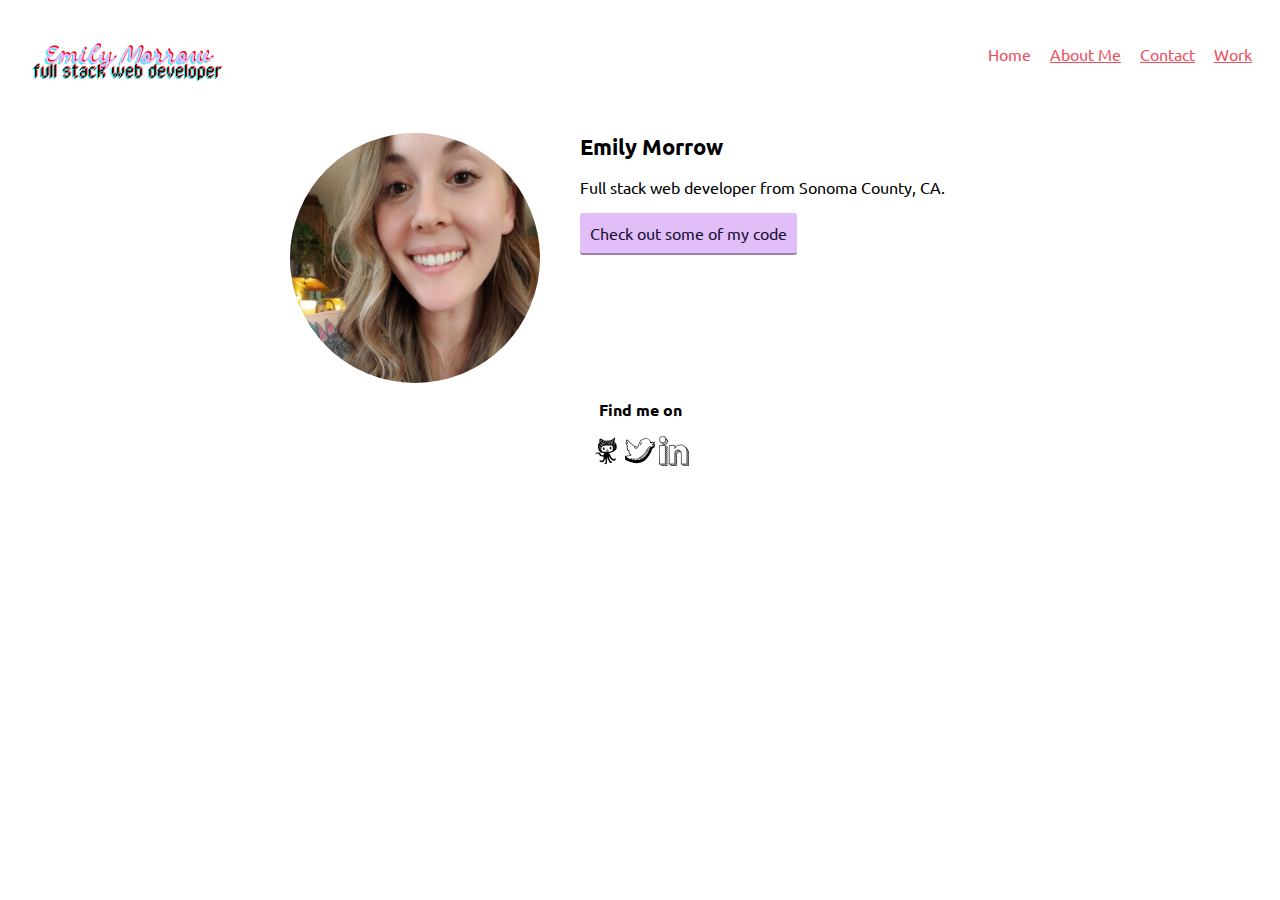
<file: index.html>
<!DOCTYPE html>
<html>

<head>
    <meta charset="utf-8">
    <title>Emily Morrow, Full Stack Web Developer</title>
    <link rel="icon" type="image/png" href="img/favicon-32x32.png" sizes="32x32">
    <link rel="preconnect" href="https://fonts.googleapis.com">
    <link rel="preconnect" href="https://fonts.gstatic.com" crossorigin>
    <link
        href="https://fonts.googleapis.com/css2?family=Ubuntu:ital,wght@0,300;0,400;0,500;0,700;1,300;1,400;1,500;1,700&display=swap"
        rel="stylesheet">
    <link rel="stylesheet" type="text/css" href="css/style.production.css">
    <meta name="viewport" content="width=device-width, initial-scale=1">
</head>

<body>
    <header class="page-header">
        <img src="img/emily-morrow-logo.png"
            alt="Personal logo of Emily Morrow, Full Stack Web Developer, Emily Morrow in pink cursive letters, Full Stack Web Developer in pixelated style lettering">
        <nav>
            <ul role="menubar" class="navigation-list">
                <li role="presentation">
                    <a href="index.html" role="menuitem" class="navigation-list__item navigation-list__item--active">Home</a>
                </li>
                <li role="presentation">
                    <a href="about.html" role="menuitem"
                        class="navigation-list__item">About Me</a>
                </li>
                <li role="presentation">
                    <a href="contact.html" role="menuitem" class="navigation-list__item">Contact</a>
                </li>
                <li role="presentation">
                    <a href="work.html" role="menuitem" class="navigation-list__item">Work</a>
                </li>
            </ul>
        </nav>
    </header>
    <div class="profile">
        <img src="img/personalphoto.png" class="profile_portrait" alt="Emily Morrow Portrait">
        <h1>Emily Morrow</h1>
        <p>
            Full stack <span>web</span> developer from Sonoma County, CA.
        </p>
        <a class="button" href="work.html">Check out some of my code</a>
    </div>

    <footer class="page-footer">
        <p>Find me on</p>
        <div class="social-media">
            <a href="https://github.com/emilym1989/" target="_blank"><img src="img/github_icon.svg" alt="Github"></a>
            <a href="https://x.com" target="_blank"><img src="img/twitter_icon.svg" alt="Twitter"></a>
            <a href="https://www.linkedin.com/in/emilymorrowchc/" target="_blank"><img src="img/linkedin_icon.svg"
                    alt="LinkedIn"></a>
        </div>
    </footer>
</body>

</html>
</file>
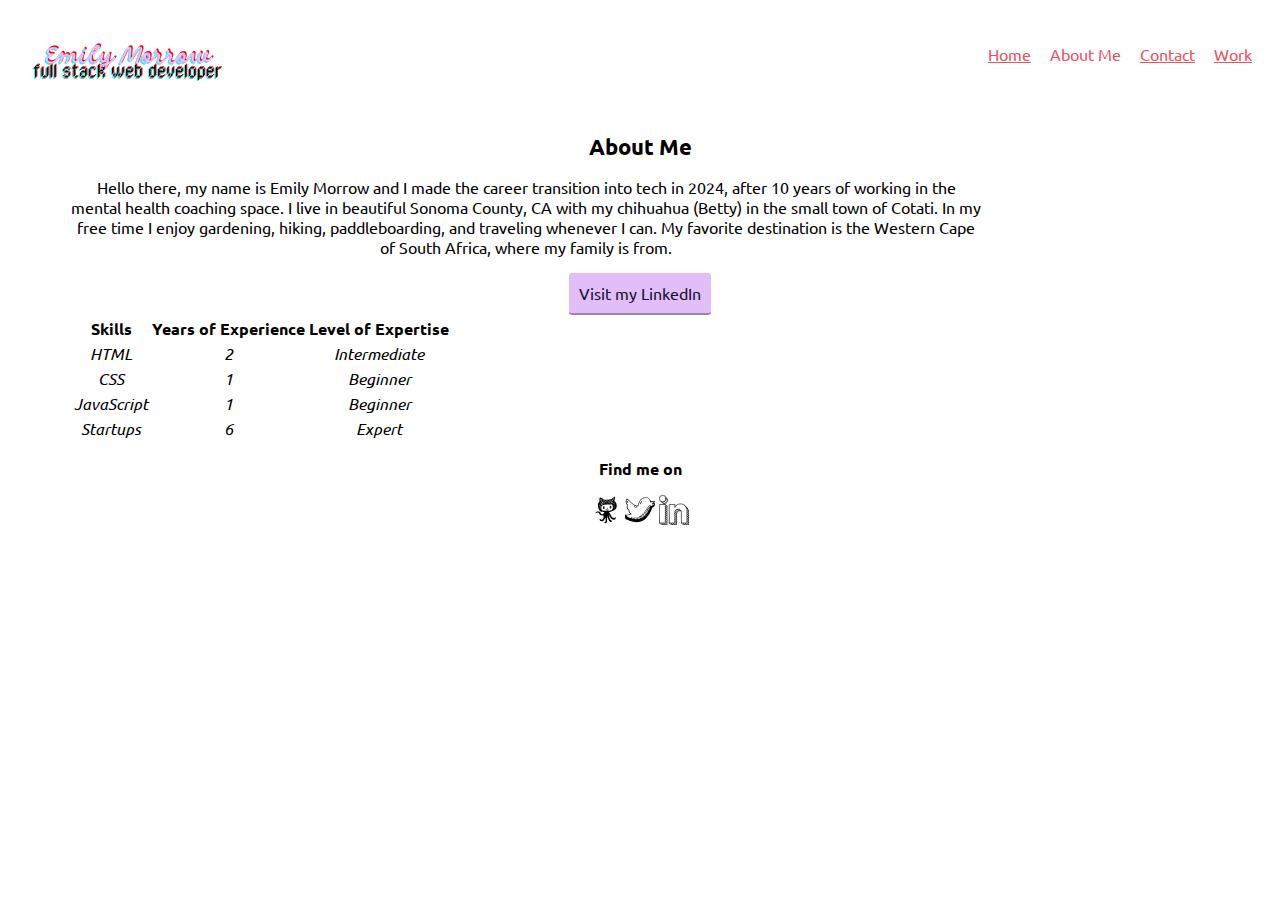
<file: about.html>
<!DOCTYPE html>
<html>
    <head>
        <meta charset="utf-8">
        <title>Emily Morrow, Full Stack Web Developer</title>
        <link rel="icon" type="image/png" href="/img/favicon-32x32.png" sizes="32x32">
        <link rel="preconnect" href="https://fonts.googleapis.com">
        <link rel="preconnect" href="https://fonts.gstatic.com" crossorigin>
        <link href="https://fonts.googleapis.com/css2?family=Ubuntu:ital,wght@0,300;0,400;0,500;0,700;1,300;1,400;1,500;1,700&display=swap" rel="stylesheet">
        <link rel="stylesheet" type="text/css" href="css/style.production.css">
        <meta name="viewport" content="width=device-width, initial-scale=1">
    </head>

    <body>
        <header class="page-header">
            <img src="img/emily-morrow-logo.png" alt="Personal logo of Emily Morrow, Full Stack Web Developer, Emily Morrow in pink cursive letters, Full Stack Web Developer in pixelated style lettering" >
            <nav>
                <ul role="menubar" class="navigation-list">
                    <li role="presentation">
                        <a href="index.html" role="menuitem" class="navigation-list__item">Home</a>
                    </li> 
                    <li role="presentation">
                        <a href="about.html" role="menuitem" class="navigation-list__item navigation-list__item--active">About Me</a>
                    </li>
                    <li role="presentation">
                        <a href="contact.html" role="menuitem" class="navigation-list__item">Contact</a>
                    </li>
                    <li role="presentation">
                        <a href="work.html" role="menuitem" class="navigation-list__item">Work</a>
                    </li>
                </ul>
                </nav>
        </header>

        <main class="container">
        <h1>About Me</h1>
        <p class="about-me-text">Hello there, my name is Emily Morrow and I made the career transition into tech in 2024, after 10 years of working in the mental health coaching space. I live in beautiful Sonoma County, CA with my chihuahua (Betty) in the small town of Cotati. In my free time I enjoy gardening, hiking, paddleboarding, and traveling whenever I can. My favorite destination is the Western Cape of South Africa, where my family is from.
        </p>
        <a href="https://www.linkedin.com/in/emilymorrowchc/" class="button" target="_blank" linkedin>Visit my LinkedIn</a>
        
        <table class="experience_table">
         <thead>
                <tr>
                    <th>Skills</th>
                    <th>Years of Experience</th>
                    <th>Level of Expertise</th>
                </tr>
            </thead>
            <tbody>
                <tr>
                    <td>HTML</td>
                    <td>2</td>
                    <td>Intermediate</td>
                </tr>
                <tr>
                    <td>CSS</td>
                    <td>1</td>
                    <td>Beginner</td>
                </tr>
                <tr>
                    <td>JavaScript</td>
                    <td>1</td>
                    <td>Beginner</td>
                </tr>
                <tr>
                    <td>Startups</td>
                    <td>6</td>
                    <td>Expert</td>
                </tr>
            </tbody>
        </table>

    </main>

        <footer>
            <p>Find me on</p>
            <a href="https://github.com/emilym1989/" target="_blank"><img src="img/github_icon.svg" alt="Github"></a>
            <a href="https://x.com" target="_blank"><img src="img/twitter_icon.svg" alt="Twitter"></a>
            <a href="https://www.linkedin.com/in/emilymorrowchc/" target="_blank"><img src="img/linkedin_icon.svg" alt="LinkedIn"></a>
        <br>
        </footer>
    </body>

</html>
</file>
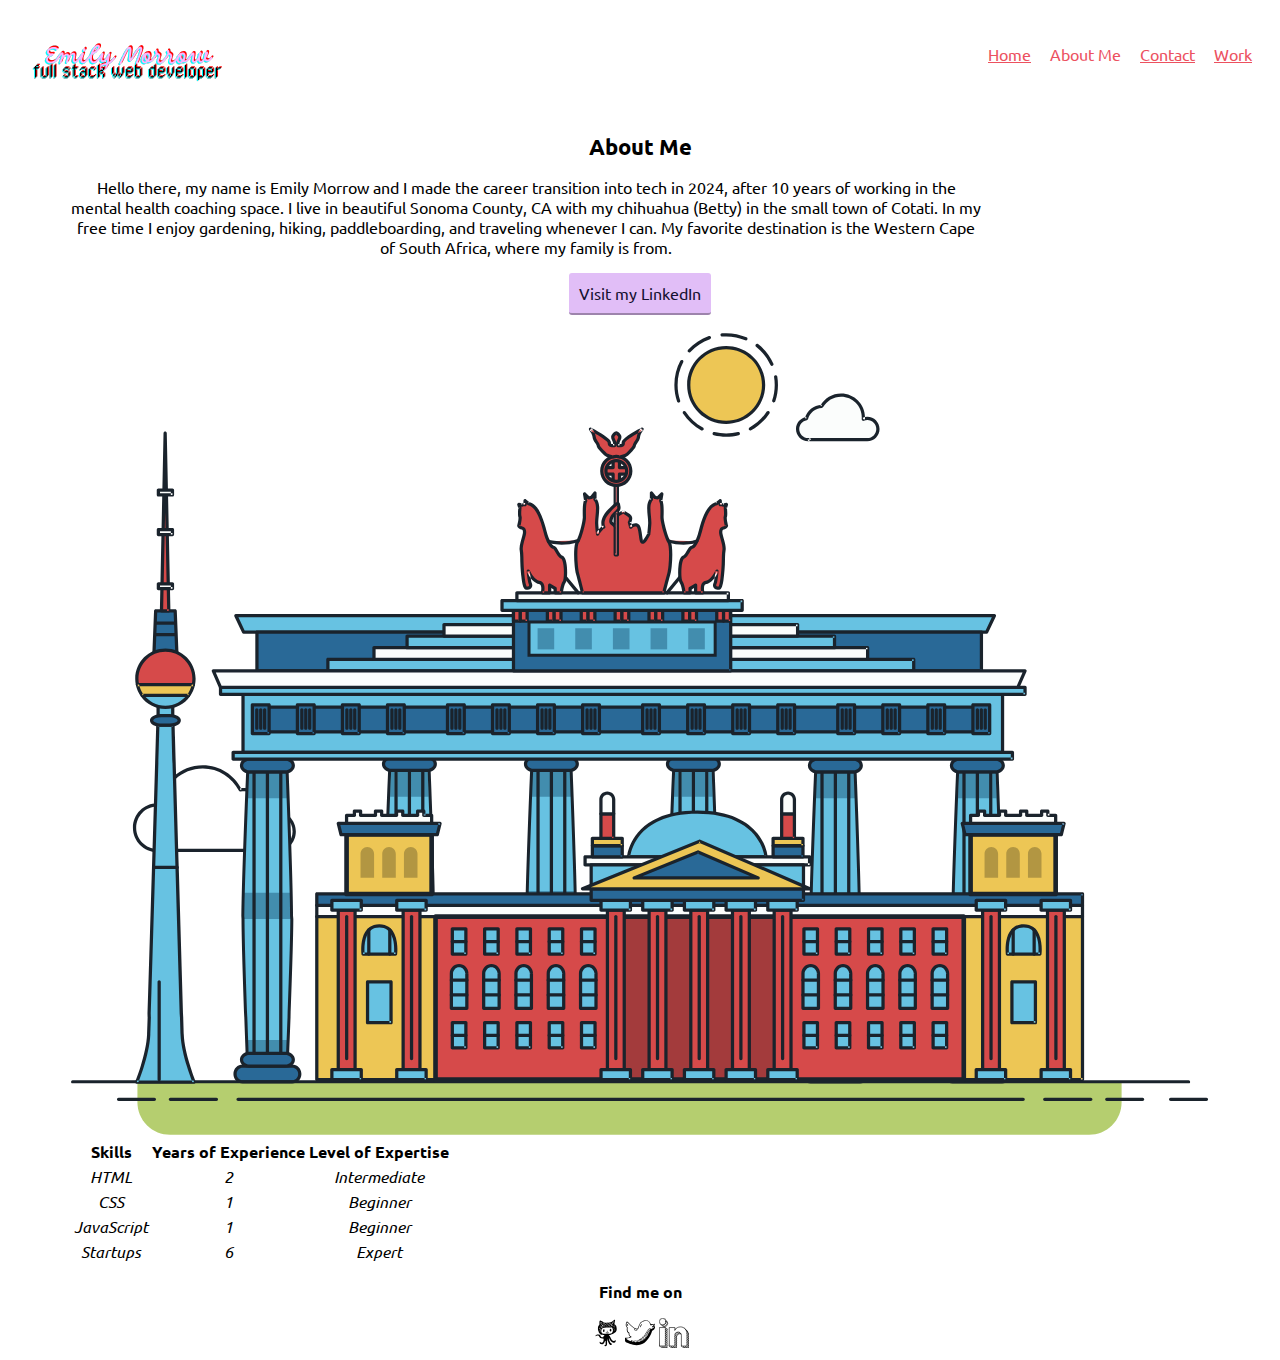
<file: aboutme.html>
<!DOCTYPE html>
<html>
    <head>
        <meta charset="utf-8">
        <title>Emily Morrow, Full Stack Web Developer</title>
        <link rel="icon" type="image/png" href="/img/favicon-32x32.png" sizes="32x32" />
        <link rel="preconnect" href="https://fonts.googleapis.com">
        <link rel="preconnect" href="https://fonts.gstatic.com" crossorigin>
        <link href="https://fonts.googleapis.com/css2?family=Ubuntu:ital,wght@0,300;0,400;0,500;0,700;1,300;1,400;1,500;1,700&display=swap" rel="stylesheet">
        <link rel="stylesheet" type="text/css" href="css/style.production.css">
        <meta name="viewport" content="width=device-width, initial-scale=1">
    </head>

    <body>
        <header class="page-header">
            <img src="/img/emily-morrow-logo.png" alt="Personal logo of Emily Morrow, Full Stack Web Developer, Emily Morrow in pink cursive letters, Full Stack Web Developer in pixelated style lettering" >
            <nav>
                <ul role="menubar" class="navigation-list">
                    <li role="presentation">
                        <a href="index.html" role="menuitem" class="navigation-list__item">Home</a>
                    </li> 
                    <li role="presentation">
                        <a href="about.html" role="menuitem" class="navigation-list__item navigation-list__item--active">About Me</a>
                    </li>
                    <li role="presentation">
                        <a href="contact.html" role="menuitem" class="navigation-list__item">Contact</a>
                    </li>
                    <li role="presentation">
                        <a href="work.html" role="menuitem" class="navigation-list__item">Work</a>
                    </li>
                </ul>
                </nav>
        </header>

        <main class="container">
        <h1>About Me</h1>
        <p class="about-me-text">Hello there, my name is Emily Morrow and I made the career transition into tech in 2024, after 10 years of working in the mental health coaching space. I live in beautiful Sonoma County, CA with my chihuahua (Betty) in the small town of Cotati. In my free time I enjoy gardening, hiking, paddleboarding, and traveling whenever I can. My favorite destination is the Western Cape of South Africa, where my family is from.
        </p>
        <a href="https://www.linkedin.com/in/emilymorrowchc/" class="button" target="_blank" linkedin>Visit my LinkedIn</a>

        <svg id="about-picture" xmlns="http://www.w3.org/2000/svg" class="berlin-illustration" height="auto" viewBox="0 0 700 505" xmlns:xlink="http://www.w3.org/1999/xlink">
            <defs>
                <polygon id="a" points=".06 231.917 .06 .929 688.717 .929 688.717 231.917"></polygon>
            </defs>
            <g fill="none" fill-rule="evenodd">
              <g transform="translate(0 241)" class="cloud-front">
              <path fill="#1A232C" d="M87.602,29 L87.602,28 C87.326,28.001 87.103,28.024 86.927,28.033 L86.979,29.031 L87.947,28.78 C85.741,20.282 78.041,14.002 68.852,14 C67.858,14 66.904,14.096 65.98,14.231 L66.125,15.22 L67.019,14.772 C62.626,6.015 53.567,0.001 43.102,0 C29.041,0.002 17.524,10.848 16.443,24.632 L17.44,24.71 L17.606,23.724 C16.803,23.589 15.969,23.5 15.102,23.5 C6.817,23.501 0.102,30.215 0.102,38.5 C0.102,46.785 6.817,53.499 15.102,53.5 L87.602,53.5 C94.644,53.499 100.351,47.792 100.352,40.75 C100.351,33.708 94.644,28.001 87.602,28 L87.602,30 C90.573,30 93.254,31.202 95.203,33.149 C97.15,35.097 98.351,37.778 98.352,40.75 C98.351,43.722 97.15,46.403 95.203,48.351 C93.254,50.298 90.573,51.5 87.602,51.5 L15.102,51.5 C11.509,51.5 8.265,50.046 5.909,47.692 C3.555,45.337 2.102,42.093 2.102,38.5 C2.102,34.907 3.555,31.663 5.909,29.308 C8.265,26.954 11.509,25.5 15.102,25.5 C15.831,25.5 16.553,25.575 17.273,25.697 C17.551,25.743 17.832,25.672 18.055,25.499 C18.277,25.325 18.414,25.07 18.436,24.789 C19.436,12.04 30.094,1.998 43.102,2 C52.786,1.999 61.163,7.564 65.231,15.669 C65.425,16.055 65.842,16.272 66.27,16.21 C67.132,16.084 67.988,16 68.852,16 C77.108,15.998 84.027,21.647 86.011,29.283 C86.13,29.741 86.557,30.054 87.031,30.03 C87.27,30.017 87.457,29.999 87.602,30 L87.602,29" transform="translate(38 36)"></path>
                </g>
                <path fill="#B5CE6F" d="M646.484,484.382 C646.484,489.501 644.531,494.62 640.627,498.525 C636.722,502.43 631.603,504.382 626.484,504.382 L60.873,504.382 C55.754,504.382 50.636,502.43 46.731,498.525 C42.826,494.62 40.873,489.501 40.873,484.382 L40.873,471.917 L646.484,471.917 L646.484,484.382"></path>
                <polyline fill="#67C2E2" points="334.824 185.029 101.449 185.029 106.209 195.08 563.438 195.08 568.2 185.029 334.824 185.029"></polyline>
                <path fill="#1A232C" d="M334.824,185.029 L334.824,184.029 L101.449,184.029 C101.104,184.029 100.788,184.203 100.604,184.494 C100.42,184.785 100.398,185.146 100.545,185.457 L105.306,195.508 C105.471,195.856 105.824,196.079 106.209,196.079 L563.438,196.079 C563.824,196.079 564.177,195.856 564.342,195.508 L569.104,185.457 C569.251,185.146 569.229,184.785 569.045,184.494 C568.861,184.203 568.544,184.029 568.2,184.029 L334.824,184.029 L334.824,186.029 L566.62,186.029 L562.806,194.08 L106.842,194.08 L103.029,186.029 L334.824,186.029 L334.824,185.029"></path>
                <polygon fill="#296997" points="114.416 218.974 560.222 218.974 560.222 195.08 114.416 195.08"></polygon>
                <path fill="#1A232C" d="M560.222,218.974 L560.222,217.974 L115.416,217.974 L115.416,196.079 L559.222,196.079 L559.222,218.974 L560.222,218.974 L560.222,217.974 L560.222,218.974 L561.222,218.974 L561.222,195.08 C561.222,194.816 561.115,194.559 560.929,194.372 C560.742,194.186 560.485,194.08 560.222,194.08 L114.416,194.08 C114.152,194.08 113.895,194.186 113.708,194.372 C113.522,194.559 113.416,194.816 113.416,195.08 L113.416,218.974 C113.416,219.237 113.522,219.495 113.708,219.681 C113.895,219.867 114.152,219.974 114.416,219.974 L560.222,219.974 C560.485,219.974 560.742,219.867 560.929,219.681 C561.115,219.495 561.222,219.237 561.222,218.974 L560.222,218.974"></path>
                <polygon fill="#67C2E2" points="105.85 269.08 573.225 269.08 573.225 233.398 105.85 233.398"></polygon>
                <path fill="#1A232C" d="M573.225,233.398 L573.225,232.398 L105.85,232.398 C105.587,232.398 105.329,232.505 105.143,232.691 C104.957,232.877 104.85,233.134 104.85,233.398 L104.85,269.08 C104.85,269.344 104.957,269.601 105.143,269.788 C105.329,269.974 105.587,270.08 105.85,270.08 L573.225,270.08 C573.488,270.08 573.745,269.974 573.932,269.788 C574.118,269.601 574.225,269.344 574.225,269.08 L574.225,233.398 C574.225,233.134 574.118,232.877 573.932,232.691 C573.745,232.505 573.488,232.398 573.225,232.398 L573.225,233.398 L572.225,233.398 L572.225,268.08 L106.85,268.08 L106.85,234.398 L573.225,234.398 L573.225,233.398 L572.225,233.398 L573.225,233.398"></path>
                <polygon fill="#296997" points="116.751 256.508 562.557 256.508 562.557 241.243 116.751 241.243"></polygon>
                <path fill="#1A232C" d="M562.557,256.508 L562.557,255.508 L117.75,255.508 L117.75,242.243 L561.557,242.243 L561.557,256.508 L562.557,256.508 L562.557,255.508 L562.557,256.508 L563.557,256.508 L563.557,241.243 C563.557,240.979 563.45,240.722 563.264,240.535 C563.078,240.349 562.82,240.243 562.557,240.243 L116.75,240.243 C116.487,240.243 116.23,240.349 116.043,240.535 C115.857,240.722 115.751,240.979 115.751,241.243 L115.751,256.508 C115.751,256.771 115.857,257.029 116.043,257.215 C116.23,257.401 116.487,257.508 116.751,257.508 L562.557,257.508 C562.82,257.508 563.077,257.401 563.264,257.215 C563.45,257.029 563.557,256.771 563.557,256.508 L562.557,256.508"></path>
                <polygon fill="#67C2E2" points="158.07 218.974 518.563 218.974 518.563 211.858 158.07 211.858"></polygon>
                <path fill="#1A232C" d="M518.563,211.858 L518.563,210.858 L158.07,210.858 C157.807,210.858 157.549,210.964 157.363,211.151 C157.177,211.337 157.07,211.594 157.07,211.858 L157.07,218.974 C157.07,219.237 157.177,219.495 157.363,219.681 C157.549,219.867 157.807,219.974 158.07,219.974 L518.563,219.974 C518.826,219.974 519.083,219.867 519.27,219.681 C519.456,219.495 519.562,219.237 519.562,218.974 L519.562,211.858 C519.562,211.594 519.456,211.337 519.27,211.151 C519.083,210.964 518.826,210.858 518.563,210.858 L518.563,211.858 L517.563,211.858 L517.563,217.974 L159.07,217.974 L159.07,212.858 L518.563,212.858 L518.563,211.858 L517.563,211.858 L518.563,211.858"></path>
                <polygon fill="#FBFDFC" points="186.438 211.858 490.194 211.858 490.194 204.741 186.438 204.741"></polygon>
                <path fill="#1A232C" d="M490.194,204.741 L490.194,203.741 L186.438,203.741 C186.175,203.741 185.917,203.848 185.731,204.034 C185.545,204.221 185.438,204.478 185.438,204.741 L185.438,211.858 C185.438,212.121 185.545,212.379 185.731,212.565 C185.917,212.751 186.175,212.858 186.438,212.858 L490.194,212.858 C490.458,212.858 490.715,212.751 490.902,212.565 C491.088,212.379 491.194,212.121 491.194,211.858 L491.194,204.741 C491.194,204.478 491.088,204.221 490.902,204.034 C490.715,203.848 490.458,203.741 490.194,203.741 L490.194,204.741 L489.194,204.741 L489.194,210.858 L187.438,210.858 L187.438,205.741 L490.194,205.741 L490.194,204.741 L489.194,204.741 L490.194,204.741"></path>
                <polygon fill="#67C2E2" points="206.805 204.741 469.828 204.741 469.828 197.624 206.805 197.624"></polygon>
                <path fill="#1A232C" d="M469.828,197.624 L469.828,196.624 L206.805,196.624 C206.541,196.624 206.284,196.731 206.098,196.917 C205.911,197.103 205.805,197.361 205.805,197.624 L205.805,204.741 C205.805,205.005 205.911,205.262 206.098,205.449 C206.284,205.635 206.541,205.741 206.805,205.741 L469.828,205.741 C470.091,205.741 470.349,205.635 470.535,205.449 C470.722,205.262 470.828,205.005 470.828,204.741 L470.828,197.624 C470.828,197.361 470.722,197.103 470.535,196.917 C470.349,196.731 470.091,196.624 469.828,196.624 L469.828,197.624 L468.828,197.624 L468.828,203.741 L207.805,203.741 L207.805,198.624 L469.828,198.624 L469.828,197.624 L468.828,197.624 L469.828,197.624"></path>
                <polygon fill="#FBFDFC" points="229.521 197.624 447.111 197.624 447.111 190.509 229.521 190.509"></polygon>
                <path fill="#1A232C" d="M447.111,190.509 L447.111,189.509 L229.521,189.509 C229.258,189.509 229,189.616 228.814,189.802 C228.628,189.988 228.521,190.246 228.521,190.509 L228.521,197.624 C228.521,197.888 228.628,198.145 228.814,198.332 C229,198.518 229.258,198.624 229.521,198.624 L447.111,198.624 C447.375,198.624 447.632,198.518 447.818,198.332 C448.005,198.145 448.111,197.888 448.111,197.624 L448.111,190.509 C448.111,190.246 448.005,189.988 447.818,189.802 C447.632,189.616 447.375,189.509 447.111,189.509 L447.111,190.509 L446.111,190.509 L446.111,196.624 L230.521,196.624 L230.521,191.509 L447.111,191.509 L447.111,190.509 L446.111,190.509 L447.111,190.509"></path>
                <path fill="#67C2E2" d="M135.607,355.447 C135.163,337.766 134.264,313.326 133.648,297.387 C133.274,287.721 133.004,281.18 133.004,281.18 L108.722,281.18 C108.722,281.18 108.452,287.721 108.079,297.387 C107.462,313.326 106.563,337.766 106.119,355.447 C105.953,362.059 105.85,367.732 105.85,371.653 L105.85,371.654 C105.85,386.117 107.243,424.332 108.089,446.189 C108.457,455.706 108.722,462.126 108.722,462.126 L133.004,462.126 C133.004,462.126 133.269,455.706 133.637,446.189 C134.482,424.332 135.876,386.117 135.876,371.654 L135.876,371.653 C135.876,367.732 135.773,362.059 135.607,355.447"></path>
                <path fill="#428DAE" d="M133.648 297.387L108.079 297.387C108.452 287.721 108.722 281.18 108.722 281.18L133.004 281.18C133.004 281.18 133.274 287.721 133.648 297.387M135.876 371.654L105.85 371.654 105.85 371.653C105.85 367.732 105.953 362.059 106.119 355.447L135.607 355.447C135.773 362.059 135.876 367.732 135.876 371.653L135.876 371.654M133.004 462.126L108.722 462.126C108.722 462.126 108.457 455.706 108.089 446.189L133.637 446.189C133.269 455.706 133.004 462.126 133.004 462.126"></path>
                <path fill="#1A232C" d="M109.612,461.199 L132.114,461.199 C132.447,453.007 134.949,390.886 134.949,371.653 C134.949,352.42 132.447,290.299 132.114,282.108 L109.612,282.108 C109.279,290.299 106.778,352.42 106.778,371.653 C106.778,390.886 109.279,453.007 109.612,461.199 Z M133.895,463.054 L107.832,463.054 L107.794,462.164 C107.766,461.466 104.922,392.193 104.922,371.653 C104.922,351.114 107.766,281.839 107.794,281.142 L107.832,280.252 L133.895,280.252 L133.931,281.142 C133.96,281.839 136.804,351.114 136.804,371.653 C136.804,392.193 133.96,461.466 133.931,462.164 L133.895,463.054 L133.895,463.054 Z"></path>
                <path fill="#1A232C" d="M111.638 281.18L111.638 462.126C111.638 462.679 112.086 463.126 112.638 463.126 113.19 463.126 113.638 462.679 113.638 462.126L113.638 281.18C113.638 280.628 113.19 280.18 112.638 280.18 112.086 280.18 111.638 280.628 111.638 281.18M119.863 281.18L119.863 462.126C119.863 462.679 120.311 463.126 120.863 463.126 121.416 463.126 121.863 462.679 121.863 462.126L121.863 281.18C121.863 280.628 121.416 280.18 120.863 280.18 120.311 280.18 119.863 280.628 119.863 281.18M128.088 281.18L128.088 462.126C128.088 462.679 128.536 463.126 129.088 463.126 129.64 463.126 130.088 462.679 130.088 462.126L130.088 281.18C130.088 280.628 129.64 280.18 129.088 280.18 128.536 280.18 128.088 280.628 128.088 281.18"></path>
                <path fill="#296997" d="M136.79,277.265 C136.79,279.418 134.675,281.18 132.09,281.18 L109.636,281.18 C107.051,281.18 104.936,279.418 104.936,277.265 C104.936,275.111 107.051,273.349 109.636,273.349 L132.09,273.349 C134.675,273.349 136.79,275.111 136.79,277.265"></path>
                <path fill="#1A232C" d="M136.79,277.265 L135.79,277.265 C135.789,278.005 135.433,278.704 134.769,279.262 C134.109,279.814 133.155,280.181 132.09,280.18 L109.636,280.18 C108.571,280.181 107.617,279.814 106.956,279.262 C106.293,278.704 105.936,278.005 105.936,277.265 C105.936,276.524 106.293,275.825 106.957,275.267 C107.617,274.715 108.571,274.348 109.636,274.349 L132.09,274.349 C133.155,274.348 134.109,274.716 134.769,275.267 C135.433,275.825 135.789,276.524 135.79,277.265 L137.79,277.265 C137.791,275.851 137.09,274.593 136.049,273.731 C135.006,272.863 133.61,272.35 132.09,272.349 L109.636,272.349 C108.116,272.35 106.72,272.863 105.676,273.731 C104.636,274.593 103.935,275.851 103.936,277.265 C103.935,278.678 104.636,279.937 105.677,280.798 C106.72,281.666 108.116,282.179 109.636,282.18 L132.09,282.18 C133.61,282.179 135.006,281.666 136.049,280.798 C137.09,279.937 137.791,278.678 137.79,277.265 L136.79,277.265"></path>
                <path fill="#296997" d="M140.775,467.217 C140.775,469.803 138.661,471.917 136.076,471.917 L105.65,471.917 C103.065,471.917 100.951,469.803 100.951,467.217 L100.951,466.825 C100.951,464.241 103.065,462.126 105.65,462.126 L136.076,462.126 C138.661,462.126 140.775,464.241 140.775,466.825 L140.775,467.217"></path>
                <path fill="#1A232C" d="M140.775,467.217 L139.775,467.217 C139.775,468.235 139.361,469.155 138.688,469.83 C138.013,470.503 137.093,470.917 136.076,470.917 L105.65,470.917 C104.633,470.917 103.713,470.504 103.038,469.83 C102.365,469.155 101.951,468.235 101.951,467.217 L101.951,466.825 C101.951,465.808 102.365,464.889 103.038,464.214 C103.713,463.54 104.633,463.127 105.65,463.126 L136.076,463.126 C137.093,463.127 138.013,463.54 138.688,464.214 C139.362,464.889 139.775,465.808 139.775,466.825 L139.775,467.217 L141.775,467.217 L141.775,466.825 C141.772,463.684 139.217,461.13 136.076,461.126 L105.65,461.126 C102.509,461.13 99.955,463.684 99.951,466.825 L99.951,467.217 C99.954,470.36 102.509,472.914 105.65,472.917 L136.076,472.917 C139.217,472.914 141.772,470.36 141.775,467.217 L140.775,467.217"></path>
                <path fill="#296997" d="M136.79,458.208 C136.79,460.363 134.675,462.126 132.09,462.126 L109.636,462.126 C107.051,462.126 104.936,460.363 104.936,458.208 C104.936,456.057 107.051,454.292 109.636,454.292 L132.09,454.292 C134.675,454.292 136.79,456.057 136.79,458.208"></path>
                <path fill="#1A232C" d="M136.79,458.208 L135.79,458.208 C135.789,458.949 135.432,459.649 134.769,460.207 C134.108,460.76 133.154,461.128 132.09,461.126 L109.636,461.126 C108.572,461.128 107.617,460.76 106.957,460.207 C106.293,459.649 105.936,458.949 105.936,458.208 C105.936,457.47 106.293,456.77 106.957,456.212 C107.617,455.659 108.572,455.291 109.636,455.292 L132.09,455.292 C133.154,455.291 134.108,455.659 134.769,456.212 C135.433,456.77 135.789,457.47 135.79,458.208 L137.79,458.208 C137.791,456.796 137.09,455.538 136.05,454.675 C135.006,453.808 133.61,453.294 132.09,453.292 L109.636,453.292 C108.115,453.294 106.719,453.808 105.676,454.675 C104.636,455.538 103.935,456.796 103.936,458.208 C103.935,459.622 104.636,460.881 105.676,461.743 C106.72,462.611 108.116,463.125 109.636,463.126 L132.09,463.126 C133.61,463.125 135.006,462.611 136.05,461.743 C137.09,460.881 137.791,459.622 137.79,458.208 L136.79,458.208"></path>
                <path fill="#67C2E2" d="M572.471,355.447 C572.025,337.766 571.126,313.326 570.51,297.387 C570.137,287.721 569.867,281.18 569.867,281.18 L545.585,281.18 C545.585,281.18 545.315,287.721 544.942,297.387 C544.326,313.326 543.427,337.766 542.981,355.447 C542.815,362.059 542.713,367.732 542.713,371.653 L542.713,371.654 C542.713,386.117 544.107,424.332 544.952,446.189 C545.32,455.706 545.585,462.126 545.585,462.126 L569.867,462.126 C569.867,462.126 570.132,455.706 570.499,446.189 C571.346,424.332 572.739,386.117 572.739,371.654 L572.739,371.653 C572.739,367.732 572.637,362.059 572.471,355.447"></path>
                <path fill="#428DAE" d="M569.582 297.387L566.951 297.387 566.951 282.108 568.977 282.108C569.063 284.206 569.29 289.841 569.582 297.387M564.951 297.387L545.871 297.387C546.162 289.841 546.39 284.206 546.476 282.108L564.951 282.108 564.951 297.387M571.8 369.187L566.951 369.187 566.951 356.265 571.562 356.265C571.685 361.272 571.771 365.701 571.8 369.187M564.951 369.187L543.653 369.187C543.684 365.512 543.777 360.79 543.912 355.447L553.551 355.447 553.551 356.265 564.951 356.265 564.951 369.187"></path>
                <path fill="#1A232C" d="M546.476,461.199 L568.977,461.199 C569.31,453.007 571.812,390.886 571.812,371.653 C571.812,352.42 569.31,290.299 568.977,282.108 L546.476,282.108 C546.142,290.299 543.642,352.42 543.642,371.653 C543.642,390.886 546.142,453.007 546.476,461.199 M570.758,463.054 L544.694,463.054 L544.658,462.164 C544.629,461.466 541.785,392.193 541.785,371.653 C541.785,351.114 544.629,281.839 544.658,281.142 L544.694,280.252 L570.758,280.252 L570.795,281.142 C570.823,281.839 573.667,351.114 573.667,371.653 C573.667,392.193 570.823,461.466 570.795,462.164 L570.758,463.054"></path>
                <path fill="#1A232C" d="M548.501 281.18L548.501 462.126C548.501 462.679 548.949 463.126 549.501 463.126 550.053 463.126 550.501 462.679 550.501 462.126L550.501 281.18C550.501 280.628 550.053 280.18 549.501 280.18 548.949 280.18 548.501 280.628 548.501 281.18M556.727 281.18L556.727 462.126C556.727 462.679 557.174 463.126 557.727 463.126 558.279 463.126 558.727 462.679 558.727 462.126L558.727 281.18C558.727 280.628 558.279 280.18 557.727 280.18 557.174 280.18 556.727 280.628 556.727 281.18M564.951 281.18L564.951 462.126C564.951 462.679 565.399 463.126 565.951 463.126 566.503 463.126 566.951 462.679 566.951 462.126L566.951 281.18C566.951 280.628 566.503 280.18 565.951 280.18 565.399 280.18 564.951 280.628 564.951 281.18"></path>
                <path fill="#296997" d="M573.653,277.265 C573.653,279.418 571.537,281.18 568.953,281.18 L546.499,281.18 C543.915,281.18 541.799,279.418 541.799,277.265 C541.799,275.111 543.915,273.349 546.499,273.349 L568.953,273.349 C571.537,273.349 573.653,275.111 573.653,277.265"></path>
                <path fill="#1A232C" d="M573.653,277.265 L572.653,277.265 C572.653,278.005 572.296,278.704 571.632,279.262 C570.972,279.814 570.017,280.181 568.953,280.18 L546.499,280.18 C545.435,280.181 544.48,279.814 543.82,279.262 C543.156,278.704 542.8,278.005 542.799,277.265 C542.8,276.525 543.156,275.825 543.82,275.267 C544.481,274.715 545.435,274.348 546.499,274.349 L568.953,274.349 C570.017,274.348 570.972,274.715 571.632,275.267 C572.296,275.825 572.653,276.525 572.653,277.265 L574.653,277.265 C574.654,275.851 573.953,274.593 572.912,273.731 C571.869,272.863 570.473,272.35 568.953,272.349 L546.499,272.349 C544.979,272.35 543.583,272.863 542.54,273.731 C541.499,274.593 540.798,275.851 540.799,277.265 C540.798,278.679 541.499,279.937 542.54,280.798 C543.583,281.666 544.979,282.179 546.499,282.18 L568.953,282.18 C570.473,282.179 571.869,281.666 572.912,280.798 C573.953,279.937 574.654,278.679 574.653,277.265 L573.653,277.265"></path>
                <path fill="#296997" d="M577.639,467.217 C577.639,469.803 575.524,471.917 572.938,471.917 L542.514,471.917 C539.929,471.917 537.813,469.803 537.813,467.217 L537.813,466.825 C537.813,464.241 539.929,462.126 542.514,462.126 L572.938,462.126 C575.524,462.126 577.639,464.241 577.639,466.825 L577.639,467.217"></path>
                <path fill="#1A232C" d="M577.639,467.217 L576.639,467.217 C576.638,468.235 576.225,469.155 575.551,469.83 C574.876,470.503 573.956,470.917 572.938,470.917 L542.514,470.917 C541.497,470.917 540.576,470.503 539.901,469.83 C539.227,469.155 538.814,468.234 538.813,467.217 L538.813,466.825 C538.814,465.808 539.227,464.889 539.901,464.214 C540.576,463.54 541.497,463.127 542.514,463.126 L572.938,463.126 C573.956,463.127 574.876,463.54 575.551,464.214 C576.225,464.888 576.638,465.808 576.639,466.825 L576.639,467.217 L578.639,467.217 L578.639,466.825 C578.635,463.684 576.081,461.13 572.938,461.126 L542.514,461.126 C539.372,461.13 536.817,463.684 536.813,466.825 L536.813,467.217 C536.817,470.36 539.372,472.914 542.514,472.917 L572.938,472.917 C576.081,472.914 578.635,470.359 578.639,467.217 L577.639,467.217"></path>
                <path fill="#296997" d="M573.653,458.208 C573.653,460.363 571.537,462.126 568.953,462.126 L546.499,462.126 C543.915,462.126 541.799,460.363 541.799,458.208 C541.799,456.057 543.915,454.292 546.499,454.292 L568.953,454.292 C571.537,454.292 573.653,456.057 573.653,458.208"></path>
                <path fill="#1A232C" d="M573.653,458.208 L572.653,458.208 C572.653,458.949 572.296,459.649 571.632,460.207 C570.971,460.76 570.017,461.128 568.953,461.126 L546.499,461.126 C545.435,461.128 544.481,460.76 543.82,460.207 C543.157,459.649 542.799,458.949 542.799,458.208 C542.799,457.47 543.156,456.77 543.82,456.212 C544.481,455.659 545.435,455.291 546.499,455.292 L568.953,455.292 C570.017,455.291 570.971,455.659 571.632,456.212 C572.296,456.77 572.653,457.47 572.653,458.208 L574.653,458.208 C574.654,456.796 573.953,455.538 572.912,454.675 C571.869,453.808 570.473,453.294 568.953,453.292 L546.499,453.292 C544.979,453.294 543.583,453.808 542.54,454.675 C541.499,455.538 540.798,456.796 540.799,458.208 C540.798,459.622 541.499,460.881 542.54,461.743 C543.583,462.611 544.979,463.125 546.499,463.126 L568.953,463.126 C570.473,463.125 571.869,462.611 572.912,461.743 C573.953,460.881 574.654,459.622 574.653,458.208 L573.653,458.208"></path>
                <path fill="#67C2E2" d="M485.098,355.447 C484.654,337.766 483.753,313.326 483.137,297.387 C482.764,287.721 482.494,281.18 482.494,281.18 L458.213,281.18 C458.213,281.18 457.942,287.721 457.569,297.387 C456.953,313.326 456.055,337.766 455.608,355.447 C455.443,362.059 455.34,367.732 455.34,371.653 L455.34,371.654 C455.34,386.117 456.733,424.332 457.58,446.189 C457.948,455.706 458.213,462.126 458.213,462.126 L482.494,462.126 C482.494,462.126 482.759,455.706 483.126,446.189 C483.973,424.332 485.366,386.117 485.366,371.654 L485.366,371.653 C485.366,367.732 485.265,362.059 485.098,355.447"></path>
                <path fill="#428DAE" d="M483.137 297.387L457.569 297.387C457.942 287.721 458.213 281.18 458.213 281.18L482.494 281.18C482.494 281.18 482.764 287.721 483.137 297.387M485.355 369.187L455.351 369.187C455.382 365.502 455.475 360.78 455.608 355.447L485.098 355.447C485.232 360.78 485.325 365.502 485.355 369.187"></path>
                <path fill="#1A232C" d="M459.103,461.199 L481.605,461.199 C481.938,453.007 484.439,390.886 484.439,371.653 C484.439,352.42 481.938,290.299 481.605,282.108 L459.103,282.108 C458.769,290.299 456.268,352.42 456.268,371.653 C456.268,390.886 458.769,453.007 459.103,461.199 Z M483.386,463.054 L457.321,463.054 L457.285,462.164 C457.256,461.466 454.412,392.193 454.412,371.653 C454.412,351.114 457.256,281.839 457.285,281.142 L457.321,280.252 L483.386,280.252 L483.422,281.142 C483.45,281.839 486.294,351.114 486.294,371.653 C486.294,392.193 483.45,461.466 483.422,462.164 L483.386,463.054 L483.386,463.054 Z"></path>
                <path fill="#1A232C" d="M461.128 281.18L461.128 462.126C461.128 462.679 461.576 463.126 462.128 463.126 462.68 463.126 463.128 462.679 463.128 462.126L463.128 281.18C463.128 280.628 462.68 280.18 462.128 280.18 461.576 280.18 461.128 280.628 461.128 281.18M469.354 281.18L469.354 462.126C469.354 462.679 469.801 463.126 470.354 463.126 470.906 463.126 471.354 462.679 471.354 462.126L471.354 281.18C471.354 280.628 470.906 280.18 470.354 280.18 469.801 280.18 469.354 280.628 469.354 281.18M477.578 281.18L477.578 462.126C477.578 462.679 478.026 463.126 478.578 463.126 479.13 463.126 479.578 462.679 479.578 462.126L479.578 281.18C479.578 280.628 479.13 280.18 478.578 280.18 478.026 280.18 477.578 280.628 477.578 281.18"></path>
                <path fill="#296997" d="M486.281,277.265 C486.281,279.418 484.164,281.18 481.58,281.18 L459.126,281.18 C456.542,281.18 454.426,279.418 454.426,277.265 C454.426,275.111 456.542,273.349 459.126,273.349 L481.58,273.349 C484.164,273.349 486.281,275.111 486.281,277.265"></path>
                <path fill="#1A232C" d="M486.281,277.265 L485.281,277.265 C485.281,278.005 484.924,278.704 484.26,279.262 C483.599,279.814 482.644,280.181 481.58,280.18 L459.126,280.18 C458.062,280.181 457.107,279.814 456.447,279.262 C455.783,278.704 455.427,278.005 455.426,277.265 C455.427,276.525 455.783,275.825 456.447,275.267 C457.108,274.715 458.062,274.348 459.126,274.349 L481.58,274.349 C482.644,274.348 483.599,274.716 484.26,275.268 C484.924,275.825 485.281,276.525 485.281,277.265 L487.281,277.265 C487.282,275.851 486.58,274.593 485.54,273.731 C484.496,272.863 483.1,272.35 481.58,272.349 L459.126,272.349 C457.606,272.35 456.21,272.863 455.167,273.731 C454.126,274.593 453.425,275.851 453.426,277.265 C453.425,278.679 454.126,279.937 455.167,280.798 C456.21,281.666 457.606,282.179 459.126,282.18 L481.58,282.18 C483.1,282.179 484.496,281.666 485.54,280.799 C486.58,279.937 487.282,278.679 487.281,277.265 L486.281,277.265"></path>
                <path fill="#296997" d="M490.266,467.217 C490.266,469.803 488.151,471.917 485.565,471.917 L455.141,471.917 C452.556,471.917 450.44,469.803 450.44,467.217 L450.44,466.825 C450.44,464.241 452.556,462.126 455.141,462.126 L485.565,462.126 C488.151,462.126 490.266,464.241 490.266,466.825 L490.266,467.217"></path>
                <path fill="#1A232C" d="M490.266,467.217 L489.266,467.217 C489.265,468.235 488.852,469.155 488.178,469.83 C487.503,470.503 486.583,470.917 485.565,470.917 L455.141,470.917 C454.124,470.917 453.203,470.503 452.528,469.83 C451.854,469.155 451.441,468.234 451.44,467.217 L451.44,466.825 C451.441,465.808 451.854,464.889 452.528,464.214 C453.203,463.54 454.124,463.127 455.141,463.126 L485.565,463.126 C486.583,463.127 487.503,463.54 488.178,464.214 C488.852,464.888 489.265,465.808 489.266,466.825 L489.266,467.217 L491.266,467.217 L491.266,466.825 C491.262,463.684 488.708,461.13 485.565,461.126 L455.141,461.126 C451.999,461.13 449.444,463.684 449.44,466.825 L449.44,467.217 C449.444,470.36 451.999,472.914 455.141,472.917 L485.565,472.917 C488.708,472.914 491.262,470.359 491.266,467.217 L490.266,467.217"></path>
                <path fill="#296997" d="M486.281,458.208 C486.281,460.363 484.164,462.126 481.58,462.126 L459.126,462.126 C456.542,462.126 454.426,460.363 454.426,458.208 C454.426,456.057 456.542,454.292 459.126,454.292 L481.58,454.292 C484.164,454.292 486.281,456.057 486.281,458.208"></path>
                <path fill="#1A232C" d="M486.281,458.208 L485.281,458.208 C485.281,458.949 484.923,459.649 484.26,460.207 C483.599,460.76 482.644,461.128 481.58,461.126 L459.126,461.126 C458.062,461.128 457.108,460.76 456.447,460.207 C455.784,459.649 455.427,458.949 455.426,458.208 C455.426,457.47 455.783,456.77 456.447,456.212 C457.108,455.659 458.062,455.291 459.126,455.292 L481.58,455.292 C482.644,455.291 483.598,455.659 484.26,456.212 C484.924,456.77 485.281,457.47 485.281,458.208 L487.281,458.208 C487.282,456.795 486.58,455.538 485.54,454.675 C484.496,453.808 483.1,453.294 481.58,453.292 L459.126,453.292 C457.606,453.294 456.21,453.808 455.167,454.675 C454.126,455.538 453.425,456.796 453.426,458.208 C453.425,459.622 454.126,460.881 455.167,461.743 C456.21,462.611 457.606,463.125 459.126,463.126 L481.58,463.126 C483.1,463.125 484.496,462.611 485.54,461.743 C486.581,460.881 487.282,459.622 487.281,458.208 L486.281,458.208"></path>
                <path fill="#67C2E2" d="M397.726,354.466 C397.28,336.787 396.381,312.346 395.765,296.407 C395.392,286.742 395.122,280.2 395.122,280.2 L370.84,280.2 C370.84,280.2 370.57,286.742 370.197,296.407 C369.581,312.346 368.682,336.787 368.236,354.466 C368.07,361.078 367.968,366.751 367.968,370.672 L367.968,370.673 C367.968,385.136 369.361,423.352 370.207,445.208 C370.575,454.726 370.84,461.146 370.84,461.146 L395.122,461.146 C395.122,461.146 395.386,454.726 395.754,445.208 C396.601,423.352 397.994,385.136 397.994,370.673 L397.994,370.672 C397.994,366.751 397.892,361.078 397.726,354.466"></path>
                <path fill="#428DAE" d="M394.837 296.407L392.206 296.407 392.206 281.127 394.233 281.127C394.318 283.225 394.545 288.861 394.837 296.407L394.837 296.407zM383.981 296.407L390.206 296.407 390.206 281.127 383.981 281.127 383.981 296.407zM375.756 296.407L381.98 296.407 381.98 281.127 375.756 281.127 375.756 296.407zM373.756 296.407L371.126 296.407C371.417 288.861 371.645 283.225 371.73 281.127L373.756 281.127 373.756 296.407 373.756 296.407zM397.062 369.187L392.206 369.187 392.206 354.466 396.796 354.466C396.943 360.298 397.041 365.389 397.062 369.187L397.062 369.187zM383.981 369.187L390.206 369.187 390.206 354.466 383.981 354.466 383.981 369.187zM375.756 369.187L381.98 369.187 381.98 354.466 375.756 354.466 375.756 369.187zM373.756 369.187L368.9 369.187C368.921 365.389 369.019 360.298 369.166 354.466L373.756 354.466 373.756 369.187 373.756 369.187z"></path>
                <path fill="#1A232C" d="M371.73,460.218 L394.233,460.218 C394.565,452.027 397.066,389.906 397.066,370.672 C397.066,351.44 394.565,289.319 394.233,281.127 L371.73,281.127 C371.397,289.319 368.895,351.44 368.895,370.672 C368.895,389.906 371.397,452.027 371.73,460.218 M396.013,462.074 L369.949,462.074 L369.912,461.184 C369.884,460.486 367.04,391.212 367.04,370.672 C367.04,350.133 369.884,280.859 369.912,280.162 L369.949,279.272 L396.013,279.272 L396.05,280.162 C396.078,280.859 398.922,350.133 398.922,370.672 C398.922,391.212 396.078,460.486 396.05,461.184 L396.013,462.074"></path>
                <path fill="#1A232C" d="M373.756 280.2L373.756 461.146C373.756 461.698 374.203 462.146 374.756 462.146 375.308 462.146 375.756 461.698 375.756 461.146L375.756 280.2C375.756 279.647 375.308 279.2 374.756 279.2 374.203 279.2 373.756 279.647 373.756 280.2M381.98 280.2L381.98 461.146C381.98 461.698 382.428 462.146 382.98 462.146 383.533 462.146 383.981 461.698 383.981 461.146L383.981 280.2C383.981 279.647 383.533 279.2 382.98 279.2 382.428 279.2 381.98 279.647 381.98 280.2M390.206 280.2L390.206 461.146C390.206 461.698 390.654 462.146 391.206 462.146 391.758 462.146 392.206 461.698 392.206 461.146L392.206 280.2C392.206 279.647 391.758 279.2 391.206 279.2 390.654 279.2 390.206 279.647 390.206 280.2"></path>
                <path fill="#296997" d="M398.908,276.285 C398.908,278.439 396.792,280.2 394.208,280.2 L371.754,280.2 C369.17,280.2 367.053,278.439 367.053,276.285 C367.053,274.13 369.17,272.369 371.754,272.369 L394.208,272.369 C396.792,272.369 398.908,274.13 398.908,276.285"></path>
                <path fill="#1A232C" d="M398.908,276.285 L397.908,276.285 C397.907,277.025 397.551,277.724 396.887,278.281 C396.227,278.833 395.272,279.201 394.208,279.2 L371.754,279.2 C370.69,279.201 369.735,278.833 369.074,278.281 C368.41,277.724 368.053,277.025 368.053,276.285 C368.053,275.544 368.41,274.845 369.074,274.287 C369.735,273.735 370.69,273.367 371.754,273.369 L394.208,273.369 C395.272,273.367 396.227,273.735 396.887,274.287 C397.551,274.844 397.907,275.544 397.908,276.285 L399.908,276.285 C399.909,274.871 399.208,273.612 398.167,272.75 C397.124,271.883 395.728,271.37 394.208,271.369 L371.754,271.369 C370.234,271.37 368.838,271.883 367.794,272.75 C366.754,273.612 366.052,274.871 366.053,276.285 C366.052,277.699 366.754,278.957 367.795,279.818 C368.838,280.686 370.234,281.198 371.754,281.2 L394.208,281.2 C395.728,281.198 397.123,280.686 398.167,279.818 C399.208,278.957 399.909,277.698 399.908,276.285 L398.908,276.285"></path>
                <path fill="#296997" d="M402.894,466.237 C402.894,468.823 400.779,470.937 398.193,470.937 L367.768,470.937 C365.183,470.937 363.068,468.823 363.068,466.237 L363.068,465.844 C363.068,463.26 365.183,461.146 367.768,461.146 L398.193,461.146 C400.779,461.146 402.894,463.26 402.894,465.844 L402.894,466.237"></path>
                <path fill="#1A232C" d="M402.894,466.237 L401.894,466.237 C401.893,467.254 401.48,468.174 400.806,468.849 C400.131,469.523 399.211,469.937 398.193,469.937 L367.768,469.937 C366.751,469.937 365.831,469.523 365.156,468.849 C364.482,468.174 364.069,467.254 364.068,466.237 L364.068,465.844 C364.069,464.828 364.482,463.908 365.156,463.233 C365.831,462.56 366.751,462.146 367.768,462.146 L398.193,462.146 C399.211,462.146 400.131,462.56 400.806,463.233 C401.48,463.908 401.893,464.828 401.894,465.844 L401.894,466.237 L403.894,466.237 L403.894,465.844 C403.89,462.703 401.336,460.15 398.193,460.146 L367.768,460.146 C364.626,460.15 362.072,462.703 362.068,465.844 L362.068,466.237 C362.072,469.379 364.626,471.933 367.768,471.937 L398.193,471.937 C401.336,471.933 403.89,469.379 403.894,466.237 L402.894,466.237"></path>
                <path fill="#296997" d="M398.908,457.228 C398.908,459.382 396.792,461.146 394.208,461.146 L371.754,461.146 C369.17,461.146 367.053,459.382 367.053,457.228 C367.053,455.077 369.17,453.312 371.754,453.312 L394.208,453.312 C396.792,453.312 398.908,455.077 398.908,457.228"></path>
                <path fill="#1A232C" d="M398.908,457.228 L397.908,457.228 C397.908,457.968 397.55,458.669 396.887,459.226 C396.226,459.779 395.272,460.147 394.208,460.146 L371.754,460.146 C370.69,460.147 369.736,459.779 369.074,459.226 C368.411,458.668 368.053,457.968 368.053,457.228 C368.053,456.489 368.41,455.789 369.074,455.231 C369.736,454.679 370.69,454.311 371.754,454.312 L394.208,454.312 C395.272,454.311 396.226,454.679 396.887,455.231 C397.551,455.789 397.908,456.489 397.908,457.228 L399.908,457.228 C399.909,455.815 399.208,454.557 398.167,453.695 C397.124,452.827 395.728,452.313 394.208,452.312 L371.754,452.312 C370.234,452.313 368.838,452.827 367.794,453.695 C366.754,454.557 366.052,455.815 366.053,457.228 C366.052,458.642 366.753,459.901 367.794,460.763 C368.838,461.631 370.234,462.145 371.754,462.146 L394.208,462.146 C395.728,462.145 397.124,461.631 398.167,460.763 C399.208,459.9 399.909,458.642 399.908,457.228 L398.908,457.228"></path>
                <path fill="#67C2E2" d="M310.353,354.466 C309.908,336.787 309.009,312.346 308.393,296.407 C308.019,286.742 307.75,280.2 307.75,280.2 L283.467,280.2 C283.467,280.2 283.198,286.742 282.824,296.407 C282.208,312.346 281.309,336.787 280.864,354.466 C280.698,361.078 280.596,366.751 280.596,370.672 L280.596,370.673 C280.596,385.136 281.989,423.352 282.834,445.208 C283.202,454.726 283.467,461.146 283.467,461.146 L307.75,461.146 C307.75,461.146 308.014,454.726 308.382,445.208 C309.228,423.352 310.622,385.136 310.622,370.673 L310.622,370.672 C310.622,366.751 310.518,361.078 310.353,354.466"></path>
                <path fill="#428DAE" d="M308.393 296.407L282.824 296.407C283.198 286.742 283.467 280.2 283.467 280.2L307.75 280.2C307.75 280.2 308.019 286.742 308.393 296.407M310.617 369.187L280.6 369.187C280.621 365.377 280.718 360.285 280.864 354.466L310.353 354.466C310.498 360.285 310.596 365.377 310.617 369.187"></path>
                <path fill="#1A232C" d="M284.357,460.218 L306.86,460.218 C307.193,452.027 309.694,389.906 309.694,370.672 C309.694,351.44 307.193,289.319 306.86,281.127 L284.357,281.127 C284.024,289.319 281.523,351.44 281.523,370.672 C281.523,389.906 284.024,452.027 284.357,460.218 Z M308.639,462.074 L282.576,462.074 L282.54,461.184 C282.511,460.486 279.668,391.212 279.668,370.672 C279.668,350.133 282.511,280.859 282.54,280.162 L282.576,279.272 L308.639,279.272 L308.677,280.162 C308.706,280.859 311.549,350.133 311.549,370.672 C311.549,391.212 308.706,460.486 308.677,461.184 L308.639,462.074 L308.639,462.074 Z"></path>
                <path fill="#1A232C" d="M286.383 280.2L286.383 461.146C286.383 461.698 286.831 462.146 287.383 462.146 287.936 462.146 288.383 461.698 288.383 461.146L288.383 280.2C288.383 279.647 287.936 279.2 287.383 279.2 286.831 279.2 286.383 279.647 286.383 280.2M294.608 280.2L294.608 461.146C294.608 461.698 295.056 462.146 295.608 462.146 296.161 462.146 296.608 461.698 296.608 461.146L296.608 280.2C296.608 279.647 296.161 279.2 295.608 279.2 295.056 279.2 294.608 279.647 294.608 280.2M302.834 280.2L302.834 461.146C302.834 461.698 303.281 462.146 303.834 462.146 304.386 462.146 304.834 461.698 304.834 461.146L304.834 280.2C304.834 279.647 304.386 279.2 303.834 279.2 303.281 279.2 302.834 279.647 302.834 280.2"></path>
                <path fill="#296997" d="M311.535,276.285 C311.535,278.439 309.42,280.2 306.836,280.2 L284.381,280.2 C281.797,280.2 279.681,278.439 279.681,276.285 C279.681,274.13 281.797,272.369 284.381,272.369 L306.836,272.369 C309.42,272.369 311.535,274.13 311.535,276.285"></path>
                <path fill="#1A232C" d="M311.535,276.285 L310.535,276.285 C310.534,277.025 310.177,277.724 309.514,278.282 C308.854,278.833 307.901,279.201 306.836,279.2 L284.381,279.2 C283.316,279.201 282.362,278.833 281.702,278.281 C281.038,277.724 280.681,277.025 280.681,276.285 C280.681,275.544 281.038,274.844 281.702,274.287 C282.362,273.735 283.317,273.367 284.381,273.369 L306.836,273.369 C307.9,273.367 308.854,273.735 309.514,274.287 C310.177,274.844 310.534,275.544 310.535,276.285 L312.535,276.285 C312.535,274.871 311.835,273.613 310.795,272.75 C309.751,271.883 308.356,271.37 306.836,271.369 L284.381,271.369 C282.861,271.37 281.465,271.883 280.422,272.75 C279.381,273.612 278.68,274.871 278.681,276.285 C278.68,277.698 279.381,278.957 280.422,279.818 C281.465,280.686 282.861,281.198 284.381,281.2 L306.836,281.2 C308.356,281.198 309.751,280.685 310.794,279.818 C311.835,278.956 312.535,277.698 312.535,276.285 L311.535,276.285"></path>
                <path fill="#296997" d="M315.522,466.237 C315.522,468.823 313.407,470.937 310.821,470.937 L280.396,470.937 C277.811,470.937 275.696,468.823 275.696,466.237 L275.696,465.844 C275.696,463.26 277.811,461.146 280.396,461.146 L310.821,461.146 C313.407,461.146 315.522,463.26 315.522,465.844 L315.522,466.237"></path>
                <path fill="#1A232C" d="M315.522,466.237 L314.522,466.237 C314.521,467.254 314.108,468.174 313.434,468.849 C312.759,469.523 311.838,469.937 310.821,469.937 L280.396,469.937 C279.379,469.937 278.458,469.523 277.783,468.849 C277.11,468.174 276.696,467.254 276.696,466.237 L276.696,465.844 C276.696,464.828 277.11,463.908 277.783,463.233 C278.458,462.56 279.379,462.146 280.396,462.146 L310.821,462.146 C311.838,462.146 312.759,462.56 313.434,463.233 C314.108,463.908 314.521,464.828 314.522,465.844 L314.522,466.237 L316.521,466.237 L316.521,465.844 C316.518,462.703 313.963,460.15 310.821,460.146 L280.396,460.146 C277.254,460.15 274.7,462.703 274.696,465.844 L274.696,466.237 C274.699,469.379 277.254,471.933 280.396,471.937 L310.821,471.937 C313.963,471.933 316.518,469.379 316.521,466.237 L315.522,466.237"></path>
                <path fill="#296997" d="M311.535,457.228 C311.535,459.382 309.42,461.146 306.836,461.146 L284.381,461.146 C281.797,461.146 279.681,459.382 279.681,457.228 C279.681,455.077 281.797,453.312 284.381,453.312 L306.836,453.312 C309.42,453.312 311.535,455.077 311.535,457.228"></path>
                <path fill="#1A232C" d="M311.535,457.228 L310.535,457.228 C310.534,457.969 310.177,458.669 309.514,459.227 C308.854,459.779 307.9,460.147 306.836,460.146 L284.381,460.146 C283.317,460.147 282.363,459.779 281.702,459.227 C281.038,458.669 280.681,457.968 280.681,457.228 C280.681,456.489 281.038,455.789 281.702,455.231 C282.363,454.679 283.317,454.311 284.381,454.312 L306.836,454.312 C307.9,454.311 308.854,454.679 309.514,455.231 C310.177,455.789 310.534,456.489 310.535,457.228 L312.535,457.228 C312.535,455.815 311.835,454.558 310.795,453.695 C309.752,452.827 308.356,452.313 306.836,452.312 L284.381,452.312 C282.861,452.313 281.465,452.827 280.422,453.695 C279.381,454.557 278.68,455.815 278.681,457.228 C278.68,458.642 279.381,459.9 280.422,460.763 C281.465,461.631 282.861,462.145 284.381,462.146 L306.836,462.146 C308.356,462.145 309.752,461.631 310.795,460.763 C311.835,459.9 312.535,458.641 312.535,457.228 L311.535,457.228"></path>
                <path fill="#67C2E2" d="M222.981,354.466 C222.535,336.787 221.636,312.346 221.02,296.407 C220.647,286.742 220.377,280.2 220.377,280.2 L196.094,280.2 C196.094,280.2 195.825,286.742 195.452,296.407 C194.835,312.346 193.936,336.787 193.491,354.466 C193.325,361.078 193.223,366.751 193.223,370.672 L193.223,370.673 C193.223,385.136 194.616,423.352 195.462,445.208 C195.83,454.726 196.094,461.146 196.094,461.146 L220.377,461.146 C220.377,461.146 220.642,454.726 221.009,445.208 C221.855,423.352 223.249,385.136 223.249,370.673 L223.249,370.672 C223.249,366.751 223.146,361.078 222.981,354.466"></path>
                <path fill="#428DAE" d="M220.091 296.407L209.236 296.407 209.236 281.127 219.487 281.127C219.573 283.225 219.8 288.861 220.091 296.407L220.091 296.407zM201.011 296.407L207.236 296.407 207.236 281.127 201.011 281.127 201.011 296.407zM199.011 296.407L196.381 296.407C196.672 288.861 196.899 283.225 196.985 281.127L199.011 281.127 199.011 296.407 199.011 296.407zM222.317 369.187L209.236 369.187 209.236 356.265 221.923 356.265 221.923 354.466 222.051 354.466C222.198 360.298 222.296 365.389 222.317 369.187L222.317 369.187zM201.011 369.187L207.236 369.187 207.236 356.265 201.011 356.265 201.011 369.187zM199.011 369.187L194.155 369.187C194.174 365.784 194.255 361.345 194.377 356.265L199.011 356.265 199.011 369.187 199.011 369.187z"></path>
                <path fill="#1A232C" d="M196.985,460.218 L219.487,460.218 C219.82,452.027 222.321,389.906 222.321,370.672 C222.321,351.44 219.82,289.319 219.487,281.127 L196.985,281.127 C196.651,289.319 194.151,351.44 194.151,370.672 C194.151,389.906 196.651,452.027 196.985,460.218 M221.267,462.074 L195.204,462.074 L195.167,461.184 C195.138,460.486 192.295,391.212 192.295,370.672 C192.295,350.133 195.138,280.859 195.167,280.162 L195.204,279.272 L221.267,279.272 L221.305,280.162 C221.334,280.859 224.177,350.133 224.177,370.672 C224.177,391.212 221.334,460.486 221.305,461.184 L221.267,462.074"></path>
                <path fill="#1A232C" d="M199.011 280.2L199.011 461.146C199.011 461.698 199.458 462.146 200.011 462.146 200.563 462.146 201.011 461.698 201.011 461.146L201.011 280.2C201.011 279.647 200.563 279.2 200.011 279.2 199.458 279.2 199.011 279.647 199.011 280.2M207.236 280.2L207.236 461.146C207.236 461.698 207.684 462.146 208.236 462.146 208.788 462.146 209.236 461.698 209.236 461.146L209.236 280.2C209.236 279.647 208.788 279.2 208.236 279.2 207.684 279.2 207.236 279.647 207.236 280.2M215.461 280.2L215.461 461.146C215.461 461.698 215.909 462.146 216.461 462.146 217.013 462.146 217.461 461.698 217.461 461.146L217.461 280.2C217.461 279.647 217.013 279.2 216.461 279.2 215.909 279.2 215.461 279.647 215.461 280.2"></path>
                <path fill="#296997" d="M224.162,276.285 C224.162,278.439 222.047,280.2 219.463,280.2 L197.008,280.2 C194.424,280.2 192.308,278.439 192.308,276.285 C192.308,274.13 194.424,272.369 197.008,272.369 L219.463,272.369 C222.047,272.369 224.162,274.13 224.162,276.285"></path>
                <path fill="#1A232C" d="M224.162,276.285 L223.162,276.285 C223.161,277.025 222.805,277.724 222.142,278.282 C221.482,278.833 220.528,279.201 219.463,279.2 L197.008,279.2 C195.944,279.201 194.99,278.833 194.329,278.281 C193.665,277.724 193.308,277.025 193.308,276.285 C193.308,275.544 193.665,274.845 194.329,274.287 C194.99,273.735 195.944,273.367 197.008,273.369 L219.463,273.369 C220.528,273.367 221.481,273.735 222.142,274.287 C222.805,274.844 223.161,275.544 223.162,276.285 L225.162,276.285 C225.163,274.871 224.462,273.613 223.422,272.75 C222.379,271.883 220.983,271.37 219.463,271.369 L197.008,271.369 C195.489,271.37 194.093,271.883 193.049,272.75 C192.008,273.612 191.307,274.871 191.308,276.285 C191.307,277.698 192.008,278.957 193.049,279.818 C194.093,280.686 195.489,281.198 197.008,281.2 L219.463,281.2 C220.983,281.198 222.379,280.686 223.422,279.818 C224.462,278.956 225.163,277.698 225.162,276.285 L224.162,276.285"></path>
                <path fill="#296997" d="M228.149,466.237 C228.149,468.823 226.034,470.937 223.448,470.937 L193.022,470.937 C190.438,470.937 188.323,468.823 188.323,466.237 L188.323,465.844 C188.323,463.26 190.438,461.146 193.022,461.146 L223.448,461.146 C226.034,461.146 228.149,463.26 228.149,465.844 L228.149,466.237"></path>
                <path fill="#1A232C" d="M228.149,466.237 L227.149,466.237 C227.149,467.254 226.735,468.174 226.061,468.849 C225.386,469.523 224.466,469.937 223.448,469.937 L193.022,469.937 C192.006,469.937 191.086,469.523 190.411,468.849 C189.737,468.174 189.324,467.254 189.323,466.237 L189.323,465.844 C189.324,464.828 189.737,463.908 190.411,463.233 C191.086,462.56 192.006,462.146 193.022,462.146 L223.448,462.146 C224.466,462.146 225.386,462.56 226.061,463.233 C226.735,463.908 227.149,464.828 227.149,465.844 L227.149,466.237 L229.149,466.237 L229.149,465.844 C229.145,462.703 226.59,460.15 223.448,460.146 L193.022,460.146 C189.881,460.15 187.327,462.703 187.323,465.844 L187.323,466.237 C187.327,469.379 189.881,471.933 193.022,471.937 L223.448,471.937 C226.59,471.933 229.145,469.379 229.149,466.237 L228.149,466.237"></path>
                <path fill="#296997" d="M224.162,457.228 C224.162,459.382 222.047,461.146 219.463,461.146 L197.008,461.146 C194.424,461.146 192.308,459.382 192.308,457.228 C192.308,455.077 194.424,453.312 197.008,453.312 L219.463,453.312 C222.047,453.312 224.162,455.077 224.162,457.228"></path>
                <path fill="#1A232C" d="M224.162,457.228 L223.162,457.228 C223.161,457.969 222.805,458.669 222.141,459.227 C221.481,459.779 220.527,460.147 219.463,460.146 L197.008,460.146 C195.944,460.147 194.99,459.779 194.329,459.227 C193.665,458.669 193.308,457.968 193.308,457.228 C193.308,456.489 193.665,455.789 194.329,455.231 C194.99,454.679 195.945,454.311 197.008,454.312 L219.463,454.312 C220.527,454.311 221.481,454.679 222.141,455.231 C222.805,455.789 223.161,456.489 223.162,457.228 L225.162,457.228 C225.163,455.815 224.462,454.557 223.422,453.695 C222.379,452.827 220.984,452.313 219.463,452.312 L197.008,452.312 C195.488,452.313 194.092,452.827 193.049,453.695 C192.008,454.557 191.307,455.815 191.308,457.228 C191.307,458.642 192.008,459.9 193.049,460.763 C194.092,461.631 195.488,462.145 197.008,462.146 L219.463,462.146 C220.983,462.145 222.379,461.631 223.422,460.763 C224.462,459.9 225.163,458.641 225.162,457.228 L224.162,457.228"></path>
                <polygon fill="#67C2E2" points="99.774 273.349 579.301 273.349 579.301 269.08 99.774 269.08"></polygon>
                <path fill="#1A232C" d="M579.301,273.349 L579.301,272.349 L100.774,272.349 L100.774,270.08 L578.301,270.08 L578.301,273.349 L579.301,273.349 L579.301,272.349 L579.301,273.349 L580.301,273.349 L580.301,269.08 C580.301,268.817 580.194,268.56 580.008,268.373 C579.822,268.187 579.564,268.08 579.301,268.08 L99.774,268.08 C99.511,268.08 99.254,268.187 99.067,268.373 C98.881,268.56 98.774,268.817 98.774,269.08 L98.774,273.349 C98.774,273.612 98.881,273.87 99.067,274.056 C99.254,274.242 99.511,274.349 99.774,274.349 L579.301,274.349 C579.564,274.349 579.822,274.242 580.008,274.056 C580.194,273.87 580.301,273.612 580.301,273.349 L579.301,273.349"></path>
                <polygon fill="#67C2E2" points="92.01 233.398 587.064 233.398 587.064 229.131 92.01 229.131"></polygon>
                <path fill="#1A232C" d="M587.064,233.398 L587.064,232.398 L93.01,232.398 L93.01,230.131 L586.064,230.131 L586.064,233.398 L587.064,233.398 L587.064,232.398 L587.064,233.398 L588.064,233.398 L588.064,229.131 C588.064,228.868 587.958,228.61 587.772,228.424 C587.585,228.238 587.328,228.131 587.064,228.131 L92.01,228.131 C91.746,228.131 91.489,228.238 91.303,228.424 C91.116,228.61 91.01,228.868 91.01,229.131 L91.01,233.398 C91.01,233.661 91.117,233.919 91.303,234.105 C91.489,234.291 91.746,234.398 92.01,234.398 L587.064,234.398 C587.328,234.398 587.585,234.291 587.771,234.105 C587.958,233.919 588.064,233.661 588.064,233.398 L587.064,233.398"></path>
                <polyline fill="#FBFDFC" points="337.318 218.974 87.572 218.974 92.01 229.131 582.626 229.131 587.064 218.974 337.318 218.974"></polyline>
                <path fill="#1A232C" d="M337.318,218.974 L337.318,217.974 L87.572,217.974 C87.235,217.974 86.92,218.144 86.736,218.426 C86.551,218.709 86.521,219.065 86.656,219.374 L91.093,229.532 C91.253,229.896 91.612,230.131 92.01,230.131 L582.626,230.131 C583.024,230.131 583.383,229.897 583.542,229.532 L587.981,219.374 C588.116,219.065 588.086,218.709 587.901,218.426 C587.716,218.144 587.402,217.974 587.064,217.974 L337.318,217.974 L337.318,219.974 L585.536,219.974 L581.972,228.131 L92.664,228.131 L89.1,219.974 L337.318,219.974 L337.318,218.974"></path>
                <polygon fill="#296997" points="272.283 218.974 405.943 218.974 405.943 181.701 272.283 181.701"></polygon>
                <path fill="#1A232C" d="M405.943,218.974 L405.943,217.974 L273.283,217.974 L273.283,182.701 L404.943,182.701 L404.943,218.974 L405.943,218.974 L405.943,217.974 L405.943,218.974 L406.943,218.974 L406.943,181.701 C406.943,181.437 406.837,181.18 406.65,180.993 C406.464,180.807 406.207,180.701 405.943,180.701 L272.283,180.701 C272.02,180.701 271.762,180.807 271.576,180.993 C271.39,181.18 271.283,181.437 271.283,181.701 L271.283,218.974 C271.283,219.237 271.39,219.495 271.576,219.681 C271.762,219.867 272.02,219.974 272.283,219.974 L405.943,219.974 C406.207,219.974 406.464,219.867 406.65,219.681 C406.837,219.495 406.943,219.237 406.943,218.974 L405.943,218.974"></path>
                <polygon fill="#67C2E2" points="281.833 209.312 396.393 209.312 396.393 188.946 281.833 188.946"></polygon>
                <polygon fill="#428DAE" points="287.111 205.753 297.328 205.753 297.328 192.749 287.111 192.749"></polygon>
                <polygon fill="#428DAE" points="310.284 205.753 320.501 205.753 320.501 192.749 310.284 192.749"></polygon>
                <polygon fill="#428DAE" points="333.457 205.753 343.673 205.753 343.673 192.749 333.457 192.749"></polygon>
                <polygon fill="#428DAE" points="356.63 205.753 366.847 205.753 366.847 192.749 356.63 192.749"></polygon>
                <polygon fill="#428DAE" points="379.804 205.753 390.02 205.753 390.02 192.749 379.804 192.749"></polygon>
                <path fill="#1A232C" d="M282.761,208.384 L395.465,208.384 L395.465,189.873 L282.761,189.873 L282.761,208.384 Z M280.905,210.24 L397.32,210.24 L397.32,188.018 L280.905,188.018 L280.905,210.24 Z"></path>
                <polygon fill="#D64A4A" points="272.283 188.359 276.48 188.359 276.48 181.701 272.283 181.701"></polygon>
                <path fill="#1A232C" d="M276.48,188.359 L276.48,187.359 L273.283,187.359 L273.283,182.701 L275.48,182.701 L275.48,188.359 L276.48,188.359 L276.48,187.359 L276.48,188.359 L277.48,188.359 L277.48,181.701 C277.48,181.437 277.374,181.18 277.188,180.993 C277.001,180.807 276.744,180.701 276.48,180.701 L272.283,180.701 C272.02,180.701 271.762,180.807 271.576,180.993 C271.39,181.18 271.283,181.437 271.283,181.701 L271.283,188.359 C271.283,188.622 271.39,188.88 271.576,189.066 C271.762,189.252 272.02,189.359 272.283,189.359 L276.48,189.359 C276.744,189.359 277.001,189.252 277.188,189.066 C277.374,188.88 277.48,188.622 277.48,188.359 L276.48,188.359"></path>
                <polygon fill="#D64A4A" points="276.48 188.359 280.678 188.359 280.678 181.701 276.48 181.701"></polygon>
                <path fill="#1A232C" d="M280.678,188.359 L280.678,187.359 L277.48,187.359 L277.48,182.701 L279.678,182.701 L279.678,188.359 L280.678,188.359 L280.678,187.359 L280.678,188.359 L281.678,188.359 L281.678,181.701 C281.678,181.437 281.571,181.18 281.385,180.993 C281.199,180.807 280.941,180.701 280.678,180.701 L276.48,180.701 C276.217,180.701 275.96,180.807 275.773,180.993 C275.587,181.18 275.48,181.437 275.48,181.701 L275.48,188.359 C275.48,188.622 275.587,188.88 275.773,189.066 C275.96,189.252 276.217,189.359 276.48,189.359 L280.678,189.359 C280.941,189.359 281.199,189.252 281.385,189.066 C281.571,188.88 281.678,188.622 281.678,188.359 L280.678,188.359"></path>
                <polygon fill="#D64A4A" points="293.13 188.359 297.328 188.359 297.328 181.701 293.13 181.701"></polygon>
                <path fill="#1A232C" d="M297.328,188.359 L297.328,187.359 L294.13,187.359 L294.13,182.701 L296.328,182.701 L296.328,188.359 L297.328,188.359 L297.328,187.359 L297.328,188.359 L298.328,188.359 L298.328,181.701 C298.328,181.437 298.221,181.18 298.035,180.993 C297.849,180.807 297.591,180.701 297.328,180.701 L293.13,180.701 C292.867,180.701 292.609,180.807 292.423,180.993 C292.237,181.18 292.13,181.437 292.13,181.701 L292.13,188.359 C292.13,188.622 292.237,188.88 292.423,189.066 C292.609,189.252 292.867,189.359 293.13,189.359 L297.328,189.359 C297.591,189.359 297.849,189.252 298.035,189.066 C298.221,188.88 298.328,188.622 298.328,188.359 L297.328,188.359"></path>
                <polygon fill="#D64A4A" points="297.328 188.359 301.524 188.359 301.524 181.701 297.328 181.701"></polygon>
                <path fill="#1A232C" d="M301.524,188.359 L301.524,187.359 L298.328,187.359 L298.328,182.701 L300.524,182.701 L300.524,188.359 L301.524,188.359 L301.524,187.359 L301.524,188.359 L302.524,188.359 L302.524,181.701 C302.524,181.437 302.418,181.18 302.232,180.993 C302.045,180.807 301.788,180.701 301.524,180.701 L297.328,180.701 C297.064,180.701 296.807,180.807 296.621,180.993 C296.434,181.18 296.328,181.437 296.328,181.701 L296.328,188.359 C296.328,188.622 296.434,188.88 296.621,189.066 C296.807,189.252 297.064,189.359 297.328,189.359 L301.524,189.359 C301.788,189.359 302.045,189.252 302.232,189.066 C302.418,188.88 302.524,188.622 302.524,188.359 L301.524,188.359"></path>
                <polygon fill="#D64A4A" points="313.977 188.359 318.175 188.359 318.175 181.701 313.977 181.701"></polygon>
                <path fill="#1A232C" d="M318.175,188.359 L318.175,187.359 L314.977,187.359 L314.977,182.701 L317.175,182.701 L317.175,188.359 L318.175,188.359 L318.175,187.359 L318.175,188.359 L319.175,188.359 L319.175,181.701 C319.175,181.437 319.068,181.18 318.882,180.993 C318.696,180.807 318.438,180.701 318.175,180.701 L313.977,180.701 C313.714,180.701 313.456,180.807 313.27,180.993 C313.084,181.18 312.977,181.437 312.977,181.701 L312.977,188.359 C312.977,188.622 313.084,188.88 313.27,189.066 C313.456,189.252 313.714,189.359 313.977,189.359 L318.175,189.359 C318.438,189.359 318.696,189.252 318.882,189.066 C319.068,188.88 319.175,188.622 319.175,188.359 L318.175,188.359"></path>
                <polygon fill="#D64A4A" points="318.175 188.359 322.372 188.359 322.372 181.701 318.175 181.701"></polygon>
                <path fill="#1A232C" d="M322.372,188.359 L322.372,187.359 L319.175,187.359 L319.175,182.701 L321.372,182.701 L321.372,188.359 L322.372,188.359 L322.372,187.359 L322.372,188.359 L323.372,188.359 L323.372,181.701 C323.372,181.437 323.265,181.18 323.079,180.993 C322.893,180.807 322.635,180.701 322.372,180.701 L318.175,180.701 C317.911,180.701 317.654,180.807 317.468,180.993 C317.281,181.18 317.175,181.437 317.175,181.701 L317.175,188.359 C317.175,188.622 317.282,188.88 317.468,189.066 C317.654,189.252 317.911,189.359 318.175,189.359 L322.372,189.359 C322.635,189.359 322.892,189.252 323.079,189.066 C323.265,188.88 323.372,188.622 323.372,188.359 L322.372,188.359"></path>
                <polygon fill="#D64A4A" points="334.824 188.359 339.022 188.359 339.022 181.701 334.824 181.701"></polygon>
                <path fill="#1A232C" d="M339.022,188.359 L339.022,187.359 L335.824,187.359 L335.824,182.701 L338.021,182.701 L338.022,188.359 L339.022,188.359 L339.022,187.359 L339.022,188.359 L340.021,188.359 L340.021,181.701 C340.021,181.437 339.915,181.18 339.729,180.993 C339.542,180.807 339.285,180.701 339.022,180.701 L334.824,180.701 C334.561,180.701 334.303,180.807 334.117,180.993 C333.931,181.18 333.824,181.437 333.824,181.701 L333.824,188.359 C333.824,188.622 333.931,188.88 334.117,189.066 C334.303,189.252 334.561,189.359 334.824,189.359 L339.022,189.359 C339.285,189.359 339.542,189.252 339.729,189.066 C339.915,188.88 340.021,188.622 340.021,188.359 L339.022,188.359"></path>
                <polygon fill="#D64A4A" points="339.022 188.359 343.219 188.359 343.219 181.701 339.022 181.701"></polygon>
                <path fill="#1A232C" d="M343.219,188.359 L343.219,187.359 L340.021,187.359 L340.021,182.701 L342.219,182.701 L342.219,188.359 L343.219,188.359 L343.219,187.359 L343.219,188.359 L344.219,188.359 L344.219,181.701 C344.219,181.437 344.112,181.18 343.926,180.993 C343.74,180.807 343.482,180.701 343.219,180.701 L339.022,180.701 C338.758,180.701 338.501,180.807 338.314,180.993 C338.128,181.18 338.022,181.437 338.022,181.701 L338.022,188.359 C338.022,188.622 338.128,188.88 338.314,189.066 C338.501,189.252 338.758,189.359 339.022,189.359 L343.219,189.359 C343.482,189.359 343.74,189.252 343.926,189.066 C344.112,188.88 344.219,188.622 344.219,188.359 L343.219,188.359"></path>
                <polygon fill="#D64A4A" points="355.671 188.359 359.868 188.359 359.868 181.701 355.671 181.701"></polygon>
                <path fill="#1A232C" d="M359.868,188.359 L359.868,187.359 L356.671,187.359 L356.671,182.701 L358.868,182.701 L358.868,188.359 L359.868,188.359 L359.868,187.359 L359.868,188.359 L360.868,188.359 L360.868,181.701 C360.868,181.437 360.762,181.18 360.575,180.993 C360.389,180.807 360.132,180.701 359.868,180.701 L355.671,180.701 C355.408,180.701 355.15,180.807 354.964,180.993 C354.778,181.18 354.671,181.437 354.671,181.701 L354.671,188.359 C354.671,188.622 354.778,188.88 354.964,189.066 C355.15,189.252 355.408,189.359 355.671,189.359 L359.868,189.359 C360.132,189.359 360.389,189.252 360.575,189.066 C360.762,188.88 360.868,188.622 360.868,188.359 L359.868,188.359"></path>
                <polygon fill="#D64A4A" points="359.868 188.359 364.065 188.359 364.065 181.701 359.868 181.701"></polygon>
                <path fill="#1A232C" d="M364.065,188.359 L364.065,187.359 L360.868,187.359 L360.868,182.701 L363.065,182.701 L363.065,188.359 L364.065,188.359 L364.065,187.359 L364.065,188.359 L365.065,188.359 L365.065,181.701 C365.065,181.437 364.959,181.18 364.773,180.993 C364.586,180.807 364.329,180.701 364.065,180.701 L359.868,180.701 C359.605,180.701 359.347,180.807 359.161,180.993 C358.975,181.18 358.868,181.437 358.868,181.701 L358.868,188.359 C358.868,188.622 358.975,188.88 359.161,189.066 C359.347,189.252 359.605,189.359 359.868,189.359 L364.065,189.359 C364.329,189.359 364.586,189.252 364.773,189.066 C364.959,188.88 365.065,188.622 365.065,188.359 L364.065,188.359"></path>
                <polygon fill="#D64A4A" points="376.518 188.359 380.715 188.359 380.715 181.701 376.518 181.701"></polygon>
                <path fill="#1A232C" d="M380.715,188.359 L380.715,187.359 L377.518,187.359 L377.518,182.701 L379.715,182.701 L379.715,188.359 L380.715,188.359 L380.715,187.359 L380.715,188.359 L381.715,188.359 L381.715,181.701 C381.715,181.437 381.608,181.18 381.422,180.993 C381.236,180.807 380.978,180.701 380.715,180.701 L376.518,180.701 C376.254,180.701 375.997,180.807 375.81,180.993 C375.624,181.18 375.518,181.437 375.518,181.701 L375.518,188.359 C375.518,188.622 375.624,188.88 375.81,189.066 C375.997,189.252 376.254,189.359 376.518,189.359 L380.715,189.359 C380.978,189.359 381.236,189.252 381.422,189.066 C381.608,188.88 381.715,188.622 381.715,188.359 L380.715,188.359"></path>
                <polygon fill="#D64A4A" points="380.715 188.359 384.912 188.359 384.912 181.701 380.715 181.701"></polygon>
                <path fill="#1A232C" d="M384.912,188.359 L384.912,187.359 L381.715,187.359 L381.715,182.701 L383.912,182.701 L383.912,188.359 L384.912,188.359 L384.912,187.359 L384.912,188.359 L385.912,188.359 L385.912,181.701 C385.912,181.437 385.805,181.18 385.619,180.993 C385.433,180.807 385.175,180.701 384.912,180.701 L380.715,180.701 C380.452,180.701 380.194,180.807 380.008,180.993 C379.822,181.18 379.715,181.437 379.715,181.701 L379.715,188.359 C379.715,188.622 379.822,188.88 380.008,189.066 C380.194,189.252 380.452,189.359 380.715,189.359 L384.912,189.359 C385.175,189.359 385.433,189.252 385.619,189.066 C385.805,188.88 385.912,188.622 385.912,188.359 L384.912,188.359"></path>
                <polygon fill="#D64A4A" points="397.364 188.359 401.561 188.359 401.561 181.701 397.364 181.701"></polygon>
                <path fill="#1A232C" d="M401.561,188.359 L401.561,187.359 L398.364,187.359 L398.364,182.701 L400.561,182.701 L400.561,188.359 L401.561,188.359 L401.561,187.359 L401.561,188.359 L402.561,188.359 L402.561,181.701 C402.561,181.437 402.454,181.18 402.268,180.993 C402.081,180.807 401.824,180.701 401.561,180.701 L397.364,180.701 C397.101,180.701 396.843,180.807 396.657,180.993 C396.471,181.18 396.364,181.437 396.364,181.701 L396.364,188.359 C396.364,188.622 396.471,188.88 396.657,189.066 C396.843,189.252 397.101,189.359 397.364,189.359 L401.561,189.359 C401.824,189.359 402.081,189.252 402.268,189.066 C402.454,188.88 402.561,188.622 402.561,188.359 L401.561,188.359"></path>
                <polygon fill="#D64A4A" points="401.561 188.359 405.759 188.359 405.759 181.701 401.561 181.701"></polygon>
                <path fill="#1A232C" d="M405.759,188.359 L405.759,187.359 L402.561,187.359 L402.561,182.701 L404.759,182.701 L404.759,188.359 L405.759,188.359 L405.759,187.359 L405.759,188.359 L406.759,188.359 L406.759,181.701 C406.759,181.437 406.652,181.18 406.466,180.993 C406.28,180.807 406.022,180.701 405.759,180.701 L401.561,180.701 C401.297,180.701 401.04,180.807 400.853,180.993 C400.667,181.18 400.561,181.437 400.561,181.701 L400.561,188.359 C400.561,188.622 400.667,188.88 400.853,189.066 C401.04,189.252 401.297,189.359 401.561,189.359 L405.759,189.359 C406.022,189.359 406.28,189.252 406.466,189.066 C406.652,188.88 406.759,188.622 406.759,188.359 L405.759,188.359"></path>
                <polygon fill="#67C2E2" points="265.221 181.701 413.006 181.701 413.006 175.695 265.221 175.695"></polygon>
                <path fill="#1A232C" d="M413.006,175.695 L413.006,174.695 L265.221,174.695 C264.957,174.695 264.7,174.801 264.514,174.988 C264.327,175.174 264.221,175.431 264.221,175.695 L264.221,181.701 C264.221,181.964 264.327,182.221 264.514,182.408 C264.7,182.594 264.957,182.701 265.221,182.701 L413.006,182.701 C413.269,182.701 413.527,182.594 413.713,182.408 C413.899,182.221 414.006,181.964 414.006,181.701 L414.006,175.695 C414.006,175.431 413.899,175.174 413.713,174.988 C413.527,174.801 413.269,174.695 413.006,174.695 L413.006,175.695 L412.006,175.695 L412.006,180.701 L266.221,180.701 L266.221,176.695 L413.006,176.695 L413.006,175.695 L412.006,175.695 L413.006,175.695"></path>
                <polygon fill="#FBFDFC" points="274.382 175.695 404.506 175.695 404.506 170.979 274.382 170.979"></polygon>
                <path fill="#1A232C" d="M404.506,170.979 L404.506,169.979 L274.382,169.979 C274.119,169.979 273.861,170.086 273.675,170.272 C273.489,170.458 273.382,170.716 273.382,170.979 L273.382,175.695 C273.382,175.958 273.489,176.216 273.675,176.402 C273.861,176.588 274.119,176.695 274.382,176.695 L404.506,176.695 C404.769,176.695 405.027,176.588 405.213,176.402 C405.399,176.216 405.506,175.958 405.506,175.695 L405.506,170.979 C405.506,170.716 405.399,170.458 405.213,170.272 C405.027,170.086 404.769,169.979 404.506,169.979 L404.506,170.979 L403.506,170.979 L403.506,174.695 L275.382,174.695 L275.382,171.979 L404.506,171.979 L404.506,170.979 L403.506,170.979 L404.506,170.979"></path>
                <path fill="#D64A4A" d="M375.91,159.845 L366.735,170.979"></path>
                <path fill="#1A232C" d="M375.138,159.209 L365.964,170.343 C365.612,170.769 365.673,171.399 366.099,171.751 C366.526,172.102 367.156,172.041 367.507,171.615 L376.682,160.481 C377.033,160.055 376.972,159.425 376.546,159.073 C376.12,158.722 375.49,158.783 375.138,159.209"></path>
                <path fill="#D64A4A" d="M401.361,153.429 C401.361,153.429 400.742,167.964 398.733,168.119 C396.723,168.273 395.486,167.037 396.259,165.335 C397.031,163.634 397.495,157.604 397.495,157.604 C397.495,157.604 394.402,164.098 390.847,164.562 C387.29,165.026 388.837,170.979 388.837,170.979 L384.353,170.979 L384.353,166.263 L380.95,168.273 L380.95,170.979 L377.239,170.979 C377.239,170.979 376.621,165.953 375.384,164.252 C374.147,162.552 374.147,150.336 376.775,149.099 C379.404,147.862 380.485,143.068 382.033,142.914 C383.579,142.759 385.435,139.049 386.672,135.183 C387.909,131.317 390.46,117.285 397.418,116.009 L399.506,114.269 L399.506,116.704 C399.506,116.704 400.55,116.473 401.361,116.936 L403.333,116.588 L402.637,118.676 C402.637,118.676 403.101,122.851 402.637,124.011 C402.173,125.17 403.333,129.693 403.333,129.693 C403.333,129.693 402.985,130.737 401.478,131.085 C399.97,131.433 399.622,132.593 399.854,134.448 C400.086,136.304 402.289,141.986 401.825,144.653 C401.361,147.321 401.519,150.726 401.361,153.429"></path>
                <path fill="#1A232C" d="M401.361,153.429 L400.362,153.387 C400.362,153.387 400.353,153.608 400.332,154.002 C400.26,155.379 400.05,158.847 399.645,161.95 C399.444,163.499 399.189,164.962 398.898,165.982 C398.756,166.49 398.597,166.888 398.479,167.088 L398.408,167.196 L398.387,167.221 L398.569,167.406 L398.449,167.179 L398.387,167.221 L398.569,167.406 L398.449,167.179 L398.697,167.651 L398.657,167.121 L398.449,167.179 L398.697,167.651 L398.657,167.121 L398.4,167.132 C397.86,167.133 397.483,166.988 397.289,166.836 C397.096,166.675 397.036,166.56 397.026,166.316 C397.026,166.178 397.06,165.99 397.169,165.749 C397.429,165.165 397.598,164.439 397.76,163.595 C398.232,161.093 398.49,157.699 398.492,157.681 C398.529,157.199 398.219,156.762 397.753,156.638 C397.286,156.513 396.8,156.738 396.592,157.174 L396.563,157.235 C396.404,157.559 395.603,159.129 394.473,160.622 C393.91,161.368 393.264,162.092 392.605,162.628 C391.945,163.168 391.285,163.5 390.717,163.57 C390.092,163.65 389.529,163.876 389.079,164.214 C388.399,164.723 388.006,165.437 387.788,166.143 C387.568,166.854 387.503,167.584 387.502,168.266 C387.505,169.843 387.859,171.184 387.869,171.23 L388.837,170.979 L388.837,169.979 L385.353,169.979 L385.353,166.263 C385.353,165.903 385.161,165.573 384.848,165.395 C384.535,165.216 384.154,165.219 383.844,165.402 L380.442,167.412 C380.137,167.592 379.95,167.919 379.95,168.273 L379.95,169.979 L377.239,169.979 L377.239,170.979 L378.232,170.857 C378.229,170.84 378.073,169.562 377.754,168.047 C377.594,167.289 377.395,166.472 377.146,165.71 C376.893,164.947 376.61,164.245 376.192,163.664 L376.176,163.636 C376.129,163.552 376.04,163.311 375.966,162.986 C375.733,162 375.58,160.263 375.582,158.403 C375.581,156.47 375.74,154.375 376.074,152.735 C376.24,151.917 376.452,151.213 376.681,150.727 C376.904,150.231 377.156,150.009 377.201,150.004 C378.062,149.596 378.721,148.948 379.272,148.253 C380.096,147.208 380.706,146.017 381.241,145.125 C381.505,144.681 381.752,144.314 381.942,144.105 C382.036,144 382.113,143.937 382.15,143.914 L382.173,143.901 L382.117,143.754 L382.132,143.909 L382.173,143.901 L382.117,143.754 L382.132,143.909 C382.515,143.87 382.854,143.729 383.15,143.547 C383.668,143.224 384.09,142.773 384.499,142.232 C385.107,141.42 385.67,140.39 386.198,139.232 C386.723,138.074 387.208,136.789 387.624,135.488 C387.953,134.457 388.339,132.869 388.858,131.003 C389.632,128.212 390.698,124.826 392.168,122.09 C392.9,120.722 393.733,119.522 394.645,118.638 C395.56,117.752 396.531,117.189 397.598,116.992 C397.765,116.962 397.928,116.885 398.058,116.777 L398.506,116.404 L398.506,116.704 C398.506,117.008 398.643,117.294 398.88,117.484 C399.117,117.674 399.426,117.747 399.723,117.681 L399.644,117.325 L399.716,117.682 L399.723,117.681 L399.644,117.325 L399.716,117.682 C399.725,117.68 399.905,117.646 400.129,117.646 C400.388,117.644 400.688,117.698 400.865,117.805 C401.069,117.921 401.303,117.962 401.535,117.921 L401.853,117.865 L401.688,118.36 C401.642,118.498 401.627,118.641 401.643,118.787 C401.643,118.787 401.655,118.894 401.674,119.088 C401.73,119.666 401.843,120.989 401.843,122.112 C401.843,122.485 401.83,122.836 401.803,123.115 C401.778,123.391 401.725,123.606 401.708,123.639 C401.549,124.057 401.533,124.424 401.527,124.834 C401.531,125.838 401.744,127.072 401.95,128.105 C402.157,129.132 402.362,129.931 402.364,129.942 L403.333,129.693 L402.384,129.377 L402.762,129.503 L402.395,129.347 L402.384,129.377 L402.762,129.503 L402.395,129.347 C402.392,129.356 402.329,129.497 402.165,129.654 C401.999,129.81 401.739,129.996 401.253,130.11 C400.462,130.284 399.756,130.712 399.337,131.358 C398.916,131.999 398.789,132.737 398.788,133.5 C398.788,133.844 398.815,134.201 398.861,134.572 C398.93,135.103 399.092,135.731 399.296,136.481 C399.602,137.597 400.005,138.947 400.329,140.271 C400.655,141.591 400.892,142.895 400.889,143.819 C400.889,144.076 400.872,144.301 400.84,144.482 C400.353,147.317 400.521,150.743 400.363,153.371 L400.362,153.387 L401.361,153.429 L402.36,153.487 C402.516,150.709 402.37,147.325 402.81,144.825 C402.867,144.499 402.889,144.165 402.889,143.819 C402.883,142.181 402.401,140.226 401.915,138.423 C401.671,137.525 401.422,136.673 401.225,135.952 C401.027,135.236 400.882,134.633 400.846,134.324 C400.807,134.016 400.788,133.74 400.788,133.5 C400.787,132.958 400.889,132.631 401.005,132.462 C401.122,132.297 401.261,132.17 401.703,132.059 C402.656,131.843 403.32,131.368 403.712,130.929 C404.108,130.49 404.25,130.103 404.282,130.009 C404.342,129.829 404.349,129.629 404.302,129.445 L404.269,129.315 C404.195,129.014 404.006,128.224 403.837,127.337 C403.668,126.455 403.525,125.457 403.527,124.834 C403.527,124.694 403.534,124.575 403.545,124.493 L403.561,124.4 L403.566,124.381 L403.547,124.375 L403.565,124.382 L403.566,124.381 L403.547,124.375 L403.565,124.382 C403.703,124.028 403.753,123.689 403.793,123.311 C403.83,122.935 403.843,122.529 403.843,122.112 C403.842,120.451 403.632,118.585 403.631,118.566 L402.637,118.676 L403.585,118.993 L404.282,116.905 C404.394,116.569 404.321,116.203 404.09,115.935 C403.859,115.667 403.508,115.542 403.159,115.603 L401.187,115.952 L401.361,116.936 L401.858,116.068 C401.224,115.711 400.595,115.649 400.129,115.646 C399.661,115.647 399.337,115.718 399.289,115.728 L399.506,116.704 L400.506,116.704 L400.506,114.269 C400.506,113.88 400.282,113.528 399.93,113.363 C399.578,113.198 399.165,113.252 398.866,113.501 L396.778,115.24 L397.418,116.009 L397.238,115.025 C395.176,115.405 393.519,116.71 392.195,118.377 C390.205,120.888 388.847,124.295 387.829,127.447 C387.323,129.023 386.907,130.535 386.561,131.829 C386.215,133.121 385.936,134.204 385.719,134.878 C385.118,136.76 384.36,138.607 383.599,139.946 C383.22,140.615 382.838,141.155 382.513,141.494 C382.352,141.663 382.206,141.78 382.101,141.844 C381.995,141.91 381.938,141.919 381.934,141.919 C381.485,141.964 381.12,142.169 380.841,142.397 C380.351,142.803 380.016,143.307 379.669,143.86 C379.161,144.688 378.665,145.643 378.108,146.459 C377.555,147.28 376.945,147.922 376.35,148.194 C375.615,148.556 375.203,149.184 374.869,149.88 C374.379,150.938 374.079,152.284 373.874,153.772 C373.673,155.257 373.583,156.873 373.582,158.403 C373.583,159.803 373.658,161.127 373.803,162.222 C373.876,162.77 373.966,163.261 374.081,163.689 C374.201,164.12 374.322,164.481 374.575,164.84 C374.777,165.11 375.034,165.674 375.245,166.331 C375.569,167.321 375.826,168.528 375.994,169.475 C376.079,169.949 376.142,170.358 376.185,170.648 C376.206,170.793 376.221,170.908 376.232,170.985 L376.247,171.101 C376.308,171.601 376.735,171.979 377.239,171.979 L380.95,171.979 C381.214,171.979 381.471,171.872 381.657,171.686 C381.844,171.5 381.95,171.242 381.95,170.979 L381.95,168.844 L383.353,168.015 L383.353,170.979 C383.353,171.242 383.459,171.5 383.645,171.686 C383.832,171.872 384.089,171.979 384.353,171.979 L388.837,171.979 C389.148,171.979 389.438,171.836 389.628,171.591 C389.818,171.345 389.883,171.028 389.805,170.727 L389.803,170.721 C389.776,170.62 389.5,169.458 389.502,168.266 C389.498,167.536 389.614,166.806 389.854,166.343 C389.973,166.109 390.11,165.941 390.277,165.816 C390.445,165.692 390.65,165.598 390.976,165.553 C392.149,165.395 393.157,164.785 394.035,164.04 C395.349,162.913 396.412,161.428 397.176,160.214 C397.937,159.001 398.386,158.058 398.398,158.034 L397.495,157.604 L396.498,157.527 C396.498,157.528 396.47,157.894 396.415,158.479 C396.333,159.356 396.191,160.715 396,161.994 C395.905,162.634 395.798,163.254 395.683,163.775 C395.571,164.294 395.44,164.725 395.348,164.922 C395.14,165.379 395.026,165.85 395.026,166.316 C395.016,167.158 395.435,167.95 396.075,168.426 C396.713,168.91 397.523,169.13 398.4,169.131 C398.535,169.131 398.671,169.126 398.81,169.116 C399.245,169.082 399.583,168.857 399.801,168.635 C400.213,168.207 400.418,167.722 400.63,167.14 C400.982,166.128 401.245,164.807 401.468,163.351 C402.127,158.999 402.359,153.49 402.36,153.472 L401.361,153.429 L402.36,153.487 L401.361,153.429"></path>
                <path fill="#D64A4A" d="M385.085,139.252 C385.085,139.252 376.873,142.052 366.735,138.714"></path>
                <path fill="#1A232C" d="M384.762,138.305 L384.739,138.313 C384.438,138.411 381.414,139.352 376.96,139.351 C374.127,139.351 370.717,138.973 367.048,137.764 C366.523,137.592 365.958,137.877 365.786,138.402 C365.613,138.926 365.898,139.491 366.423,139.664 C370.325,140.949 373.949,141.351 376.96,141.351 C382.011,141.35 385.335,140.222 385.408,140.198 C385.93,140.02 386.21,139.452 386.031,138.929 C385.853,138.406 385.285,138.127 384.762,138.305"></path>
                <polyline fill="#CA6A6F" points="334.873 122.735 336.209 121.807 336.209 103.793 334.873 103.793 334.873 122.735"></polyline>
                <path fill="#1A232C" d="M334.873,122.735 L335.443,123.556 L336.779,122.628 C337.049,122.441 337.209,122.135 337.209,121.807 L337.209,103.793 C337.209,103.53 337.102,103.272 336.916,103.086 C336.73,102.9 336.472,102.793 336.209,102.793 L334.873,102.793 C334.61,102.793 334.352,102.9 334.166,103.086 C333.98,103.272 333.873,103.53 333.873,103.793 L333.873,122.735 C333.873,123.108 334.079,123.448 334.41,123.621 C334.74,123.794 335.137,123.769 335.443,123.556 L334.873,122.735 L335.873,122.735 L335.873,104.793 L336.209,104.793 L336.209,103.793 L335.209,103.793 L335.209,121.284 L334.303,121.913 L334.873,122.735 L335.873,122.735 L334.873,122.735"></path>
                <path fill="#D64A4A" d="M367.891,139.512 C366.035,136.729 363.603,126.832 363.659,124.359 C363.715,121.885 363.909,115.777 362.865,114.269 L363.562,110.094 L361.01,112.53 L359.387,112.298 L357.183,109.514 L357.183,113.457 C357.183,113.457 355.676,114.849 355.56,118.212 C355.443,121.575 356.255,125.75 356.139,128.302 C356.023,130.853 355.549,134.796 355.549,134.796 C355.549,134.796 352.987,140.117 351.563,139.742 C350.139,139.367 350.663,130.296 348.414,129.396 C346.166,128.497 344.426,130.621 344.426,130.621 L343.614,127.606 C343.614,127.606 344.774,125.634 344.194,124.359 C343.628,123.113 339.976,121.209 339.804,121.12 L339.804,121.111 L339.796,121.116 L339.787,121.111 L339.787,121.12 C339.614,121.21 335.963,123.113 335.397,124.359 C334.816,125.634 335.977,127.606 335.977,127.606 L335.165,130.621 C335.165,130.621 334.469,129.345 332.846,128.185 C331.222,127.026 332.961,123.895 333.657,123.083 C334.353,122.271 337.601,120.415 337.137,118.096 C336.673,115.777 337.368,114.153 331.338,120.3 C325.307,126.446 327.858,130.505 327.858,130.505 C326.351,130.853 324.043,134.796 324.043,134.796 C324.043,134.796 323.568,130.853 323.452,128.302 C323.336,125.75 324.147,121.575 324.032,118.212 C323.916,114.849 322.408,113.457 322.408,113.457 L322.408,109.514 L320.205,112.298 L318.581,112.53 L316.03,110.094 L316.726,114.269 C315.682,115.777 315.875,121.885 315.931,124.359 C315.987,126.832 313.555,136.729 311.7,139.512 C309.844,142.295 310.617,155.285 311.7,159.15 C312.782,163.015 314.792,170.979 314.792,170.979 L364.799,170.979 C364.799,170.979 366.809,163.015 367.891,159.15 C368.974,155.285 369.746,142.295 367.891,139.512"></path>
                <path fill="#1A232C" d="M367.891,139.512 L368.723,138.957 C368.35,138.406 367.861,137.322 367.396,136.025 C366.691,134.073 365.998,131.609 365.488,129.41 C365.233,128.31 365.022,127.275 364.878,126.407 C364.733,125.542 364.656,124.828 364.658,124.447 L364.659,124.386 L364.659,124.381 C364.677,123.58 364.71,122.379 364.71,121.071 C364.71,119.714 364.675,118.244 364.547,116.949 C364.482,116.3 364.395,115.696 364.268,115.155 C364.136,114.613 363.984,114.138 363.687,113.7 L362.865,114.269 L363.852,114.433 L364.548,110.259 C364.619,109.833 364.411,109.412 364.029,109.21 C363.648,109.008 363.184,109.073 362.871,109.371 L360.671,111.471 L359.923,111.364 L357.967,108.893 C357.702,108.559 357.256,108.43 356.854,108.57 C356.452,108.71 356.183,109.088 356.183,109.514 L356.183,113.457 L357.183,113.457 L356.504,112.723 C356.362,112.843 354.68,114.514 354.56,118.178 C354.552,118.416 354.548,118.657 354.548,118.9 C354.549,120.464 354.703,122.111 354.854,123.658 C355.005,125.203 355.151,126.654 355.15,127.767 C355.15,127.939 355.147,128.102 355.14,128.257 C355.084,129.495 354.938,131.11 354.806,132.404 C354.74,133.052 354.677,133.621 354.631,134.028 C354.585,134.434 354.556,134.676 354.556,134.676 L355.549,134.796 L354.648,134.362 L354.624,134.411 C354.5,134.664 353.897,135.868 353.185,136.968 C352.832,137.516 352.447,138.038 352.119,138.379 C351.958,138.549 351.81,138.671 351.719,138.727 L351.641,138.769 L351.712,138.968 L351.712,138.76 L351.641,138.769 L351.712,138.968 L351.712,138.76 L351.712,139.173 L351.816,138.774 L351.712,138.76 L351.712,139.173 L351.816,138.774 L351.691,139.252 L352.076,138.922 C352.063,138.906 351.978,138.817 351.817,138.775 L351.691,139.252 L352.076,138.922 L352.021,138.969 L352.08,138.927 L352.076,138.922 L352.021,138.969 L352.08,138.927 C352.066,138.917 351.966,138.714 351.888,138.414 C351.741,137.884 351.611,137.06 351.488,136.142 C351.301,134.758 351.122,133.155 350.799,131.766 C350.636,131.07 350.44,130.425 350.153,129.856 C350.008,129.571 349.838,129.303 349.619,129.061 C349.401,128.821 349.124,128.603 348.786,128.468 C348.276,128.263 347.766,128.174 347.289,128.174 C346.154,128.178 345.255,128.651 344.647,129.084 C344.035,129.522 343.69,129.943 343.652,129.987 L344.426,130.621 L345.391,130.361 L344.58,127.346 L343.614,127.606 L344.476,128.113 C344.493,128.084 344.7,127.731 344.913,127.204 C345.123,126.675 345.352,125.977 345.357,125.186 C345.356,124.791 345.295,124.364 345.105,123.945 C344.969,123.65 344.791,123.418 344.593,123.196 C344.247,122.814 343.826,122.468 343.375,122.135 C342.031,121.149 340.398,120.304 340.265,120.233 L339.804,121.12 L340.804,121.12 L340.804,121.111 C340.804,120.757 340.614,120.427 340.309,120.248 C340.003,120.069 339.622,120.066 339.313,120.24 L339.306,120.244 L339.796,121.116 L340.243,120.221 L340.234,120.217 C339.923,120.061 339.557,120.078 339.261,120.261 C338.966,120.443 338.787,120.764 338.787,121.111 L338.787,121.12 L339.787,121.12 L339.326,120.233 C339.226,120.285 338.249,120.793 337.201,121.463 C336.675,121.8 336.132,122.175 335.656,122.573 C335.418,122.772 335.196,122.977 334.998,123.196 C334.8,123.418 334.622,123.65 334.486,123.945 C334.296,124.364 334.234,124.791 334.234,125.186 C334.239,125.977 334.468,126.675 334.678,127.204 C334.891,127.731 335.098,128.084 335.115,128.113 L335.977,127.606 L335.011,127.346 L334.199,130.361 L335.165,130.621 L336.043,130.142 C335.995,130.057 335.223,128.658 333.427,127.372 C333.33,127.3 333.288,127.243 333.245,127.148 C333.204,127.054 333.173,126.912 333.173,126.722 C333.167,126.278 333.363,125.608 333.639,125.023 C333.907,124.44 334.262,123.909 334.416,123.734 C334.465,123.669 334.758,123.413 335.116,123.124 C335.66,122.677 336.383,122.09 337.003,121.354 C337.313,120.984 337.6,120.574 337.818,120.109 C338.035,119.645 338.182,119.118 338.182,118.55 C338.182,118.336 338.161,118.118 338.117,117.9 C338.016,117.403 337.978,116.908 337.867,116.413 C337.805,116.163 337.736,115.896 337.518,115.592 C337.409,115.442 337.248,115.287 337.042,115.178 C336.837,115.068 336.599,115.018 336.389,115.019 C335.932,115.029 335.609,115.188 335.271,115.38 C334.77,115.679 334.219,116.129 333.471,116.81 C332.727,117.49 331.801,118.4 330.624,119.599 C327.22,123.058 326.316,126.058 326.322,128.137 C326.323,129.893 326.943,130.927 327.012,131.037 L327.858,130.505 L327.633,129.53 C327.271,129.616 326.974,129.777 326.699,129.962 C326.221,130.29 325.799,130.714 325.394,131.173 C324.197,132.543 323.198,134.264 323.18,134.291 L324.043,134.796 L325.035,134.676 C325.035,134.676 325.006,134.434 324.96,134.027 C324.822,132.81 324.535,130.118 324.451,128.256 C324.444,128.103 324.44,127.94 324.44,127.769 C324.439,126.656 324.585,125.204 324.737,123.658 C324.888,122.11 325.043,120.462 325.043,118.897 C325.043,118.655 325.039,118.416 325.031,118.178 C324.911,114.514 323.229,112.843 323.087,112.723 L322.408,113.457 L323.408,113.457 L323.408,109.514 C323.408,109.088 323.139,108.709 322.737,108.57 C322.335,108.43 321.888,108.559 321.624,108.893 L319.668,111.364 L318.92,111.471 L316.72,109.371 C316.408,109.073 315.944,109.008 315.562,109.21 C315.18,109.412 314.972,109.832 315.043,110.259 L315.739,114.433 L316.726,114.269 L315.903,113.7 C315.607,114.138 315.455,114.614 315.323,115.157 C315.133,115.967 315.028,116.928 314.963,117.954 C314.9,118.978 314.88,120.061 314.88,121.079 C314.88,122.384 314.913,123.581 314.931,124.382 L314.931,124.38 L314.932,124.446 C314.935,124.96 314.795,126.042 314.546,127.326 C314.175,129.263 313.567,131.723 312.889,133.931 C312.55,135.034 312.193,136.076 311.843,136.953 C311.495,137.828 311.144,138.546 310.868,138.957 C310.573,139.404 310.38,139.916 310.218,140.502 C309.746,142.248 309.583,144.724 309.579,147.403 C309.58,149.695 309.709,152.114 309.916,154.248 C310.125,156.387 310.402,158.218 310.737,159.42 C311.274,161.337 312.047,164.293 312.683,166.763 C313.002,167.999 313.287,169.114 313.492,169.921 C313.697,170.727 313.822,171.222 313.822,171.224 C313.935,171.669 314.333,171.979 314.792,171.979 L364.799,171.979 C365.258,171.979 365.656,171.669 365.768,171.224 C365.769,171.222 365.894,170.727 366.099,169.921 C366.714,167.504 368.048,162.297 368.854,159.419 C369.188,158.218 369.465,156.387 369.675,154.249 C369.882,152.115 370.011,149.696 370.011,147.404 C370.011,145.621 369.933,143.919 369.747,142.472 C369.653,141.748 369.532,141.088 369.373,140.502 C369.21,139.916 369.018,139.404 368.723,138.957 L367.059,140.067 C367.169,140.228 367.32,140.569 367.443,141.03 C367.83,142.422 368.015,144.825 368.011,147.404 C368.011,149.62 367.885,151.987 367.684,154.055 C367.485,156.119 367.203,157.907 366.928,158.88 C365.839,162.771 363.831,170.73 363.829,170.734 L364.799,170.979 L364.799,169.979 L314.792,169.979 L314.792,170.979 L315.762,170.734 C315.76,170.73 313.752,162.771 312.663,158.88 C312.388,157.907 312.105,156.119 311.906,154.055 C311.706,151.986 311.579,149.619 311.579,147.403 C311.579,145.681 311.656,144.046 311.827,142.728 C311.912,142.069 312.021,141.49 312.147,141.03 C312.271,140.569 312.421,140.228 312.532,140.067 C313.077,139.242 313.575,138.082 314.075,136.704 C314.819,134.644 315.524,132.128 316.05,129.861 C316.313,128.727 316.531,127.657 316.685,126.734 C316.838,125.807 316.93,125.043 316.932,124.446 L316.93,124.337 L316.93,124.336 C316.912,123.529 316.88,122.351 316.88,121.079 C316.879,119.758 316.915,118.335 317.033,117.15 C317.092,116.559 317.172,116.028 317.269,115.615 C317.362,115.204 317.492,114.909 317.548,114.838 C317.695,114.625 317.755,114.36 317.712,114.105 L317.509,112.889 L317.891,113.253 C318.113,113.465 318.418,113.563 318.723,113.52 L320.346,113.288 C320.599,113.252 320.83,113.119 320.989,112.918 L321.408,112.388 L321.408,113.457 C321.408,113.736 321.525,114.003 321.73,114.192 L321.98,113.921 L321.72,114.183 L321.73,114.192 L321.98,113.921 L321.72,114.183 C321.749,114.222 322.927,115.373 323.032,118.247 C323.04,118.459 323.043,118.676 323.043,118.897 C323.043,120.33 322.897,121.924 322.746,123.464 C322.597,125.007 322.441,126.493 322.44,127.769 C322.44,127.966 322.444,128.159 322.453,128.347 C322.573,130.964 323.049,134.903 323.05,134.915 C323.101,135.341 323.419,135.688 323.839,135.775 C324.259,135.862 324.689,135.671 324.905,135.301 L324.928,135.264 C325.045,135.066 325.627,134.109 326.326,133.195 C326.673,132.738 327.053,132.293 327.394,131.971 C327.563,131.811 327.723,131.682 327.85,131.599 C327.977,131.514 328.07,131.48 328.083,131.479 C328.399,131.406 328.659,131.186 328.783,130.886 C328.907,130.586 328.878,130.247 328.705,129.973 L328.242,130.263 L328.712,129.984 L328.705,129.973 L328.242,130.263 L328.712,129.984 L328.654,129.869 C328.545,129.629 328.323,129.035 328.322,128.137 C328.329,126.634 328.923,124.201 332.052,121 C333.601,119.42 334.701,118.363 335.449,117.731 C335.822,117.416 336.108,117.208 336.289,117.102 L336.463,117.014 L336.461,117.009 L336.462,117.013 L336.463,117.014 L336.461,117.009 L336.462,117.013 L336.389,116.646 L336.389,117.019 L336.462,117.013 L336.389,116.646 L336.389,117.019 L336.389,116.416 L336.109,116.947 C336.206,117 336.321,117.021 336.389,117.019 L336.389,116.416 L336.109,116.947 L336.385,116.423 L335.924,116.799 L336.109,116.947 L336.385,116.423 L335.924,116.799 L336.176,116.593 L335.881,116.734 L335.924,116.799 L336.176,116.593 L335.881,116.734 L335.891,116.762 C335.918,116.84 335.959,117.051 335.998,117.32 C336.038,117.591 336.083,117.925 336.156,118.292 L336.182,118.55 C336.182,118.845 336.081,119.166 335.866,119.524 C335.547,120.06 334.976,120.627 334.407,121.112 C334.122,121.356 333.839,121.583 333.585,121.794 C333.328,122.009 333.107,122.192 332.898,122.432 C332.566,122.825 332.178,123.429 331.826,124.181 C331.482,124.931 331.18,125.796 331.173,126.722 C331.173,127.119 331.235,127.535 331.408,127.939 C331.579,128.342 331.873,128.722 332.265,128.999 C332.99,129.517 333.507,130.062 333.838,130.469 C334.003,130.672 334.122,130.841 334.196,130.953 L334.274,131.077 L334.288,131.102 L334.29,131.105 L334.771,130.836 L334.287,131.1 L334.29,131.105 L334.771,130.836 L334.287,131.1 C334.482,131.458 334.878,131.662 335.283,131.614 C335.688,131.566 336.025,131.274 336.131,130.881 L336.942,127.866 C337.012,127.608 336.974,127.329 336.838,127.099 L336.547,127.27 L336.84,127.101 L336.838,127.099 L336.547,127.27 L336.84,127.101 C336.835,127.093 336.671,126.807 336.518,126.419 C336.362,126.034 336.23,125.541 336.234,125.186 C336.234,125.002 336.265,124.864 336.307,124.773 C336.312,124.756 336.372,124.656 336.484,124.535 C336.678,124.318 337.014,124.029 337.4,123.747 C338.565,122.888 340.156,122.054 340.248,122.007 C340.579,121.835 340.787,121.493 340.787,121.12 L340.787,121.111 L339.787,121.111 L339.34,122.006 L339.349,122.01 C339.645,122.158 339.998,122.149 340.286,121.987 L340.294,121.983 L339.804,121.111 L338.804,121.111 L338.804,121.12 C338.804,121.493 339.011,121.835 339.342,122.007 C339.415,122.045 340.35,122.533 341.312,123.148 C341.792,123.455 342.279,123.794 342.652,124.107 C342.839,124.262 342.996,124.411 343.107,124.535 C343.218,124.656 343.279,124.756 343.284,124.773 C343.326,124.864 343.357,125.002 343.357,125.186 C343.361,125.553 343.219,126.065 343.058,126.456 C342.979,126.653 342.898,126.821 342.84,126.936 L342.771,127.066 L342.754,127.096 L342.751,127.101 L343.045,127.271 L342.752,127.099 L342.751,127.101 L343.045,127.271 L342.752,127.099 C342.617,127.329 342.579,127.608 342.649,127.866 L343.46,130.881 C343.558,131.244 343.848,131.52 344.216,131.599 C344.584,131.678 344.961,131.546 345.199,131.255 L345.151,131.215 L345.198,131.256 L345.199,131.255 L345.151,131.215 L345.198,131.256 C345.227,131.221 345.494,130.922 345.886,130.658 C346.281,130.389 346.779,130.172 347.289,130.174 C347.522,130.175 347.767,130.215 348.043,130.325 L348.11,130.376 C348.192,130.452 348.335,130.656 348.465,130.968 C348.7,131.511 348.903,132.349 349.062,133.274 C349.305,134.668 349.464,136.261 349.677,137.579 C349.786,138.241 349.904,138.831 350.084,139.346 C350.176,139.604 350.282,139.848 350.453,140.09 C350.62,140.324 350.887,140.595 351.308,140.709 C351.443,140.744 351.58,140.761 351.712,140.76 C352.185,140.755 352.546,140.576 352.846,140.379 C353.37,140.025 353.788,139.544 354.199,139.009 C355.406,137.413 356.433,135.258 356.45,135.23 C356.498,135.13 356.528,135.025 356.542,134.915 C356.543,134.903 357.019,130.964 357.138,128.347 C357.146,128.158 357.15,127.965 357.15,127.767 C357.149,126.491 356.994,125.007 356.844,123.464 C356.694,121.925 356.548,120.332 356.548,118.9 C356.548,118.678 356.552,118.46 356.559,118.247 C356.613,116.71 356.978,115.674 357.306,115.027 C357.47,114.705 357.627,114.48 357.733,114.343 L357.85,114.204 L357.871,114.183 L357.611,113.922 L357.861,114.192 L357.871,114.183 L357.611,113.922 L357.861,114.192 C358.066,114.003 358.183,113.736 358.183,113.457 L358.183,112.388 L358.603,112.918 C358.761,113.119 358.992,113.252 359.245,113.288 L360.868,113.52 C361.172,113.563 361.478,113.465 361.7,113.253 L362.082,112.889 L361.879,114.104 C361.836,114.36 361.895,114.625 362.043,114.838 C362.099,114.909 362.228,115.203 362.321,115.614 C362.468,116.233 362.571,117.114 362.63,118.073 C362.69,119.034 362.71,120.081 362.71,121.071 C362.71,122.346 362.678,123.527 362.659,124.336 L362.66,124.332 L362.658,124.447 C362.661,125.238 362.822,126.348 363.079,127.704 C363.468,129.726 364.088,132.233 364.79,134.519 C365.141,135.661 365.512,136.748 365.89,137.695 C366.271,138.644 366.647,139.447 367.059,140.067 L367.891,139.512"></path>
                <polyline fill="#CA6A6F" points="334.873 122.028 334.873 147.553 336.209 147.553 336.209 120.741 334.873 122.028"></polyline>
                <path fill="#1A232C" d="M334.873,122.028 L333.873,122.028 L333.873,147.553 C333.873,147.816 333.98,148.074 334.166,148.26 C334.352,148.446 334.61,148.553 334.873,148.553 L336.209,148.553 C336.472,148.553 336.73,148.446 336.916,148.26 C337.102,148.074 337.209,147.816 337.209,147.553 L337.209,120.741 C337.209,120.339 336.97,119.977 336.6,119.82 C336.231,119.663 335.804,119.742 335.515,120.02 L334.179,121.308 C333.984,121.496 333.873,121.757 333.873,122.028 L334.873,122.028 L335.567,122.748 L336.903,121.461 L336.209,120.741 L335.209,120.741 L335.209,146.553 L334.873,146.553 L334.873,147.553 L335.873,147.553 L335.873,122.028 L334.873,122.028 L335.567,122.748 L334.873,122.028"></path>
                <polyline fill="#D64A4A" points="342.586 93.971 337.516 93.971 337.516 88.9 333.565 88.9 333.565 93.971 328.495 93.971 328.495 97.921 333.565 97.921 333.565 102.991 337.516 102.991 337.516 97.921 342.586 97.921 342.586 93.971"></polyline>
                <path fill="#1A232C" d="M342.586,93.971 L342.586,92.971 L338.516,92.971 L338.516,88.9 C338.516,88.637 338.409,88.379 338.223,88.193 C338.037,88.007 337.779,87.9 337.516,87.9 L333.565,87.9 C333.302,87.9 333.045,88.007 332.858,88.193 C332.672,88.379 332.565,88.637 332.565,88.9 L332.565,92.971 L328.495,92.971 C328.232,92.971 327.974,93.077 327.788,93.263 C327.602,93.45 327.495,93.707 327.495,93.971 L327.495,97.921 C327.495,98.184 327.602,98.442 327.788,98.628 C327.974,98.814 328.232,98.921 328.495,98.921 L332.565,98.921 L332.565,102.991 C332.565,103.254 332.672,103.512 332.858,103.698 C333.045,103.884 333.302,103.991 333.565,103.991 L337.516,103.991 C337.779,103.991 338.037,103.884 338.223,103.698 C338.409,103.512 338.516,103.254 338.516,102.991 L338.516,98.921 L342.586,98.921 C342.849,98.921 343.107,98.814 343.293,98.628 C343.479,98.442 343.586,98.184 343.586,97.921 L343.586,93.971 C343.586,93.707 343.479,93.45 343.293,93.263 C343.107,93.077 342.849,92.971 342.586,92.971 L342.586,93.971 L341.586,93.971 L341.586,96.921 L337.516,96.921 C337.252,96.921 336.995,97.027 336.809,97.214 C336.622,97.4 336.516,97.657 336.516,97.921 L336.516,101.991 L334.565,101.991 L334.565,97.921 C334.565,97.657 334.459,97.4 334.273,97.214 C334.086,97.027 333.829,96.921 333.565,96.921 L329.495,96.921 L329.495,94.971 L333.565,94.971 C333.829,94.971 334.086,94.864 334.273,94.678 C334.459,94.491 334.565,94.234 334.565,93.971 L334.565,89.9 L336.516,89.9 L336.516,93.971 C336.516,94.234 336.622,94.491 336.809,94.678 C336.995,94.864 337.252,94.971 337.516,94.971 L342.586,94.971 L342.586,93.971 L341.586,93.971 L342.586,93.971"></path>
                <path fill="#D64A4A" d="M335.541,102.324 C332.019,102.324 329.162,99.468 329.162,95.946 C329.162,92.423 332.019,89.567 335.541,89.567 C339.064,89.567 341.919,92.423 341.919,95.946 C341.919,99.468 339.064,102.324 335.541,102.324 Z M335.541,87.016 C330.609,87.016 326.611,91.014 326.611,95.946 C326.611,100.878 330.609,104.875 335.541,104.875 C340.473,104.875 344.471,100.878 344.471,95.946 C344.471,91.014 340.473,87.016 335.541,87.016 L335.541,87.016 Z"></path>
                <path fill="#1A232C" d="M335.541,102.324 L335.541,101.324 C334.053,101.324 332.714,100.724 331.738,99.749 C330.763,98.772 330.163,97.434 330.162,95.946 C330.163,94.458 330.763,93.119 331.738,92.143 C332.714,91.168 334.053,90.568 335.541,90.567 C337.029,90.568 338.367,91.168 339.344,92.143 C340.319,93.119 340.918,94.457 340.919,95.946 C340.918,97.434 340.319,98.772 339.344,99.749 C338.367,100.724 337.029,101.324 335.541,101.324 L335.541,103.324 C339.616,103.323 342.918,100.021 342.919,95.946 C342.918,91.871 339.616,88.568 335.541,88.567 C331.466,88.568 328.163,91.87 328.162,95.946 C328.163,100.021 331.466,103.323 335.541,103.324 L335.541,102.324 Z M335.541,87.016 L335.541,86.016 C330.057,86.017 325.612,90.461 325.611,95.946 C325.612,101.431 330.057,105.875 335.541,105.875 C341.025,105.875 345.47,101.43 345.471,95.946 C345.47,90.461 341.025,86.017 335.541,86.016 L335.541,88.016 C337.734,88.016 339.71,88.902 341.148,90.339 C342.585,91.777 343.47,93.753 343.471,95.946 C343.47,98.139 342.585,100.115 341.148,101.553 C339.71,102.989 337.734,103.875 335.541,103.875 C333.348,103.875 331.372,102.989 329.934,101.553 C328.497,100.115 327.611,98.139 327.611,95.946 C327.611,93.753 328.497,91.777 329.934,90.339 C331.372,88.902 333.348,88.016 335.541,88.016 L335.541,87.016 L335.541,87.016 Z"></path>
                <path fill="#D64A4A" d="M339.82,78.756 C340.028,80.465 338.022,80.532 336.685,80.394 C336.639,80.248 336.308,79.108 336.693,77.97 C337.106,76.752 338.44,75.129 337.223,73.853 C336.005,72.578 335.541,72.531 335.541,72.531 C335.541,72.531 335.077,72.578 333.859,73.853 C332.642,75.129 333.976,76.752 334.389,77.97 C334.774,79.108 334.442,80.248 334.397,80.394 C333.061,80.532 331.054,80.465 331.261,78.756 C331.569,76.217 319.664,70.239 319.664,70.239 C319.664,70.239 321.751,72.868 321.905,74.955 C322.06,77.042 324.303,78.975 324.457,80.367 C324.611,81.759 327.858,84.62 328.941,85.702 C330.024,86.784 333.432,87.272 333.432,87.272 L335.541,87.016 L337.65,87.272 C337.65,87.272 341.058,86.784 342.141,85.702 C343.223,84.62 346.47,81.759 346.624,80.367 C346.779,78.975 349.022,77.042 349.176,74.955 C349.33,72.868 351.418,70.239 351.418,70.239 C351.418,70.239 339.512,76.217 339.82,78.756"></path>
                <path fill="#1A232C" d="M339.82,78.756 L338.828,78.876 L338.835,78.993 C338.832,79.12 338.813,79.136 338.803,79.155 C338.793,79.177 338.711,79.261 338.471,79.333 C338.239,79.403 337.894,79.442 337.536,79.441 C337.284,79.441 337.025,79.424 336.787,79.4 L336.685,80.394 L337.639,80.094 C337.629,80.067 337.507,79.648 337.509,79.151 C337.508,78.872 337.545,78.571 337.64,78.291 C337.74,77.987 337.987,77.518 338.229,76.983 C338.466,76.445 338.718,75.822 338.723,75.074 C338.734,74.437 338.483,73.711 337.946,73.163 C337.297,72.484 336.824,72.102 336.463,71.871 C336.103,71.642 335.847,71.558 335.641,71.536 L335.442,71.536 C335.235,71.558 334.979,71.642 334.619,71.871 C334.258,72.102 333.785,72.484 333.136,73.163 C332.599,73.711 332.348,74.437 332.359,75.074 C332.364,75.822 332.616,76.445 332.853,76.983 C333.095,77.518 333.342,77.987 333.442,78.291 C333.537,78.57 333.573,78.871 333.573,79.15 C333.574,79.649 333.454,80.062 333.441,80.102 L334.397,80.394 L334.295,79.4 C334.057,79.424 333.798,79.441 333.546,79.441 C333.068,79.446 332.614,79.365 332.42,79.26 C332.319,79.209 332.29,79.172 332.278,79.155 C332.268,79.136 332.249,79.119 332.246,78.992 L332.253,78.877 L332.254,78.876 L332.267,78.657 C332.266,78.306 332.172,77.996 332.045,77.718 C331.802,77.197 331.435,76.752 330.989,76.296 C330.206,75.506 329.155,74.707 327.998,73.918 C324.537,71.564 320.132,69.357 320.112,69.345 C319.694,69.135 319.183,69.245 318.888,69.608 C318.592,69.972 318.589,70.495 318.88,70.861 L318.897,70.882 C318.993,71.006 319.488,71.658 319.96,72.485 C320.436,73.306 320.866,74.325 320.908,75.029 C321.023,76.411 321.738,77.524 322.344,78.468 C322.651,78.939 322.943,79.366 323.147,79.724 C323.355,80.08 323.457,80.368 323.463,80.477 L323.463,80.478 C323.503,80.824 323.616,81.114 323.753,81.395 C323.997,81.883 324.336,82.35 324.727,82.826 C325.311,83.537 326.014,84.255 326.662,84.891 C327.308,85.524 327.904,86.078 328.235,86.409 C328.666,86.833 329.176,87.096 329.713,87.326 C330.517,87.662 331.392,87.886 332.084,88.038 C332.773,88.188 333.273,88.26 333.29,88.262 L333.552,88.265 L335.541,88.023 L337.53,88.265 L337.792,88.262 C337.815,88.259 338.694,88.133 339.742,87.861 C340.266,87.723 340.833,87.551 341.369,87.326 C341.906,87.096 342.416,86.833 342.848,86.409 C343.356,85.899 344.46,84.894 345.458,83.837 C345.959,83.304 346.438,82.757 346.825,82.216 C347.018,81.945 347.189,81.675 347.328,81.395 C347.465,81.114 347.577,80.823 347.618,80.477 L347.618,80.478 C347.624,80.369 347.726,80.08 347.934,79.725 C348.241,79.185 348.743,78.5 349.202,77.727 C349.657,76.95 350.092,76.065 350.173,75.029 C350.217,74.277 350.706,73.171 351.216,72.322 C351.468,71.894 351.719,71.522 351.905,71.261 C351.997,71.131 352.074,71.028 352.126,70.959 L352.185,70.882 L352.201,70.861 C352.492,70.495 352.489,69.972 352.194,69.608 C351.899,69.245 351.388,69.135 350.969,69.345 C350.955,69.353 348.039,70.816 345.093,72.624 C343.619,73.529 342.139,74.516 340.986,75.481 C340.408,75.966 339.911,76.442 339.524,76.936 C339.331,77.185 339.165,77.439 339.036,77.718 C338.909,77.996 338.815,78.306 338.814,78.657 L338.828,78.879 L338.828,78.876 L339.82,78.756 L340.813,78.633 L340.62,78.657 L340.814,78.657 L340.813,78.633 L340.62,78.657 L340.814,78.657 L340.756,78.657 L340.814,78.664 L340.814,78.657 L340.756,78.657 L340.814,78.664 C340.804,78.655 340.903,78.387 341.189,78.057 C341.677,77.468 342.617,76.685 343.724,75.907 C345.387,74.733 347.433,73.531 349.054,72.631 C349.865,72.181 350.57,71.805 351.072,71.543 C351.322,71.411 351.522,71.308 351.659,71.238 C351.795,71.169 351.866,71.133 351.867,71.133 L351.418,70.239 L350.635,69.617 C350.617,69.641 350.071,70.327 349.493,71.306 C348.921,72.294 348.289,73.545 348.179,74.881 C348.139,75.587 347.655,76.484 347.063,77.375 C346.771,77.823 346.463,78.27 346.199,78.731 C345.938,79.194 345.702,79.669 345.63,80.256 L345.63,80.257 C345.632,80.259 345.609,80.362 345.535,80.508 C345.409,80.767 345.146,81.15 344.81,81.556 C344.306,82.17 343.643,82.852 343.019,83.463 C342.394,84.076 341.813,84.615 341.434,84.994 C341.324,85.112 341.002,85.315 340.595,85.482 C339.984,85.74 339.194,85.949 338.573,86.084 C338.262,86.151 337.991,86.202 337.801,86.235 C337.706,86.251 337.631,86.264 337.58,86.272 L337.509,86.282 L337.65,87.272 L337.771,86.28 L335.662,86.023 L335.42,86.023 L333.311,86.28 L333.432,87.272 L333.574,86.282 L333.443,86.262 C333.134,86.212 332.316,86.067 331.495,85.829 C331.085,85.711 330.675,85.57 330.339,85.417 C330.003,85.268 329.745,85.096 329.648,84.994 C329.074,84.422 328.013,83.455 327.078,82.464 C326.613,81.972 326.184,81.475 325.884,81.055 C325.735,80.845 325.618,80.655 325.545,80.508 C325.471,80.362 325.448,80.258 325.45,80.257 L325.451,80.257 C325.38,79.67 325.143,79.195 324.883,78.731 C324.486,78.042 323.992,77.373 323.601,76.709 C323.206,76.047 322.937,75.41 322.903,74.881 C322.792,73.545 322.161,72.294 321.588,71.306 C321.01,70.327 320.465,69.641 320.447,69.617 L319.664,70.239 L319.215,71.133 C319.215,71.133 319.389,71.22 319.702,71.382 C320.797,71.949 323.555,73.414 326.005,74.997 C327.228,75.786 328.376,76.608 329.174,77.329 C329.573,77.687 329.883,78.022 330.065,78.28 C330.156,78.408 330.214,78.515 330.241,78.584 L330.265,78.655 L330.267,78.665 L330.335,78.657 L330.267,78.657 L330.267,78.665 L330.335,78.657 L330.267,78.657 L330.443,78.657 L330.268,78.635 L330.267,78.657 L330.443,78.657 L330.268,78.635 L330.268,78.634 C330.254,78.754 330.246,78.873 330.246,78.992 C330.243,79.45 330.371,79.907 330.617,80.269 C330.99,80.82 331.537,81.1 332.04,81.25 C332.551,81.4 333.063,81.44 333.546,81.441 C333.885,81.441 334.208,81.419 334.5,81.389 C334.899,81.348 335.236,81.071 335.354,80.687 C335.398,80.539 335.572,79.948 335.573,79.15 C335.573,78.703 335.517,78.187 335.336,77.649 C335.146,77.1 334.878,76.617 334.678,76.165 C334.472,75.717 334.353,75.318 334.359,75.074 C334.369,74.861 334.39,74.761 334.583,74.544 C335.152,73.947 335.519,73.668 335.695,73.557 L335.79,73.501 L335.813,73.49 L335.582,72.942 L335.641,73.526 C335.756,73.515 335.813,73.49 335.813,73.49 L335.582,72.942 L335.641,73.526 L335.541,72.531 L335.442,73.526 L335.506,72.885 L335.27,73.49 C335.28,73.494 335.339,73.516 335.442,73.526 L335.506,72.885 L335.27,73.49 L335.28,73.495 C335.352,73.527 335.753,73.76 336.499,74.544 C336.692,74.761 336.713,74.861 336.723,75.074 C336.729,75.318 336.61,75.717 336.404,76.165 C336.204,76.617 335.936,77.1 335.746,77.649 C335.564,78.187 335.509,78.704 335.509,79.151 C335.51,79.95 335.682,80.535 335.731,80.694 C335.85,81.074 336.186,81.348 336.582,81.389 C336.874,81.419 337.197,81.441 337.536,81.441 C338.179,81.436 338.876,81.378 339.551,81.051 C339.885,80.886 340.22,80.634 340.464,80.27 C340.71,79.908 340.838,79.451 340.835,78.993 C340.835,78.875 340.828,78.755 340.813,78.635 L340.813,78.633 L339.82,78.756"></path>
                <path fill="#D64A4A" d="M302.979,159.845 L312.154,170.979"></path>
                <path fill="#1A232C" d="M302.207,160.481 L311.382,171.615 C311.733,172.041 312.364,172.102 312.79,171.751 C313.216,171.399 313.277,170.769 312.926,170.343 L303.75,159.209 C303.399,158.783 302.769,158.722 302.343,159.073 C301.916,159.425 301.856,160.055 302.207,160.481"></path>
                <path fill="#D64A4A" d="M277.527,153.429 C277.527,153.429 278.146,167.964 280.156,168.119 C282.166,168.273 283.403,167.037 282.63,165.335 C281.856,163.634 281.393,157.604 281.393,157.604 C281.393,157.604 284.485,164.098 288.042,164.562 C291.598,165.026 290.052,170.979 290.052,170.979 L294.536,170.979 L294.536,166.263 L297.938,168.273 L297.938,170.979 L301.649,170.979 C301.649,170.979 302.267,165.953 303.505,164.252 C304.742,162.552 304.742,150.336 302.113,149.099 C299.484,147.862 298.402,143.068 296.855,142.914 C295.309,142.759 293.454,139.049 292.217,135.183 C290.98,131.317 288.429,117.285 281.47,116.009 L279.383,114.269 L279.383,116.704 C279.383,116.704 278.339,116.473 277.527,116.936 L275.556,116.588 L276.251,118.676 C276.251,118.676 275.788,122.851 276.251,124.011 C276.715,125.17 275.556,129.693 275.556,129.693 C275.556,129.693 275.904,130.737 277.411,131.085 C278.919,131.433 279.267,132.593 279.035,134.448 C278.803,136.304 276.6,141.986 277.064,144.653 C277.527,147.321 277.37,150.726 277.527,153.429"></path>
                <path fill="#1A232C" d="M277.527,153.429 L276.528,153.472 C276.529,153.484 276.684,157.131 277.094,160.826 C277.3,162.677 277.567,164.534 277.926,165.997 C278.109,166.732 278.307,167.364 278.574,167.896 C278.711,168.162 278.863,168.408 279.088,168.635 C279.307,168.857 279.644,169.082 280.079,169.116 C280.218,169.126 280.354,169.131 280.489,169.131 C281.366,169.13 282.176,168.91 282.814,168.426 C283.454,167.95 283.873,167.158 283.862,166.316 C283.862,165.85 283.748,165.379 283.54,164.922 C283.414,164.655 283.234,163.989 283.093,163.224 C282.873,162.065 282.695,160.63 282.575,159.496 C282.514,158.928 282.468,158.434 282.437,158.083 C282.405,157.732 282.39,157.528 282.39,157.527 L281.393,157.604 L280.49,158.034 C280.506,158.066 281.297,159.73 282.574,161.495 C283.214,162.379 283.975,163.289 284.853,164.04 C285.731,164.785 286.739,165.395 287.912,165.553 C288.238,165.598 288.444,165.692 288.612,165.816 C288.858,166 289.054,166.298 289.191,166.737 C289.328,167.172 289.387,167.721 289.386,168.268 C289.387,168.902 289.31,169.531 289.233,169.992 C289.194,170.223 289.156,170.413 289.128,170.541 L289.094,170.687 L289.086,170.721 L289.084,170.728 C289.006,171.028 289.071,171.345 289.261,171.591 C289.451,171.836 289.742,171.979 290.052,171.979 L294.536,171.979 C294.799,171.979 295.057,171.872 295.243,171.686 C295.429,171.5 295.536,171.242 295.536,170.979 L295.536,168.015 L296.938,168.844 L296.938,170.979 C296.938,171.242 297.045,171.5 297.231,171.686 C297.417,171.872 297.675,171.979 297.938,171.979 L301.649,171.979 C302.153,171.979 302.581,171.601 302.642,171.101 C302.642,171.101 302.651,171.031 302.669,170.895 C302.734,170.421 302.917,169.189 303.211,167.919 C303.357,167.285 303.531,166.641 303.725,166.089 C303.916,165.538 304.139,165.076 304.313,164.841 C304.567,164.481 304.688,164.12 304.808,163.689 C304.979,163.048 305.098,162.261 305.181,161.36 C305.264,160.46 305.306,159.452 305.307,158.402 C305.306,156.361 305.147,154.172 304.774,152.337 C304.586,151.417 304.348,150.586 304.02,149.88 C303.686,149.184 303.273,148.556 302.539,148.194 C302.085,147.983 301.623,147.569 301.184,147.012 C300.522,146.179 299.939,145.069 299.364,144.1 C299.072,143.614 298.784,143.161 298.433,142.768 C298.257,142.572 298.062,142.388 297.822,142.232 C297.584,142.078 297.289,141.952 296.955,141.919 C296.951,141.919 296.893,141.91 296.787,141.844 C296.601,141.734 296.301,141.453 295.989,141.032 C295.514,140.402 294.997,139.475 294.512,138.405 C294.025,137.333 293.565,136.114 293.169,134.878 C292.88,133.976 292.483,132.36 291.958,130.468 C291.166,127.622 290.079,124.123 288.484,121.144 C287.683,119.654 286.755,118.29 285.636,117.203 C284.521,116.119 283.192,115.307 281.651,115.025 L281.47,116.009 L282.11,115.24 L280.023,113.501 C279.724,113.252 279.311,113.198 278.959,113.363 C278.606,113.528 278.383,113.88 278.383,114.269 L278.383,116.704 L279.383,116.704 L279.6,115.728 C279.551,115.718 279.228,115.647 278.759,115.646 C278.293,115.649 277.665,115.711 277.031,116.068 L277.527,116.936 L277.701,115.952 L275.73,115.603 C275.384,115.543 275.028,115.669 274.799,115.935 C274.569,116.201 274.496,116.572 274.607,116.904 L275.303,118.992 L276.251,118.676 L275.258,118.566 C275.256,118.585 275.046,120.451 275.045,122.112 C275.045,122.529 275.058,122.935 275.095,123.311 C275.135,123.689 275.185,124.028 275.323,124.382 L275.342,124.374 L275.322,124.38 L275.323,124.382 L275.342,124.374 L275.322,124.38 C275.333,124.405 275.363,124.59 275.361,124.834 C275.364,125.549 275.175,126.744 274.978,127.711 C274.88,128.197 274.782,128.634 274.708,128.947 C274.671,129.104 274.641,129.229 274.619,129.315 L274.587,129.445 C274.54,129.629 274.547,129.829 274.607,130.01 C274.639,130.103 274.781,130.49 275.177,130.929 C275.569,131.368 276.233,131.843 277.186,132.059 C277.628,132.17 277.766,132.297 277.884,132.462 C278,132.631 278.102,132.958 278.101,133.499 C278.101,133.739 278.081,134.016 278.043,134.324 C278.006,134.633 277.862,135.237 277.664,135.952 C277.368,137.034 276.957,138.407 276.617,139.796 C276.278,141.189 276.003,142.587 275.999,143.82 C276,144.165 276.022,144.5 276.078,144.825 C276.296,146.07 276.373,147.548 276.411,149.053 C276.449,150.56 276.448,152.093 276.529,153.487 L277.527,153.429 L276.528,153.472 L277.527,153.429 L278.526,153.371 C278.449,152.062 278.448,150.541 278.41,149.003 C278.371,147.462 278.295,145.904 278.049,144.482 C278.017,144.301 277.999,144.076 277.999,143.82 C277.993,142.582 278.424,140.691 278.903,138.948 C279.142,138.072 279.389,137.225 279.593,136.481 C279.797,135.731 279.959,135.103 280.027,134.572 C280.074,134.201 280.101,133.844 280.101,133.499 C280.099,132.737 279.973,131.998 279.551,131.357 C279.132,130.712 278.426,130.284 277.636,130.11 C277.082,129.979 276.818,129.757 276.66,129.587 L276.512,129.384 L276.493,129.346 L276.127,129.503 L276.504,129.377 L276.493,129.346 L276.127,129.503 L276.504,129.377 L275.556,129.693 L276.524,129.942 C276.527,129.931 276.732,129.132 276.939,128.105 C277.144,127.072 277.357,125.838 277.361,124.834 C277.355,124.425 277.339,124.057 277.18,123.639 C277.163,123.606 277.11,123.391 277.086,123.115 C277.058,122.836 277.045,122.485 277.045,122.112 C277.045,121.364 277.095,120.525 277.145,119.879 C277.171,119.556 277.196,119.281 277.215,119.088 C277.233,118.894 277.245,118.787 277.245,118.787 C277.261,118.641 277.246,118.499 277.2,118.36 L277.035,117.865 L277.353,117.921 C277.585,117.962 277.819,117.921 278.024,117.805 C278.201,117.698 278.501,117.644 278.759,117.646 C278.887,117.646 279.001,117.657 279.077,117.667 L279.159,117.68 L279.173,117.682 L279.245,117.324 L279.166,117.681 L279.173,117.682 L279.245,117.324 L279.166,117.681 C279.462,117.747 279.772,117.674 280.009,117.484 C280.245,117.294 280.383,117.008 280.383,116.704 L280.383,116.404 L280.83,116.777 C280.964,116.889 281.118,116.961 281.29,116.992 C282.707,117.25 283.978,118.178 285.128,119.622 C286.85,121.776 288.181,125.012 289.156,128.06 C289.646,129.584 290.053,131.062 290.396,132.346 C290.74,133.631 291.017,134.712 291.264,135.488 C291.9,137.471 292.689,139.412 293.551,140.934 C293.984,141.695 294.433,142.353 294.929,142.875 C295.179,143.136 295.441,143.364 295.739,143.547 C296.035,143.729 296.373,143.87 296.756,143.909 L296.775,143.724 L296.723,143.903 L296.756,143.909 L296.775,143.724 L296.723,143.903 L296.738,143.852 L296.715,143.9 L296.723,143.903 L296.738,143.852 L296.715,143.9 C296.723,143.902 296.807,143.953 296.92,144.076 C297.122,144.289 297.395,144.696 297.686,145.191 C298.128,145.935 298.626,146.875 299.248,147.76 C299.873,148.641 300.627,149.499 301.688,150.004 C301.733,150.009 301.984,150.231 302.208,150.727 C302.554,151.458 302.85,152.671 303.033,154.04 C303.219,155.413 303.307,156.952 303.307,158.402 C303.307,159.728 303.233,160.983 303.103,161.958 C303.039,162.445 302.959,162.863 302.877,163.171 C302.836,163.324 302.794,163.449 302.758,163.536 L302.713,163.636 L302.696,163.664 C302.279,164.245 301.995,164.947 301.742,165.71 C301.004,167.983 300.663,170.825 300.657,170.857 L301.649,170.979 L301.649,169.979 L298.938,169.979 L298.938,168.273 C298.938,167.919 298.751,167.592 298.447,167.412 L295.045,165.402 C294.734,165.219 294.354,165.216 294.04,165.395 C293.727,165.573 293.536,165.903 293.536,166.263 L293.536,169.979 L290.052,169.979 L290.052,170.979 L291.02,171.23 C291.03,171.184 291.384,169.844 291.386,168.268 C291.382,167.36 291.277,166.361 290.82,165.443 C290.591,164.987 290.261,164.552 289.809,164.214 C289.359,163.876 288.796,163.65 288.171,163.57 C287.565,163.496 286.854,163.121 286.151,162.518 C285.096,161.622 284.104,160.27 283.406,159.152 C283.055,158.593 282.775,158.092 282.583,157.735 C282.488,157.556 282.414,157.413 282.365,157.316 L282.311,157.206 L282.295,157.174 C282.088,156.738 281.602,156.513 281.135,156.638 C280.668,156.762 280.358,157.199 280.396,157.681 C280.396,157.69 280.513,159.208 280.729,160.954 C280.837,161.828 280.969,162.758 281.128,163.596 C281.291,164.439 281.459,165.165 281.72,165.749 C281.829,165.99 281.862,166.178 281.862,166.316 C281.852,166.56 281.792,166.676 281.6,166.837 C281.405,166.988 281.028,167.133 280.489,167.132 L280.232,167.121 L280.192,167.649 L280.442,167.18 L280.232,167.121 L280.192,167.649 L280.442,167.18 L280.323,167.403 L280.502,167.221 L280.442,167.18 L280.323,167.403 L280.502,167.221 C280.487,167.222 280.298,166.935 280.15,166.49 C279.872,165.706 279.61,164.454 279.4,163.063 C279.082,160.972 278.862,158.544 278.723,156.647 C278.654,155.698 278.605,154.881 278.573,154.302 C278.541,153.724 278.527,153.387 278.526,153.387 L278.526,153.371 L277.527,153.429"></path>
                <path fill="#D64A4A" d="M293.804,139.252 C293.804,139.252 302.015,142.052 312.154,138.714"></path>
                <path fill="#1A232C" d="M293.481,140.198 C293.555,140.222 296.878,141.35 301.929,141.351 C304.939,141.351 308.564,140.949 312.467,139.664 C312.991,139.491 313.276,138.926 313.104,138.402 C312.931,137.877 312.366,137.592 311.841,137.764 C308.171,138.973 304.762,139.351 301.929,139.351 C299.553,139.351 297.585,139.084 296.219,138.82 C295.536,138.687 295.004,138.556 294.647,138.459 C294.469,138.41 294.334,138.37 294.246,138.343 L294.15,138.313 L294.127,138.305 C293.604,138.127 293.036,138.406 292.858,138.929 C292.679,139.452 292.959,140.02 293.481,140.198"></path>
                <polygon fill="#296997" points="111.594 257.55 121.907 257.55 121.907 239.925 111.594 239.925"></polygon>
                <path fill="#1A232C" d="M121.907,257.55 L121.907,256.55 L112.594,256.55 L112.594,240.925 L120.907,240.925 L120.907,257.55 L121.907,257.55 L121.907,256.55 L121.907,257.55 L122.907,257.55 L122.907,239.925 C122.907,239.662 122.801,239.404 122.614,239.218 C122.428,239.032 122.171,238.925 121.907,238.925 L111.594,238.925 C111.331,238.925 111.073,239.032 110.887,239.218 C110.701,239.404 110.594,239.662 110.594,239.925 L110.594,257.55 C110.594,257.813 110.701,258.071 110.887,258.257 C111.073,258.443 111.331,258.55 111.594,258.55 L121.907,258.55 C122.171,258.55 122.428,258.443 122.614,258.257 C122.801,258.071 122.907,257.813 122.907,257.55 L121.907,257.55"></path>
                <path fill="#296997" d="M114.335,242.929 L114.335,254.287"></path>
                <path fill="#1A232C" d="M113.335,242.929 L113.335,254.287 C113.335,254.839 113.783,255.287 114.335,255.287 C114.888,255.287 115.335,254.839 115.335,254.287 L115.335,242.929 C115.335,242.377 114.888,241.929 114.335,241.929 C113.783,241.929 113.335,242.377 113.335,242.929"></path>
                <path fill="#296997" d="M116.751,242.929 L116.751,254.287"></path>
                <path fill="#1A232C" d="M115.751,242.929 L115.751,254.287 C115.751,254.839 116.198,255.287 116.751,255.287 C117.303,255.287 117.751,254.839 117.751,254.287 L117.751,242.929 C117.751,242.377 117.303,241.929 116.751,241.929 C116.198,241.929 115.751,242.377 115.751,242.929"></path>
                <path fill="#296997" d="M119.166,242.929 L119.166,254.287"></path>
                <path fill="#1A232C" d="M118.166,242.929 L118.166,254.287 C118.166,254.839 118.614,255.287 119.166,255.287 C119.718,255.287 120.166,254.839 120.166,254.287 L120.166,242.929 C120.166,242.377 119.718,241.929 119.166,241.929 C118.614,241.929 118.166,242.377 118.166,242.929"></path>
                <polygon fill="#296997" points="139.314 257.55 149.627 257.55 149.627 239.925 139.314 239.925"></polygon>
                <path fill="#1A232C" d="M149.627,257.55 L149.627,256.55 L140.314,256.55 L140.314,240.925 L148.627,240.925 L148.627,257.55 L149.627,257.55 L149.627,256.55 L149.627,257.55 L150.627,257.55 L150.627,239.925 C150.627,239.662 150.521,239.404 150.335,239.218 C150.148,239.032 149.891,238.925 149.627,238.925 L139.314,238.925 C139.051,238.925 138.794,239.032 138.607,239.218 C138.421,239.404 138.314,239.662 138.314,239.925 L138.314,257.55 C138.314,257.813 138.421,258.071 138.607,258.257 C138.794,258.443 139.051,258.55 139.314,258.55 L149.627,258.55 C149.891,258.55 150.148,258.443 150.335,258.257 C150.521,258.071 150.627,257.813 150.627,257.55 L149.627,257.55"></path>
                <path fill="#296997" d="M142.055,242.929 L142.055,254.287"></path>
                <path fill="#1A232C" d="M141.055,242.929 L141.055,254.287 C141.055,254.839 141.503,255.287 142.055,255.287 C142.607,255.287 143.055,254.839 143.055,254.287 L143.055,242.929 C143.055,242.377 142.607,241.929 142.055,241.929 C141.503,241.929 141.055,242.377 141.055,242.929"></path>
                <path fill="#296997" d="M144.47,242.929 L144.47,254.287"></path>
                <path fill="#1A232C" d="M143.47,242.929 L143.47,254.287 C143.47,254.839 143.918,255.287 144.47,255.287 C145.023,255.287 145.47,254.839 145.47,254.287 L145.47,242.929 C145.47,242.377 145.023,241.929 144.47,241.929 C143.918,241.929 143.47,242.377 143.47,242.929"></path>
                <path fill="#296997" d="M146.886,242.929 L146.886,254.287"></path>
                <path fill="#1A232C" d="M145.886,242.929 L145.886,254.287 C145.886,254.839 146.333,255.287 146.886,255.287 C147.438,255.287 147.886,254.839 147.886,254.287 L147.886,242.929 C147.886,242.377 147.438,241.929 146.886,241.929 C146.333,241.929 145.886,242.377 145.886,242.929"></path>
                <polygon fill="#296997" points="167.034 257.55 177.347 257.55 177.347 239.925 167.034 239.925"></polygon>
                <path fill="#1A232C" d="M177.347,257.55 L177.347,256.55 L168.034,256.55 L168.034,240.925 L176.347,240.925 L176.347,257.55 L177.347,257.55 L177.347,256.55 L177.347,257.55 L178.347,257.55 L178.347,239.925 C178.347,239.662 178.241,239.404 178.054,239.218 C177.868,239.032 177.611,238.925 177.347,238.925 L167.034,238.925 C166.771,238.925 166.513,239.032 166.327,239.218 C166.141,239.404 166.034,239.662 166.034,239.925 L166.034,257.55 C166.034,257.813 166.141,258.071 166.327,258.257 C166.513,258.443 166.771,258.55 167.034,258.55 L177.347,258.55 C177.611,258.55 177.868,258.443 178.054,258.257 C178.24,258.071 178.347,257.813 178.347,257.55 L177.347,257.55"></path>
                <path fill="#296997" d="M169.775,242.929 L169.775,254.287"></path>
                <path fill="#1A232C" d="M168.775,242.929 L168.775,254.287 C168.775,254.839 169.223,255.287 169.775,255.287 C170.327,255.287 170.775,254.839 170.775,254.287 L170.775,242.929 C170.775,242.377 170.327,241.929 169.775,241.929 C169.223,241.929 168.775,242.377 168.775,242.929"></path>
                <path fill="#296997" d="M172.19,242.929 L172.19,254.287"></path>
                <path fill="#1A232C" d="M171.19,242.929 L171.19,254.287 C171.19,254.839 171.638,255.287 172.19,255.287 C172.743,255.287 173.19,254.839 173.19,254.287 L173.19,242.929 C173.19,242.377 172.743,241.929 172.19,241.929 C171.638,241.929 171.19,242.377 171.19,242.929"></path>
                <path fill="#296997" d="M174.606,242.929 L174.606,254.287"></path>
                <path fill="#1A232C" d="M173.606,242.929 L173.606,254.287 C173.606,254.839 174.054,255.287 174.606,255.287 C175.158,255.287 175.606,254.839 175.606,254.287 L175.606,242.929 C175.606,242.377 175.158,241.929 174.606,241.929 C174.054,241.929 173.606,242.377 173.606,242.929"></path>
                <polygon fill="#296997" points="194.754 257.55 205.067 257.55 205.067 239.925 194.754 239.925"></polygon>
                <path fill="#1A232C" d="M205.067,257.55 L205.067,256.55 L195.754,256.55 L195.754,240.925 L204.067,240.925 L204.067,257.55 L205.067,257.55 L205.067,256.55 L205.067,257.55 L206.067,257.55 L206.067,239.925 C206.067,239.662 205.961,239.404 205.775,239.218 C205.588,239.032 205.331,238.925 205.067,238.925 L194.754,238.925 C194.491,238.925 194.233,239.032 194.047,239.218 C193.861,239.404 193.754,239.662 193.754,239.925 L193.754,257.55 C193.754,257.813 193.861,258.071 194.047,258.257 C194.233,258.443 194.491,258.55 194.754,258.55 L205.067,258.55 C205.331,258.55 205.588,258.443 205.775,258.257 C205.961,258.071 206.067,257.813 206.067,257.55 L205.067,257.55"></path>
                <path fill="#296997" d="M197.495,242.929 L197.495,254.287"></path>
                <path fill="#1A232C" d="M196.495,242.929 L196.495,254.287 C196.495,254.839 196.942,255.287 197.495,255.287 C198.047,255.287 198.495,254.839 198.495,254.287 L198.495,242.929 C198.495,242.377 198.047,241.929 197.495,241.929 C196.942,241.929 196.495,242.377 196.495,242.929"></path>
                <path fill="#296997" d="M199.91,242.929 L199.91,254.287"></path>
                <path fill="#1A232C" d="M198.91,242.929 L198.91,254.287 C198.91,254.839 199.358,255.287 199.91,255.287 C200.462,255.287 200.91,254.839 200.91,254.287 L200.91,242.929 C200.91,242.377 200.462,241.929 199.91,241.929 C199.358,241.929 198.91,242.377 198.91,242.929"></path>
                <path fill="#296997" d="M202.326,242.929 L202.326,254.287"></path>
                <path fill="#1A232C" d="M201.326,242.929 L201.326,254.287 C201.326,254.839 201.773,255.287 202.326,255.287 C202.878,255.287 203.326,254.839 203.326,254.287 L203.326,242.929 C203.326,242.377 202.878,241.929 202.326,241.929 C201.773,241.929 201.326,242.377 201.326,242.929"></path>
                <polygon fill="#296997" points="231.671 257.55 241.985 257.55 241.985 239.925 231.671 239.925"></polygon>
                <path fill="#1A232C" d="M241.985,257.55 L241.985,256.55 L232.671,256.55 L232.671,240.925 L240.985,240.925 L240.985,257.55 L241.985,257.55 L241.985,256.55 L241.985,257.55 L242.985,257.55 L242.985,239.925 C242.985,239.662 242.878,239.404 242.692,239.218 C242.506,239.032 242.248,238.925 241.985,238.925 L231.671,238.925 C231.408,238.925 231.15,239.032 230.964,239.218 C230.778,239.404 230.671,239.662 230.671,239.925 L230.671,257.55 C230.671,257.813 230.778,258.071 230.964,258.257 C231.15,258.443 231.408,258.55 231.671,258.55 L241.985,258.55 C242.248,258.55 242.506,258.443 242.692,258.257 C242.878,258.071 242.985,257.813 242.985,257.55 L241.985,257.55"></path>
                <path fill="#296997" d="M234.413,242.929 L234.413,254.287"></path>
                <path fill="#1A232C" d="M233.413,242.929 L233.413,254.287 C233.413,254.839 233.86,255.287 234.413,255.287 C234.965,255.287 235.413,254.839 235.413,254.287 L235.413,242.929 C235.413,242.377 234.965,241.929 234.413,241.929 C233.86,241.929 233.413,242.377 233.413,242.929"></path>
                <path fill="#296997" d="M236.828,242.929 L236.828,254.287"></path>
                <path fill="#1A232C" d="M235.828,242.929 L235.828,254.287 C235.828,254.839 236.276,255.287 236.828,255.287 C237.38,255.287 237.828,254.839 237.828,254.287 L237.828,242.929 C237.828,242.377 237.38,241.929 236.828,241.929 C236.276,241.929 235.828,242.377 235.828,242.929"></path>
                <path fill="#296997" d="M239.243,242.929 L239.243,254.287"></path>
                <path fill="#1A232C" d="M238.243,242.929 L238.243,254.287 C238.243,254.839 238.691,255.287 239.243,255.287 C239.795,255.287 240.243,254.839 240.243,254.287 L240.243,242.929 C240.243,242.377 239.795,241.929 239.243,241.929 C238.691,241.929 238.243,242.377 238.243,242.929"></path>
                <polygon fill="#296997" points="259.391 257.55 269.705 257.55 269.705 239.925 259.391 239.925"></polygon>
                <path fill="#1A232C" d="M269.705,257.55 L269.705,256.55 L260.391,256.55 L260.391,240.925 L268.705,240.925 L268.705,257.55 L269.705,257.55 L269.705,256.55 L269.705,257.55 L270.705,257.55 L270.705,239.925 C270.705,239.662 270.598,239.404 270.412,239.218 C270.226,239.032 269.968,238.925 269.705,238.925 L259.391,238.925 C259.128,238.925 258.87,239.032 258.684,239.218 C258.498,239.404 258.391,239.662 258.391,239.925 L258.391,257.55 C258.391,257.813 258.498,258.071 258.684,258.257 C258.87,258.443 259.128,258.55 259.391,258.55 L269.705,258.55 C269.968,258.55 270.225,258.443 270.412,258.257 C270.598,258.071 270.705,257.813 270.705,257.55 L269.705,257.55"></path>
                <path fill="#296997" d="M262.133,242.929 L262.133,254.287"></path>
                <path fill="#1A232C" d="M261.133,242.929 L261.133,254.287 C261.133,254.839 261.581,255.287 262.133,255.287 C262.685,255.287 263.133,254.839 263.133,254.287 L263.133,242.929 C263.133,242.377 262.685,241.929 262.133,241.929 C261.581,241.929 261.133,242.377 261.133,242.929"></path>
                <path fill="#296997" d="M264.548,242.929 L264.548,254.287"></path>
                <path fill="#1A232C" d="M263.548,242.929 L263.548,254.287 C263.548,254.839 263.996,255.287 264.548,255.287 C265.1,255.287 265.548,254.839 265.548,254.287 L265.548,242.929 C265.548,242.377 265.1,241.929 264.548,241.929 C263.996,241.929 263.548,242.377 263.548,242.929"></path>
                <path fill="#296997" d="M266.963,242.929 L266.963,254.287"></path>
                <path fill="#1A232C" d="M265.963,242.929 L265.963,254.287 C265.963,254.839 266.411,255.287 266.963,255.287 C267.515,255.287 267.963,254.839 267.963,254.287 L267.963,242.929 C267.963,242.377 267.515,241.929 266.963,241.929 C266.411,241.929 265.963,242.377 265.963,242.929"></path>
                <polygon fill="#296997" points="287.111 257.55 297.425 257.55 297.425 239.925 287.111 239.925"></polygon>
                <path fill="#1A232C" d="M297.425,257.55 L297.425,256.55 L288.111,256.55 L288.111,240.925 L296.425,240.925 L296.425,257.55 L297.425,257.55 L297.425,256.55 L297.425,257.55 L298.425,257.55 L298.425,239.925 C298.425,239.662 298.318,239.404 298.132,239.218 C297.946,239.032 297.688,238.925 297.425,238.925 L287.111,238.925 C286.848,238.925 286.59,239.032 286.404,239.218 C286.218,239.404 286.111,239.662 286.111,239.925 L286.111,257.55 C286.111,257.813 286.218,258.071 286.404,258.257 C286.59,258.443 286.848,258.55 287.111,258.55 L297.425,258.55 C297.688,258.55 297.946,258.443 298.132,258.257 C298.318,258.071 298.425,257.813 298.425,257.55 L297.425,257.55"></path>
                <path fill="#296997" d="M289.853,242.929 L289.853,254.287"></path>
                <path fill="#1A232C" d="M288.853,242.929 L288.853,254.287 C288.853,254.839 289.3,255.287 289.853,255.287 C290.405,255.287 290.853,254.839 290.853,254.287 L290.853,242.929 C290.853,242.377 290.405,241.929 289.853,241.929 C289.3,241.929 288.853,242.377 288.853,242.929"></path>
                <path fill="#296997" d="M292.268,242.929 L292.268,254.287"></path>
                <path fill="#1A232C" d="M291.268,242.929 L291.268,254.287 C291.268,254.839 291.715,255.287 292.268,255.287 C292.82,255.287 293.268,254.839 293.268,254.287 L293.268,242.929 C293.268,242.377 292.82,241.929 292.268,241.929 C291.715,241.929 291.268,242.377 291.268,242.929"></path>
                <path fill="#296997" d="M294.683,242.929 L294.683,254.287"></path>
                <path fill="#1A232C" d="M293.683,242.929 L293.683,254.287 C293.683,254.839 294.13,255.287 294.683,255.287 C295.235,255.287 295.683,254.839 295.683,254.287 L295.683,242.929 C295.683,242.377 295.235,241.929 294.683,241.929 C294.13,241.929 293.683,242.377 293.683,242.929"></path>
                <polygon fill="#296997" points="314.831 257.55 325.145 257.55 325.145 239.925 314.831 239.925"></polygon>
                <path fill="#1A232C" d="M325.145,257.55 L325.145,256.55 L315.831,256.55 L315.831,240.925 L324.145,240.925 L324.145,257.55 L325.145,257.55 L325.145,256.55 L325.145,257.55 L326.145,257.55 L326.145,239.925 C326.145,239.662 326.038,239.404 325.852,239.218 C325.665,239.032 325.408,238.925 325.145,238.925 L314.831,238.925 C314.568,238.925 314.31,239.032 314.124,239.218 C313.938,239.404 313.831,239.662 313.831,239.925 L313.831,257.55 C313.831,257.813 313.938,258.071 314.124,258.257 C314.31,258.443 314.568,258.55 314.831,258.55 L325.145,258.55 C325.408,258.55 325.665,258.443 325.852,258.257 C326.038,258.071 326.145,257.813 326.145,257.55 L325.145,257.55"></path>
                <path fill="#296997" d="M317.573,242.929 L317.573,254.287"></path>
                <path fill="#1A232C" d="M316.573,242.929 L316.573,254.287 C316.573,254.839 317.02,255.287 317.573,255.287 C318.125,255.287 318.573,254.839 318.573,254.287 L318.573,242.929 C318.573,242.377 318.125,241.929 317.573,241.929 C317.02,241.929 316.573,242.377 316.573,242.929"></path>
                <path fill="#296997" d="M319.987,242.929 L319.987,254.287"></path>
                <path fill="#1A232C" d="M318.987,242.929 L318.987,254.287 C318.987,254.839 319.435,255.287 319.987,255.287 C320.54,255.287 320.987,254.839 320.987,254.287 L320.987,242.929 C320.987,242.377 320.54,241.929 319.987,241.929 C319.435,241.929 318.987,242.377 318.987,242.929"></path>
                <path fill="#296997" d="M322.403,242.929 L322.403,254.287"></path>
                <path fill="#1A232C" d="M321.403,242.929 L321.403,254.287 C321.403,254.839 321.851,255.287 322.403,255.287 C322.955,255.287 323.403,254.839 323.403,254.287 L323.403,242.929 C323.403,242.377 322.955,241.929 322.403,241.929 C321.851,241.929 321.403,242.377 321.403,242.929"></path>
                <polygon fill="#296997" points="351.749 257.55 362.063 257.55 362.063 239.925 351.749 239.925"></polygon>
                <path fill="#1A232C" d="M362.063,257.55 L362.063,256.55 L352.749,256.55 L352.749,240.925 L361.063,240.925 L361.063,257.55 L362.063,257.55 L362.063,256.55 L362.063,257.55 L363.063,257.55 L363.063,239.925 C363.063,239.662 362.956,239.404 362.77,239.218 C362.583,239.032 362.326,238.925 362.063,238.925 L351.749,238.925 C351.486,238.925 351.228,239.032 351.042,239.218 C350.856,239.404 350.749,239.662 350.749,239.925 L350.749,257.55 C350.749,257.813 350.856,258.071 351.042,258.257 C351.228,258.443 351.486,258.55 351.749,258.55 L362.063,258.55 C362.326,258.55 362.583,258.443 362.77,258.257 C362.956,258.071 363.063,257.813 363.063,257.55 L362.063,257.55"></path>
                <path fill="#296997" d="M354.49,242.929 L354.49,254.287"></path>
                <path fill="#1A232C" d="M353.49,242.929 L353.49,254.287 C353.49,254.839 353.938,255.287 354.49,255.287 C355.043,255.287 355.49,254.839 355.49,254.287 L355.49,242.929 C355.49,242.377 355.043,241.929 354.49,241.929 C353.938,241.929 353.49,242.377 353.49,242.929"></path>
                <path fill="#296997" d="M356.904,242.929 L356.904,254.287"></path>
                <path fill="#1A232C" d="M355.904,242.929 L355.904,254.287 C355.904,254.839 356.352,255.287 356.904,255.287 C357.457,255.287 357.904,254.839 357.904,254.287 L357.904,242.929 C357.904,242.377 357.457,241.929 356.904,241.929 C356.352,241.929 355.904,242.377 355.904,242.929"></path>
                <path fill="#296997" d="M359.321,242.929 L359.321,254.287"></path>
                <path fill="#1A232C" d="M358.321,242.929 L358.321,254.287 C358.321,254.839 358.769,255.287 359.321,255.287 C359.874,255.287 360.321,254.839 360.321,254.287 L360.321,242.929 C360.321,242.377 359.874,241.929 359.321,241.929 C358.769,241.929 358.321,242.377 358.321,242.929"></path>
                <polygon fill="#296997" points="379.469 257.55 389.781 257.55 389.781 239.925 379.469 239.925"></polygon>
                <path fill="#1A232C" d="M389.781,257.55 L389.781,256.55 L380.469,256.55 L380.469,240.925 L388.781,240.925 L388.781,257.55 L389.781,257.55 L389.781,256.55 L389.781,257.55 L390.781,257.55 L390.781,239.925 C390.781,239.662 390.675,239.404 390.488,239.218 C390.302,239.032 390.045,238.925 389.781,238.925 L379.469,238.925 C379.205,238.925 378.948,239.032 378.762,239.218 C378.575,239.404 378.469,239.662 378.469,239.925 L378.469,257.55 C378.469,257.813 378.575,258.071 378.762,258.257 C378.948,258.443 379.205,258.55 379.469,258.55 L389.781,258.55 C390.045,258.55 390.302,258.443 390.488,258.257 C390.675,258.071 390.781,257.813 390.781,257.55 L389.781,257.55"></path>
                <path fill="#296997" d="M382.21,242.929 L382.21,254.287"></path>
                <path fill="#1A232C" d="M381.21,242.929 L381.21,254.287 C381.21,254.839 381.658,255.287 382.21,255.287 C382.762,255.287 383.21,254.839 383.21,254.287 L383.21,242.929 C383.21,242.377 382.762,241.929 382.21,241.929 C381.658,241.929 381.21,242.377 381.21,242.929"></path>
                <path fill="#296997" d="M384.625,242.929 L384.625,254.287"></path>
                <path fill="#1A232C" d="M383.625,242.929 L383.625,254.287 C383.625,254.839 384.073,255.287 384.625,255.287 C385.177,255.287 385.625,254.839 385.625,254.287 L385.625,242.929 C385.625,242.377 385.177,241.929 384.625,241.929 C384.073,241.929 383.625,242.377 383.625,242.929"></path>
                <path fill="#296997" d="M387.041,242.929 L387.041,254.287"></path>
                <path fill="#1A232C" d="M386.041,242.929 L386.041,254.287 C386.041,254.839 386.489,255.287 387.041,255.287 C387.593,255.287 388.041,254.839 388.041,254.287 L388.041,242.929 C388.041,242.377 387.593,241.929 387.041,241.929 C386.489,241.929 386.041,242.377 386.041,242.929"></path>
                <polygon fill="#296997" points="407.189 257.55 417.502 257.55 417.502 239.925 407.189 239.925"></polygon>
                <path fill="#1A232C" d="M417.502,257.55 L417.502,256.55 L408.188,256.55 L408.188,240.925 L416.502,240.925 L416.502,257.55 L417.502,257.55 L417.502,256.55 L417.502,257.55 L418.502,257.55 L418.502,239.925 C418.502,239.662 418.395,239.404 418.209,239.218 C418.023,239.032 417.765,238.925 417.502,238.925 L407.189,238.925 C406.925,238.925 406.668,239.032 406.481,239.218 C406.295,239.404 406.189,239.662 406.189,239.925 L406.189,257.55 C406.189,257.813 406.295,258.071 406.481,258.257 C406.668,258.443 406.925,258.55 407.189,258.55 L417.502,258.55 C417.765,258.55 418.023,258.443 418.209,258.257 C418.395,258.071 418.502,257.813 418.502,257.55 L417.502,257.55"></path>
                <path fill="#296997" d="M409.93,242.929 L409.93,254.287"></path>
                <path fill="#1A232C" d="M408.93,242.929 L408.93,254.287 C408.93,254.839 409.377,255.287 409.93,255.287 C410.482,255.287 410.93,254.839 410.93,254.287 L410.93,242.929 C410.93,242.377 410.482,241.929 409.93,241.929 C409.377,241.929 408.93,242.377 408.93,242.929"></path>
                <path fill="#296997" d="M412.345,242.929 L412.345,254.287"></path>
                <path fill="#1A232C" d="M411.345,242.929 L411.345,254.287 C411.345,254.839 411.792,255.287 412.345,255.287 C412.897,255.287 413.345,254.839 413.345,254.287 L413.345,242.929 C413.345,242.377 412.897,241.929 412.345,241.929 C411.792,241.929 411.345,242.377 411.345,242.929"></path>
                <path fill="#296997" d="M414.761,242.929 L414.761,254.287"></path>
                <path fill="#1A232C" d="M413.761,242.929 L413.761,254.287 C413.761,254.839 414.208,255.287 414.761,255.287 C415.313,255.287 415.761,254.839 415.761,254.287 L415.761,242.929 C415.761,242.377 415.313,241.929 414.761,241.929 C414.208,241.929 413.761,242.377 413.761,242.929"></path>
                <polygon fill="#296997" points="434.908 257.55 445.222 257.55 445.222 239.925 434.908 239.925"></polygon>
                <path fill="#1A232C" d="M445.222,257.55 L445.222,256.55 L435.908,256.55 L435.908,240.925 L444.222,240.925 L444.222,257.55 L445.222,257.55 L445.222,256.55 L445.222,257.55 L446.222,257.55 L446.222,239.925 C446.222,239.662 446.115,239.404 445.929,239.218 C445.743,239.032 445.485,238.925 445.222,238.925 L434.908,238.925 C434.645,238.925 434.387,239.032 434.201,239.218 C434.015,239.404 433.908,239.662 433.908,239.925 L433.908,257.55 C433.908,257.813 434.015,258.071 434.201,258.257 C434.387,258.443 434.645,258.55 434.908,258.55 L445.222,258.55 C445.485,258.55 445.743,258.443 445.929,258.257 C446.115,258.071 446.222,257.813 446.222,257.55 L445.222,257.55"></path>
                <path fill="#296997" d="M437.649,242.929 L437.649,254.287"></path>
                <path fill="#1A232C" d="M436.649,242.929 L436.649,254.287 C436.649,254.839 437.097,255.287 437.649,255.287 C438.202,255.287 438.649,254.839 438.649,254.287 L438.649,242.929 C438.649,242.377 438.202,241.929 437.649,241.929 C437.097,241.929 436.649,242.377 436.649,242.929"></path>
                <path fill="#296997" d="M440.065,242.929 L440.065,254.287"></path>
                <path fill="#1A232C" d="M439.065,242.929 L439.065,254.287 C439.065,254.839 439.513,255.287 440.065,255.287 C440.618,255.287 441.065,254.839 441.065,254.287 L441.065,242.929 C441.065,242.377 440.618,241.929 440.065,241.929 C439.513,241.929 439.065,242.377 439.065,242.929"></path>
                <path fill="#296997" d="M442.48,242.929 L442.48,254.287"></path>
                <path fill="#1A232C" d="M441.48,242.929 L441.48,254.287 C441.48,254.839 441.928,255.287 442.48,255.287 C443.033,255.287 443.48,254.839 443.48,254.287 L443.48,242.929 C443.48,242.377 443.033,241.929 442.48,241.929 C441.928,241.929 441.48,242.377 441.48,242.929"></path>
                <polygon fill="#296997" points="471.825 257.55 482.139 257.55 482.139 239.925 471.825 239.925"></polygon>
                <path fill="#1A232C" d="M482.139,257.55 L482.139,256.55 L472.825,256.55 L472.825,240.925 L481.139,240.925 L481.139,257.55 L482.139,257.55 L482.139,256.55 L482.139,257.55 L483.139,257.55 L483.139,239.925 C483.139,239.662 483.032,239.404 482.846,239.218 C482.66,239.032 482.402,238.925 482.139,238.925 L471.825,238.925 C471.562,238.925 471.304,239.032 471.118,239.218 C470.932,239.404 470.825,239.662 470.825,239.925 L470.825,257.55 C470.825,257.813 470.932,258.071 471.118,258.257 C471.304,258.443 471.562,258.55 471.825,258.55 L482.139,258.55 C482.402,258.55 482.66,258.443 482.846,258.257 C483.032,258.071 483.139,257.813 483.139,257.55 L482.139,257.55"></path>
                <path fill="#296997" d="M474.566,242.929 L474.566,254.287"></path>
                <path fill="#1A232C" d="M473.566,242.929 L473.566,254.287 C473.566,254.839 474.014,255.287 474.566,255.287 C475.119,255.287 475.566,254.839 475.566,254.287 L475.566,242.929 C475.566,242.377 475.119,241.929 474.566,241.929 C474.014,241.929 473.566,242.377 473.566,242.929"></path>
                <path fill="#296997" d="M476.981,242.929 L476.981,254.287"></path>
                <path fill="#1A232C" d="M475.981,242.929 L475.981,254.287 C475.981,254.839 476.429,255.287 476.981,255.287 C477.534,255.287 477.981,254.839 477.981,254.287 L477.981,242.929 C477.981,242.377 477.534,241.929 476.981,241.929 C476.429,241.929 475.981,242.377 475.981,242.929"></path>
                <path fill="#296997" d="M479.397,242.929 L479.397,254.287"></path>
                <path fill="#1A232C" d="M478.397,242.929 L478.397,254.287 C478.397,254.839 478.844,255.287 479.397,255.287 C479.949,255.287 480.397,254.839 480.397,254.287 L480.397,242.929 C480.397,242.377 479.949,241.929 479.397,241.929 C478.844,241.929 478.397,242.377 478.397,242.929"></path>
                <polygon fill="#296997" points="499.545 257.55 509.858 257.55 509.858 239.925 499.545 239.925"></polygon>
                <path fill="#1A232C" d="M509.858,257.55 L509.858,256.55 L500.545,256.55 L500.545,240.925 L508.858,240.925 L508.858,257.55 L509.858,257.55 L509.858,256.55 L509.858,257.55 L510.858,257.55 L510.858,239.925 C510.858,239.662 510.752,239.404 510.566,239.218 C510.379,239.032 510.122,238.925 509.858,238.925 L499.545,238.925 C499.282,238.925 499.024,239.032 498.838,239.218 C498.652,239.404 498.545,239.662 498.545,239.925 L498.545,257.55 C498.545,257.813 498.652,258.071 498.838,258.257 C499.024,258.443 499.282,258.55 499.545,258.55 L509.858,258.55 C510.122,258.55 510.379,258.443 510.566,258.257 C510.752,258.071 510.858,257.813 510.858,257.55 L509.858,257.55"></path>
                <path fill="#296997" d="M502.286,242.929 L502.286,254.287"></path>
                <path fill="#1A232C" d="M501.286,242.929 L501.286,254.287 C501.286,254.839 501.734,255.287 502.286,255.287 C502.838,255.287 503.286,254.839 503.286,254.287 L503.286,242.929 C503.286,242.377 502.838,241.929 502.286,241.929 C501.734,241.929 501.286,242.377 501.286,242.929"></path>
                <path fill="#296997" d="M504.702,242.929 L504.702,254.287"></path>
                <path fill="#1A232C" d="M503.702,242.929 L503.702,254.287 C503.702,254.839 504.15,255.287 504.702,255.287 C505.254,255.287 505.702,254.839 505.702,254.287 L505.702,242.929 C505.702,242.377 505.254,241.929 504.702,241.929 C504.15,241.929 503.702,242.377 503.702,242.929"></path>
                <path fill="#296997" d="M507.117,242.929 L507.117,254.287"></path>
                <path fill="#1A232C" d="M506.117,242.929 L506.117,254.287 C506.117,254.839 506.565,255.287 507.117,255.287 C507.669,255.287 508.117,254.839 508.117,254.287 L508.117,242.929 C508.117,242.377 507.669,241.929 507.117,241.929 C506.565,241.929 506.117,242.377 506.117,242.929"></path>
                <polygon fill="#296997" points="527.265 257.55 537.579 257.55 537.579 239.925 527.265 239.925"></polygon>
                <path fill="#1A232C" d="M537.579,257.55 L537.579,256.55 L528.265,256.55 L528.265,240.925 L536.579,240.925 L536.579,257.55 L537.579,257.55 L537.579,256.55 L537.579,257.55 L538.579,257.55 L538.579,239.925 C538.579,239.662 538.472,239.404 538.286,239.218 C538.1,239.032 537.842,238.925 537.579,238.925 L527.265,238.925 C527.001,238.925 526.744,239.032 526.557,239.218 C526.371,239.404 526.265,239.662 526.265,239.925 L526.265,257.55 C526.265,257.813 526.371,258.071 526.557,258.257 C526.744,258.443 527.001,258.55 527.265,258.55 L537.579,258.55 C537.842,258.55 538.1,258.443 538.286,258.257 C538.472,258.071 538.579,257.813 538.579,257.55 L537.579,257.55"></path>
                <path fill="#296997" d="M530.007,242.929 L530.007,254.287"></path>
                <path fill="#1A232C" d="M529.007,242.929 L529.007,254.287 C529.007,254.839 529.455,255.287 530.007,255.287 C530.559,255.287 531.007,254.839 531.007,254.287 L531.007,242.929 C531.007,242.377 530.559,241.929 530.007,241.929 C529.455,241.929 529.007,242.377 529.007,242.929"></path>
                <path fill="#296997" d="M532.422,242.929 L532.422,254.287"></path>
                <path fill="#1A232C" d="M531.422,242.929 L531.422,254.287 C531.422,254.839 531.87,255.287 532.422,255.287 C532.974,255.287 533.422,254.839 533.422,254.287 L533.422,242.929 C533.422,242.377 532.974,241.929 532.422,241.929 C531.87,241.929 531.422,242.377 531.422,242.929"></path>
                <path fill="#296997" d="M534.838,242.929 L534.838,254.287"></path>
                <path fill="#1A232C" d="M533.838,242.929 L533.838,254.287 C533.838,254.839 534.286,255.287 534.838,255.287 C535.39,255.287 535.838,254.839 535.838,254.287 L535.838,242.929 C535.838,242.377 535.39,241.929 534.838,241.929 C534.286,241.929 533.838,242.377 533.838,242.929"></path>
                <polygon fill="#296997" points="554.985 257.55 565.299 257.55 565.299 239.925 554.985 239.925"></polygon>
                <path fill="#1A232C" d="M565.299,257.55 L565.299,256.55 L555.985,256.55 L555.985,240.925 L564.299,240.925 L564.299,257.55 L565.299,257.55 L565.299,256.55 L565.299,257.55 L566.299,257.55 L566.299,239.925 C566.299,239.662 566.192,239.404 566.006,239.218 C565.82,239.032 565.562,238.925 565.299,238.925 L554.985,238.925 C554.722,238.925 554.464,239.032 554.278,239.218 C554.092,239.404 553.985,239.662 553.985,239.925 L553.985,257.55 C553.985,257.813 554.092,258.071 554.278,258.257 C554.464,258.443 554.722,258.55 554.985,258.55 L565.299,258.55 C565.562,258.55 565.82,258.443 566.006,258.257 C566.192,258.071 566.299,257.813 566.299,257.55 L565.299,257.55"></path>
                <path fill="#296997" d="M557.727,242.929 L557.727,254.287"></path>
                <path fill="#1A232C" d="M556.727,242.929 L556.727,254.287 C556.727,254.839 557.174,255.287 557.727,255.287 C558.279,255.287 558.727,254.839 558.727,254.287 L558.727,242.929 C558.727,242.377 558.279,241.929 557.727,241.929 C557.174,241.929 556.727,242.377 556.727,242.929"></path>
                <path fill="#296997" d="M560.142,242.929 L560.142,254.287"></path>
                <path fill="#1A232C" d="M559.142,242.929 L559.142,254.287 C559.142,254.839 559.589,255.287 560.142,255.287 C560.694,255.287 561.142,254.839 561.142,254.287 L561.142,242.929 C561.142,242.377 560.694,241.929 560.142,241.929 C559.589,241.929 559.142,242.377 559.142,242.929"></path>
                <path fill="#296997" d="M562.557,242.929 L562.557,254.287"></path>
                <g transform="translate(0 241)">
                    <mask id="b" fill="white">
                        <use xlink:href="#a"></use>
                    </mask>
                    <path fill="#1A232C" d="M561.557 1.929L561.557 13.287C561.557 13.839 562.004 14.287 562.557 14.287 563.109 14.287 563.557 13.839 563.557 13.287L563.557 1.929C563.557 1.377 563.109.929 562.557.929 562.004.929 561.557 1.377 561.557 1.929M1 231.917L687.717 231.917C688.269 231.917 688.717 231.47 688.717 230.917 688.717 230.365 688.269 229.917 687.717 229.917L1 229.917C.448 229.917 0 230.365 0 230.917 0 231.47.448 231.917 1 231.917" mask="url(#b)"></path>
                </g>
    
                <path fill="#FBFDFC" d="M102.808,482.615 L585.908,482.615"></path>
                <path fill="#1A232C" d="M102.808,483.615 L585.908,483.615 C586.46,483.615 586.908,483.167 586.908,482.615 C586.908,482.062 586.46,481.615 585.908,481.615 L102.808,481.615 C102.256,481.615 101.808,482.062 101.808,482.615 C101.808,483.167 102.256,483.615 102.808,483.615"></path>
                <path fill="#67C2E2" d="M68.388,442.64 C67.908,430.16 62.767,252.426 62.767,252.426 L53.434,252.426 C53.434,252.426 48.293,430.16 47.814,442.64 C47.333,455.12 40.434,472.06 40.434,472.06 L75.767,472.06 C75.767,472.06 68.868,455.12 68.388,442.64"></path>
                <path fill="#1A232C" d="M68.388,442.64 L69.387,442.602 C69.147,436.377 67.742,388.814 66.397,342.824 C65.724,319.827 65.067,297.22 64.577,280.363 C64.333,271.934 64.13,264.943 63.988,260.059 C63.918,257.616 63.862,255.701 63.824,254.396 C63.787,253.091 63.767,252.399 63.767,252.397 C63.751,251.857 63.307,251.426 62.767,251.426 L53.434,251.426 C52.894,251.426 52.45,251.857 52.434,252.397 C52.434,252.399 52.414,253.091 52.377,254.396 C51.81,273.964 47.264,430.919 46.814,442.602 C46.584,448.681 44.762,455.987 42.988,461.736 C42.102,464.612 41.23,467.104 40.581,468.874 C40.256,469.759 39.987,470.463 39.799,470.945 C39.706,471.186 39.632,471.372 39.583,471.496 C39.533,471.621 39.508,471.683 39.508,471.683 C39.382,471.992 39.418,472.34 39.604,472.618 C39.791,472.895 40.1,473.06 40.434,473.06 L75.767,473.06 C76.101,473.06 76.41,472.895 76.597,472.618 C76.784,472.34 76.819,471.992 76.693,471.683 C76.693,471.683 76.668,471.621 76.618,471.496 C76.246,470.562 74.542,466.204 72.881,460.64 C71.218,455.079 69.603,448.3 69.387,442.602 L68.388,442.64 L67.388,442.678 C67.638,449.08 69.505,456.484 71.302,462.324 C73.1,468.161 74.834,472.419 74.841,472.437 L75.767,472.06 L75.767,471.06 L40.434,471.06 L40.434,472.06 L41.36,472.437 C41.368,472.419 43.102,468.161 44.9,462.324 C46.696,456.484 48.563,449.08 48.813,442.678 C49.293,430.18 54.434,252.459 54.434,252.455 L53.434,252.426 L53.434,253.426 L62.767,253.426 L62.767,252.426 L61.768,252.455 C61.768,252.459 66.908,430.18 67.388,442.678 L68.388,442.64"></path>
                <polygon fill="#67C2E2" points="53.601 247.426 62.601 247.426 62.601 239.676 53.601 239.676"></polygon>
                <path fill="#1A232C" d="M62.601,247.426 L62.601,246.426 L54.601,246.426 L54.601,240.676 L61.601,240.676 L61.601,247.426 L62.601,247.426 L62.601,246.426 L62.601,247.426 L63.601,247.426 L63.601,239.676 C63.601,239.413 63.494,239.155 63.308,238.969 C63.121,238.783 62.864,238.676 62.601,238.676 L53.601,238.676 C53.337,238.676 53.08,238.783 52.894,238.969 C52.707,239.155 52.601,239.413 52.601,239.676 L52.601,247.426 C52.601,247.689 52.707,247.947 52.894,248.133 C53.08,248.319 53.337,248.426 53.601,248.426 L62.601,248.426 C62.864,248.426 63.121,248.319 63.308,248.133 C63.494,247.947 63.601,247.689 63.601,247.426 L62.601,247.426"></path>
                <polyline fill="#296997" points="65.267 211.176 50.934 211.176 52.101 182.093 64.101 182.093 65.267 211.176"></polyline>
                <path fill="#1A232C" d="M65.267,211.176 L65.267,210.176 L51.975,210.176 L53.061,183.093 L63.14,183.093 L64.268,211.216 L65.267,211.176 L65.267,210.176 L65.267,211.176 L66.266,211.136 L65.1,182.053 C65.078,181.516 64.638,181.093 64.101,181.093 L52.101,181.093 C51.564,181.093 51.123,181.516 51.101,182.053 L49.935,211.136 C49.924,211.407 50.025,211.674 50.213,211.869 C50.401,212.064 50.663,212.176 50.934,212.176 L65.267,212.176 C65.538,212.176 65.8,212.064 65.988,211.869 C66.176,211.674 66.277,211.407 66.266,211.136 L65.267,211.176"></path>
                <path fill="#296997" d="M66.601,249.509 C66.601,251.114 63.9,252.426 60.601,252.426 L55.601,252.426 C52.301,252.426 49.601,251.114 49.601,249.509 C49.601,247.906 52.301,246.593 55.601,246.593 L60.601,246.593 C63.9,246.593 66.601,247.906 66.601,249.509"></path>
                <path fill="#296997" d="M66.601,249.509 C66.601,251.114 63.9,252.426 60.601,252.426 L55.601,252.426 C52.301,252.426 49.601,251.114 49.601,249.509 C49.601,247.906 52.301,246.593 55.601,246.593 L60.601,246.593 C63.9,246.593 66.601,247.906 66.601,249.509"></path>
                <path fill="#1A232C" d="M66.601,249.509 L65.601,249.509 C65.599,249.621 65.562,249.764 65.374,249.984 C65.099,250.308 64.48,250.703 63.637,250.976 C62.794,251.254 61.738,251.427 60.601,251.426 L55.601,251.426 C54.084,251.429 52.71,251.116 51.8,250.67 C51.345,250.45 51.012,250.198 50.827,249.984 C50.639,249.764 50.602,249.621 50.601,249.509 C50.602,249.397 50.639,249.255 50.827,249.035 C51.102,248.711 51.721,248.316 52.565,248.043 C53.407,247.765 54.463,247.592 55.601,247.593 L60.601,247.593 C62.117,247.59 63.491,247.903 64.401,248.349 C64.856,248.569 65.189,248.821 65.374,249.035 C65.562,249.255 65.599,249.397 65.601,249.509 L67.601,249.509 C67.602,248.819 67.301,248.196 66.88,247.719 C66.241,246.998 65.334,246.501 64.262,246.143 C63.188,245.79 61.938,245.594 60.601,245.593 L55.601,245.593 C53.817,245.596 52.191,245.939 50.926,246.55 C50.294,246.859 49.746,247.236 49.321,247.719 C48.9,248.196 48.599,248.819 48.601,249.509 C48.599,250.199 48.9,250.823 49.321,251.3 C49.96,252.021 50.867,252.518 51.939,252.876 C53.013,253.229 54.263,253.425 55.601,253.426 L60.601,253.426 C62.384,253.423 64.01,253.08 65.275,252.469 C65.907,252.16 66.456,251.783 66.88,251.3 C67.301,250.823 67.602,250.199 67.601,249.509 L66.601,249.509"></path>
                <polyline fill="#D64A4A" points="60.184 182.093 55.684 182.093 57.934 72.676 60.184 182.093"></polyline>
                <path fill="#1A232C" d="M60.184,182.093 L60.184,181.093 L56.705,181.093 L57.934,121.316 L59.184,182.114 L60.184,182.093 L60.184,181.093 L60.184,182.093 L61.184,182.073 L58.934,72.656 C58.923,72.113 58.477,71.676 57.934,71.676 C57.391,71.676 56.945,72.113 56.934,72.656 L54.684,182.073 C54.679,182.34 54.783,182.602 54.97,182.793 C55.157,182.984 55.417,183.093 55.684,183.093 L60.184,183.093 C60.451,183.093 60.712,182.984 60.898,182.793 C61.085,182.602 61.189,182.34 61.184,182.073 L60.184,182.093"></path>
                <polygon fill="#FBFDFC" points="53.768 168.426 62.435 168.426 62.435 165.426 53.768 165.426"></polygon>
                <path fill="#1A232C" d="M62.434,168.426 L62.434,167.426 L54.768,167.426 L54.768,166.426 L61.434,166.426 L61.434,168.426 L62.434,168.426 L62.434,167.426 L62.434,168.426 L63.434,168.426 L63.434,165.426 C63.434,165.163 63.327,164.905 63.141,164.719 C62.955,164.533 62.697,164.426 62.434,164.426 L53.768,164.426 C53.504,164.426 53.247,164.533 53.061,164.719 C52.874,164.905 52.768,165.163 52.768,165.426 L52.768,168.426 C52.768,168.689 52.874,168.947 53.061,169.133 C53.247,169.319 53.504,169.426 53.768,169.426 L62.434,169.426 C62.697,169.426 62.955,169.319 63.141,169.133 C63.327,168.947 63.434,168.689 63.434,168.426 L62.434,168.426"></path>
                <polygon fill="#FBFDFC" points="53.768 135.093 62.435 135.093 62.435 132.093 53.768 132.093"></polygon>
                <path fill="#1A232C" d="M62.434,135.093 L62.434,134.093 L54.768,134.093 L54.768,133.093 L61.434,133.093 L61.434,135.093 L62.434,135.093 L62.434,134.093 L62.434,135.093 L63.434,135.093 L63.434,132.093 C63.434,131.829 63.327,131.572 63.141,131.386 C62.955,131.199 62.697,131.093 62.434,131.093 L53.768,131.093 C53.504,131.093 53.247,131.199 53.061,131.386 C52.874,131.572 52.768,131.829 52.768,132.093 L52.768,135.093 C52.768,135.356 52.874,135.614 53.061,135.8 C53.247,135.986 53.504,136.093 53.768,136.093 L62.434,136.093 C62.697,136.093 62.955,135.986 63.141,135.8 C63.327,135.614 63.434,135.356 63.434,135.093 L62.434,135.093"></path>
                <polygon fill="#FBFDFC" points="53.768 110.759 62.435 110.759 62.435 107.759 53.768 107.759"></polygon>
                <path fill="#1A232C" d="M62.434 110.759L62.434 109.759 54.768 109.759 54.768 108.759 61.434 108.759 61.434 110.759 62.434 110.759 62.434 109.759 62.434 110.759 63.434 110.759 63.434 107.759C63.434 107.496 63.327 107.238 63.141 107.052 62.955 106.866 62.697 106.759 62.434 106.759L53.768 106.759C53.504 106.759 53.247 106.866 53.061 107.052 52.874 107.238 52.768 107.496 52.768 107.759L52.768 110.759C52.768 111.022 52.874 111.28 53.061 111.466 53.247 111.652 53.504 111.759 53.768 111.759L62.434 111.759C62.697 111.759 62.955 111.652 63.141 111.466 63.327 111.28 63.434 111.022 63.434 110.759L62.434 110.759M52.05 190.551L63.809 190.551C64.361 190.551 64.809 190.103 64.809 189.551 64.809 188.999 64.361 188.551 63.809 188.551L52.05 188.551C51.498 188.551 51.05 188.999 51.05 189.551 51.05 190.103 51.498 190.551 52.05 190.551M52.05 197.634L63.809 197.634C64.361 197.634 64.809 197.186 64.809 196.634 64.809 196.082 64.361 195.634 63.809 195.634L52.05 195.634C51.498 195.634 51.05 196.082 51.05 196.634 51.05 197.186 51.498 197.634 52.05 197.634"></path>
                <path fill="#D64A4A" d="M75.684,223.843 C75.684,214.132 67.811,206.259 58.101,206.259 C48.39,206.259 40.517,214.132 40.517,223.843 C40.517,225.072 40.645,226.269 40.884,227.426 L75.317,227.426 C75.556,226.269 75.684,225.072 75.684,223.843"></path>
                <path fill="#1A232C" d="M75.684,223.843 L76.684,223.843 C76.683,213.58 68.364,205.26 58.101,205.259 C47.837,205.26 39.518,213.58 39.517,223.843 C39.517,225.141 39.652,226.407 39.905,227.629 C40.001,228.093 40.41,228.426 40.884,228.426 L75.317,228.426 C75.791,228.426 76.2,228.093 76.296,227.629 C76.549,226.407 76.684,225.141 76.684,223.843 L74.684,223.843 C74.684,225.002 74.564,226.131 74.338,227.224 L75.317,227.426 L75.317,226.426 L40.884,226.426 L40.884,227.426 L41.864,227.224 C41.638,226.131 41.517,225.002 41.517,223.843 C41.518,219.261 43.372,215.121 46.374,212.117 C49.379,209.114 53.518,207.26 58.101,207.259 C62.683,207.26 66.823,209.114 69.827,212.117 C72.829,215.121 74.684,219.261 74.684,223.843 L75.684,223.843"></path>
                <path fill="#67C2E2" d="M58.101,241.426 C63.971,241.426 69.155,238.538 72.349,234.118 L43.852,234.118 C47.046,238.538 52.23,241.426 58.101,241.426"></path>
                <path fill="#1A232C" d="M58.101,241.426 L58.101,242.426 C64.305,242.426 69.789,239.371 73.16,234.703 C73.38,234.398 73.411,233.998 73.24,233.662 C73.068,233.327 72.725,233.118 72.349,233.118 L43.852,233.118 C43.476,233.118 43.133,233.327 42.962,233.662 C42.79,233.997 42.821,234.398 43.042,234.703 C46.412,239.371 51.897,242.426 58.101,242.426 L58.101,240.426 C52.563,240.426 47.68,237.705 44.663,233.532 L43.852,234.118 L43.852,235.118 L72.349,235.118 L72.349,234.118 L71.538,233.532 C68.521,237.705 63.638,240.426 58.101,240.426 L58.101,241.426"></path>
                <path fill="#EDC655" d="M40.884,227.426 C41.394,229.888 42.431,232.15 43.852,234.118 L72.349,234.118 C73.771,232.15 74.807,229.888 75.317,227.426 L40.884,227.426"></path>
                <path fill="#1A232C" d="M40.884,227.426 L39.905,227.629 C40.445,230.236 41.542,232.628 43.041,234.703 C43.229,234.963 43.531,235.118 43.852,235.118 L72.349,235.118 C72.67,235.118 72.972,234.963 73.16,234.703 C74.659,232.628 75.756,230.236 76.296,227.629 C76.357,227.335 76.282,227.028 76.092,226.795 C75.903,226.562 75.617,226.426 75.317,226.426 L40.884,226.426 C40.584,226.426 40.298,226.562 40.109,226.795 C39.919,227.028 39.844,227.335 39.905,227.629 L40.884,227.426 L40.884,228.426 L75.317,228.426 L75.317,227.426 L74.338,227.223 C73.858,229.54 72.882,231.672 71.538,233.532 L72.349,234.118 L72.349,233.118 L43.852,233.118 L43.852,234.118 L44.663,233.532 C43.319,231.672 42.343,229.54 41.863,227.223 L40.884,227.426 L40.884,228.426 L40.884,227.426"></path>
                <polygon fill="#FBFDFC" points="151.248 370.187 622.418 370.187 622.418 363.226 151.248 363.226"></polygon>
                <path fill="#1A232C" d="M622.418,363.226 L622.418,362.226 L151.248,362.226 C150.984,362.226 150.727,362.333 150.54,362.519 C150.354,362.705 150.248,362.963 150.248,363.226 L150.248,370.187 C150.248,370.45 150.354,370.708 150.54,370.894 C150.727,371.08 150.984,371.187 151.248,371.187 L622.418,371.187 C622.681,371.187 622.939,371.08 623.125,370.894 C623.311,370.708 623.418,370.45 623.418,370.187 L623.418,363.226 C623.418,362.963 623.311,362.705 623.125,362.519 C622.939,362.333 622.681,362.226 622.418,362.226 L622.418,363.226 L621.418,363.226 L621.418,369.187 L152.248,369.187 L152.248,364.226 L622.418,364.226 L622.418,363.226 L621.418,363.226 L622.418,363.226"></path>
                <polygon fill="#296997" points="151.248 363.226 622.418 363.226 622.418 356.265 151.248 356.265"></polygon>
                <path fill="#1A232C" d="M622.418,356.265 L622.418,355.265 L151.248,355.265 C150.984,355.265 150.727,355.372 150.54,355.558 C150.354,355.744 150.248,356.002 150.248,356.265 L150.248,363.226 C150.248,363.489 150.354,363.747 150.54,363.933 C150.727,364.119 150.984,364.226 151.248,364.226 L622.418,364.226 C622.681,364.226 622.939,364.119 623.125,363.933 C623.311,363.747 623.418,363.489 623.418,363.226 L623.418,356.265 C623.418,356.002 623.311,355.744 623.125,355.558 C622.939,355.372 622.681,355.265 622.418,355.265 L622.418,356.265 L621.418,356.265 L621.418,362.226 L152.248,362.226 L152.248,357.265 L622.418,357.265 L622.418,356.265 L621.418,356.265 L622.418,356.265"></path>
                <polygon fill="#EDC655" points="151.248 470.489 622.418 470.489 622.418 370.187 151.248 370.187"></polygon>
                <path fill="#1A232C" d="M622.418,470.489 L622.418,469.489 L152.248,469.489 L152.248,371.187 L621.418,371.187 L621.418,470.489 L622.418,470.489 L622.418,469.489 L622.418,470.489 L623.418,470.489 L623.418,370.187 C623.418,369.923 623.311,369.666 623.125,369.48 C622.939,369.294 622.681,369.187 622.418,369.187 L151.248,369.187 C150.984,369.187 150.727,369.294 150.541,369.48 C150.354,369.666 150.248,369.923 150.248,370.187 L150.248,470.489 C150.248,470.752 150.354,471.009 150.541,471.196 C150.727,471.382 150.984,471.489 151.248,471.489 L622.418,471.489 C622.681,471.489 622.939,471.382 623.125,471.196 C623.311,471.009 623.418,470.752 623.418,470.489 L622.418,470.489"></path>
                <path fill="#67C2E2" d="M385.404,305.937 C345.101,305.937 343.136,333.42 343.136,333.42 L427.674,333.42 C427.674,333.42 425.709,305.937 385.404,305.937"></path>
                <path fill="#1A232C" d="M385.404,305.937 L385.404,304.937 C375.216,304.937 367.392,306.675 361.394,309.316 C352.392,313.274 347.542,319.273 344.993,324.269 C342.438,329.268 342.146,333.259 342.138,333.349 C342.118,333.627 342.214,333.898 342.404,334.102 C342.594,334.305 342.857,334.42 343.136,334.42 L427.674,334.42 C427.952,334.42 428.216,334.305 428.406,334.102 C428.595,333.898 428.691,333.627 428.671,333.349 C428.66,333.234 428.148,326.163 422.432,319.052 C419.576,315.5 415.414,311.955 409.415,309.316 C403.417,306.675 395.593,304.937 385.404,304.937 L385.404,306.937 C395.368,306.937 402.904,308.634 408.609,311.146 C417.164,314.918 421.644,320.513 424.036,325.18 C425.229,327.512 425.892,329.612 426.255,331.118 C426.436,331.871 426.542,332.476 426.603,332.887 C426.633,333.092 426.652,333.249 426.663,333.352 L426.674,333.464 L426.676,333.492 L427.674,333.42 L427.674,332.42 L343.136,332.42 L343.136,333.42 L344.133,333.492 L344.134,333.483 C344.156,333.184 344.779,326.52 350.189,319.994 C352.896,316.727 356.796,313.478 362.469,311.029 C368.141,308.582 375.597,306.937 385.404,306.937 L385.404,305.937"></path>
                <polygon fill="#FBFDFC" points="316.336 338.418 454.474 338.418 454.474 333.42 316.336 333.42"></polygon>
                <path fill="#1A232C" d="M454.474,338.418 L454.474,337.418 L317.336,337.418 L317.336,334.42 L453.474,334.42 L453.474,338.418 L454.474,338.418 L454.474,337.418 L454.474,338.418 L455.474,338.418 L455.474,333.42 C455.474,333.157 455.367,332.899 455.181,332.713 C454.995,332.527 454.737,332.42 454.474,332.42 L316.336,332.42 C316.073,332.42 315.815,332.527 315.629,332.713 C315.443,332.899 315.336,333.157 315.336,333.42 L315.336,338.418 C315.336,338.682 315.443,338.939 315.629,339.125 C315.815,339.312 316.073,339.418 316.336,339.418 L454.474,339.418 C454.737,339.418 454.995,339.312 455.181,339.125 C455.367,338.939 455.474,338.682 455.474,338.418 L454.474,338.418"></path>
                <polygon fill="#67C2E2" points="320.084 353.053 450.726 353.053 450.726 338.418 320.084 338.418"></polygon>
                <path fill="#1A232C" d="M450.726,353.053 L450.726,352.053 L321.083,352.053 L321.083,339.418 L449.726,339.418 L449.726,353.053 L450.726,353.053 L450.726,352.053 L450.726,353.053 L451.726,353.053 L451.726,338.418 C451.726,338.155 451.619,337.897 451.433,337.711 C451.247,337.525 450.989,337.418 450.726,337.418 L320.084,337.418 C319.82,337.418 319.563,337.525 319.376,337.711 C319.19,337.897 319.084,338.155 319.084,338.418 L319.084,353.053 C319.084,353.316 319.19,353.574 319.376,353.76 C319.563,353.946 319.82,354.053 320.084,354.053 L450.726,354.053 C450.989,354.053 451.246,353.946 451.433,353.76 C451.619,353.574 451.726,353.316 451.726,353.053 L450.726,353.053"></path>
                <polygon fill="#D64A4A" points="224.304 470.489 549.362 470.489 549.362 370.187 224.304 370.187"></polygon>
                <polygon fill="#A33B3C" points="333.939 470.489 437.875 470.489 437.875 371.615 333.939 371.615"></polygon>
                <path fill="#1A232C" d="M225.731,469.061 L547.935,469.061 L547.935,371.615 L225.731,371.615 L225.731,469.061 Z M549.362,471.916 L224.304,471.916 C223.514,471.916 222.876,471.278 222.876,470.489 L222.876,370.187 C222.876,369.397 223.514,368.758 224.304,368.758 L549.362,368.758 C550.151,368.758 550.79,369.397 550.79,370.187 L550.79,470.489 C550.79,471.278 550.151,471.916 549.362,471.916 L549.362,471.916 Z"></path>
                <polygon fill="#D64A4A" points="330.079 464.42 340.429 464.42 340.429 366.26 330.079 366.26"></polygon>
                <path fill="#1A232C" d="M340.429,464.42 L340.429,463.42 L331.079,463.42 L331.079,367.26 L339.429,367.26 L339.429,464.42 L340.429,464.42 L340.429,463.42 L340.429,464.42 L341.429,464.42 L341.429,366.26 C341.429,365.997 341.322,365.739 341.136,365.553 C340.95,365.367 340.692,365.26 340.429,365.26 L330.079,365.26 C329.816,365.26 329.558,365.367 329.372,365.553 C329.186,365.739 329.079,365.997 329.079,366.26 L329.079,464.42 C329.079,464.684 329.186,464.941 329.372,465.127 C329.558,465.314 329.816,465.42 330.079,465.42 L340.429,465.42 C340.692,465.42 340.95,465.314 341.136,465.127 C341.322,464.941 341.429,464.684 341.429,464.42 L340.429,464.42"></path>
                <path fill="#1A232C" d="M334.254,370.187 L334.254,457.52 C334.254,458.072 334.702,458.52 335.254,458.52 C335.806,458.52 336.254,458.072 336.254,457.52 L336.254,370.187 C336.254,369.635 335.806,369.187 335.254,369.187 C334.702,369.187 334.254,369.635 334.254,370.187"></path>
                <polygon fill="#67C2E2" points="326.15 366.26 344.237 366.26 344.237 360.192 326.15 360.192"></polygon>
                <path fill="#1A232C" d="M344.237,366.26 L344.237,365.26 L327.15,365.26 L327.15,361.192 L343.237,361.192 L343.237,366.26 L344.237,366.26 L344.237,365.26 L344.237,366.26 L345.237,366.26 L345.237,360.192 C345.237,359.928 345.131,359.671 344.944,359.485 C344.758,359.298 344.501,359.192 344.237,359.192 L326.15,359.192 C325.887,359.192 325.63,359.298 325.443,359.485 C325.257,359.671 325.15,359.928 325.15,360.192 L325.15,366.26 C325.15,366.523 325.257,366.781 325.443,366.967 C325.63,367.153 325.887,367.26 326.15,367.26 L344.237,367.26 C344.501,367.26 344.758,367.153 344.944,366.967 C345.131,366.781 345.237,366.523 345.237,366.26 L344.237,366.26"></path>
                <polygon fill="#67C2E2" points="326.15 470.489 344.237 470.489 344.237 464.42 326.15 464.42"></polygon>
                <path fill="#1A232C" d="M344.237,470.489 L344.237,469.489 L327.15,469.489 L327.15,465.42 L343.237,465.42 L343.237,470.489 L344.237,470.489 L344.237,469.489 L344.237,470.489 L345.237,470.489 L345.237,464.42 C345.237,464.157 345.131,463.899 344.944,463.713 C344.758,463.527 344.501,463.42 344.237,463.42 L326.15,463.42 C325.887,463.42 325.63,463.527 325.443,463.713 C325.257,463.899 325.15,464.157 325.15,464.42 L325.15,470.489 C325.15,470.752 325.257,471.01 325.443,471.196 C325.63,471.382 325.887,471.489 326.15,471.489 L344.237,471.489 C344.501,471.489 344.758,471.382 344.944,471.196 C345.131,471.01 345.237,470.752 345.237,470.489 L344.237,470.489"></path>
                <polygon fill="#D64A4A" points="164.455 464.42 174.806 464.42 174.806 366.26 164.455 366.26"></polygon>
                <path fill="#1A232C" d="M174.806,464.42 L174.806,463.42 L165.455,463.42 L165.455,367.26 L173.806,367.26 L173.806,464.42 L174.806,464.42 L174.806,463.42 L174.806,464.42 L175.806,464.42 L175.806,366.26 C175.806,365.997 175.699,365.739 175.513,365.553 C175.327,365.367 175.069,365.26 174.806,365.26 L164.455,365.26 C164.191,365.26 163.934,365.367 163.748,365.553 C163.561,365.739 163.455,365.997 163.455,366.26 L163.455,464.42 C163.455,464.684 163.561,464.941 163.748,465.127 C163.934,465.314 164.191,465.42 164.455,465.42 L174.806,465.42 C175.069,465.42 175.327,465.314 175.513,465.127 C175.699,464.941 175.806,464.684 175.806,464.42 L174.806,464.42"></path>
                <path fill="#1A232C" d="M168.631,370.187 L168.631,457.52 C168.631,458.072 169.079,458.52 169.631,458.52 C170.183,458.52 170.631,458.072 170.631,457.52 L170.631,370.187 C170.631,369.635 170.183,369.187 169.631,369.187 C169.079,369.187 168.631,369.635 168.631,370.187"></path>
                <polygon fill="#67C2E2" points="160.528 366.26 178.614 366.26 178.614 360.192 160.528 360.192"></polygon>
                <path fill="#1A232C" d="M178.614,366.26 L178.614,365.26 L161.528,365.26 L161.528,361.192 L177.614,361.192 L177.614,366.26 L178.614,366.26 L178.614,365.26 L178.614,366.26 L179.614,366.26 L179.614,360.192 C179.614,359.928 179.507,359.671 179.321,359.485 C179.135,359.298 178.877,359.192 178.614,359.192 L160.528,359.192 C160.265,359.192 160.007,359.298 159.821,359.485 C159.635,359.671 159.528,359.928 159.528,360.192 L159.528,366.26 C159.528,366.523 159.635,366.781 159.821,366.967 C160.007,367.153 160.265,367.26 160.528,367.26 L178.614,367.26 C178.877,367.26 179.135,367.153 179.321,366.967 C179.507,366.781 179.614,366.523 179.614,366.26 L178.614,366.26"></path>
                <polygon fill="#67C2E2" points="160.528 470.489 178.614 470.489 178.614 464.42 160.528 464.42"></polygon>
                <path fill="#1A232C" d="M178.614,470.489 L178.614,469.489 L161.528,469.489 L161.528,465.42 L177.614,465.42 L177.614,470.489 L178.614,470.489 L178.614,469.489 L178.614,470.489 L179.614,470.489 L179.614,464.42 C179.614,464.157 179.507,463.899 179.321,463.713 C179.135,463.527 178.877,463.42 178.614,463.42 L160.528,463.42 C160.265,463.42 160.007,463.527 159.821,463.713 C159.635,463.899 159.528,464.157 159.528,464.42 L159.528,470.489 C159.528,470.752 159.635,471.01 159.821,471.196 C160.007,471.382 160.265,471.489 160.528,471.489 L178.614,471.489 C178.877,471.489 179.135,471.382 179.321,471.196 C179.507,471.01 179.614,470.752 179.614,470.489 L178.614,470.489"></path>
                <polygon fill="#D64A4A" points="204.375 464.42 214.726 464.42 214.726 366.26 204.375 366.26"></polygon>
                <path fill="#1A232C" d="M214.726,464.42 L214.726,463.42 L205.375,463.42 L205.375,367.26 L213.726,367.26 L213.726,464.42 L214.726,464.42 L214.726,463.42 L214.726,464.42 L215.726,464.42 L215.726,366.26 C215.726,365.997 215.619,365.739 215.433,365.553 C215.247,365.367 214.989,365.26 214.726,365.26 L204.375,365.26 C204.111,365.26 203.854,365.367 203.667,365.553 C203.481,365.739 203.375,365.997 203.375,366.26 L203.375,464.42 C203.375,464.684 203.481,464.941 203.667,465.127 C203.854,465.314 204.111,465.42 204.375,465.42 L214.726,465.42 C214.989,465.42 215.246,465.314 215.433,465.127 C215.619,464.941 215.726,464.684 215.726,464.42 L214.726,464.42"></path>
                <path fill="#1A232C" d="M208.55,370.187 L208.55,457.52 C208.55,458.072 208.998,458.52 209.55,458.52 C210.102,458.52 210.55,458.072 210.55,457.52 L210.55,370.187 C210.55,369.635 210.102,369.187 209.55,369.187 C208.998,369.187 208.55,369.635 208.55,370.187"></path>
                <polygon fill="#67C2E2" points="200.447 366.26 218.534 366.26 218.534 360.192 200.447 360.192"></polygon>
                <path fill="#1A232C" d="M218.534,366.26 L218.534,365.26 L201.447,365.26 L201.447,361.192 L217.534,361.192 L217.534,366.26 L218.534,366.26 L218.534,365.26 L218.534,366.26 L219.534,366.26 L219.534,360.192 C219.534,359.928 219.427,359.671 219.241,359.485 C219.055,359.298 218.797,359.192 218.534,359.192 L200.447,359.192 C200.184,359.192 199.926,359.298 199.74,359.485 C199.554,359.671 199.447,359.928 199.447,360.192 L199.447,366.26 C199.447,366.523 199.554,366.781 199.74,366.967 C199.926,367.153 200.184,367.26 200.447,367.26 L218.534,367.26 C218.797,367.26 219.055,367.153 219.241,366.967 C219.427,366.781 219.534,366.523 219.534,366.26 L218.534,366.26"></path>
                <polygon fill="#67C2E2" points="200.447 470.489 218.534 470.489 218.534 464.42 200.447 464.42"></polygon>
                <path fill="#1A232C" d="M218.534,470.489 L218.534,469.489 L201.447,469.489 L201.447,465.42 L217.534,465.42 L217.534,470.489 L218.534,470.489 L218.534,469.489 L218.534,470.489 L219.534,470.489 L219.534,464.42 C219.534,464.157 219.427,463.899 219.241,463.713 C219.055,463.527 218.797,463.42 218.534,463.42 L200.447,463.42 C200.184,463.42 199.926,463.527 199.74,463.713 C199.554,463.899 199.447,464.157 199.447,464.42 L199.447,470.489 C199.447,470.752 199.554,471.01 199.74,471.196 C199.926,471.382 200.184,471.489 200.447,471.489 L218.534,471.489 C218.797,471.489 219.055,471.382 219.241,471.196 C219.427,471.01 219.534,470.752 219.534,470.489 L218.534,470.489"></path>
                <polygon fill="#D64A4A" points="432.7 464.42 443.053 464.42 443.053 366.26 432.7 366.26"></polygon>
                <path fill="#1A232C" d="M443.053,464.42 L443.053,463.42 L433.7,463.42 L433.7,367.26 L442.053,367.26 L442.053,464.42 L443.053,464.42 L443.053,463.42 L443.053,464.42 L444.053,464.42 L444.053,366.26 C444.053,365.997 443.946,365.739 443.76,365.553 C443.574,365.367 443.316,365.26 443.053,365.26 L432.7,365.26 C432.437,365.26 432.179,365.367 431.993,365.553 C431.807,365.739 431.7,365.997 431.7,366.26 L431.7,464.42 C431.7,464.684 431.807,464.941 431.993,465.127 C432.179,465.314 432.437,465.42 432.7,465.42 L443.053,465.42 C443.316,465.42 443.574,465.314 443.76,465.127 C443.946,464.941 444.053,464.684 444.053,464.42 L443.053,464.42"></path>
                <path fill="#1A232C" d="M436.875,370.187 L436.875,457.52 C436.875,458.072 437.323,458.52 437.875,458.52 C438.427,458.52 438.875,458.072 438.875,457.52 L438.875,370.187 C438.875,369.635 438.427,369.187 437.875,369.187 C437.323,369.187 436.875,369.635 436.875,370.187"></path>
                <polygon fill="#67C2E2" points="428.774 366.26 446.859 366.26 446.859 360.192 428.774 360.192"></polygon>
                <path fill="#1A232C" d="M446.859,366.26 L446.859,365.26 L429.774,365.26 L429.774,361.192 L445.859,361.192 L445.859,366.26 L446.859,366.26 L446.859,365.26 L446.859,366.26 L447.859,366.26 L447.859,360.192 C447.859,359.928 447.753,359.671 447.566,359.485 C447.38,359.298 447.123,359.192 446.859,359.192 L428.774,359.192 C428.511,359.192 428.254,359.298 428.067,359.485 C427.881,359.671 427.774,359.928 427.774,360.192 L427.774,366.26 C427.774,366.523 427.881,366.781 428.067,366.967 C428.254,367.153 428.511,367.26 428.774,367.26 L446.859,367.26 C447.123,367.26 447.38,367.153 447.566,366.967 C447.753,366.781 447.859,366.523 447.859,366.26 L446.859,366.26"></path>
                <polygon fill="#67C2E2" points="428.774 470.489 446.859 470.489 446.859 464.42 428.774 464.42"></polygon>
                <path fill="#1A232C" d="M446.859,470.489 L446.859,469.489 L429.774,469.489 L429.774,465.42 L445.859,465.42 L445.859,470.489 L446.859,470.489 L446.859,469.489 L446.859,470.489 L447.859,470.489 L447.859,464.42 C447.859,464.157 447.753,463.899 447.566,463.713 C447.38,463.527 447.123,463.42 446.859,463.42 L428.774,463.42 C428.511,463.42 428.254,463.527 428.067,463.713 C427.881,463.899 427.774,464.157 427.774,464.42 L427.774,470.489 C427.774,470.752 427.881,471.01 428.067,471.196 C428.254,471.382 428.511,471.489 428.774,471.489 L446.859,471.489 C447.123,471.489 447.38,471.382 447.566,471.196 C447.753,471.01 447.859,470.752 447.859,470.489 L446.859,470.489"></path>
                <polygon fill="#D64A4A" points="407.045 464.42 417.396 464.42 417.396 366.26 407.045 366.26"></polygon>
                <path fill="#1A232C" d="M417.396,464.42 L417.396,463.42 L408.045,463.42 L408.045,367.26 L416.396,367.26 L416.396,464.42 L417.396,464.42 L417.396,463.42 L417.396,464.42 L418.396,464.42 L418.396,366.26 C418.396,365.997 418.289,365.739 418.103,365.553 C417.916,365.367 417.659,365.26 417.396,365.26 L407.045,365.26 C406.782,365.26 406.524,365.367 406.338,365.553 C406.152,365.739 406.045,365.997 406.045,366.26 L406.045,464.42 C406.045,464.684 406.152,464.941 406.338,465.127 C406.524,465.314 406.782,465.42 407.045,465.42 L417.396,465.42 C417.659,465.42 417.916,465.314 418.103,465.127 C418.289,464.941 418.396,464.684 418.396,464.42 L417.396,464.42"></path>
                <path fill="#1A232C" d="M411.221,370.187 L411.221,457.52 C411.221,458.072 411.668,458.52 412.221,458.52 C412.773,458.52 413.221,458.072 413.221,457.52 L413.221,370.187 C413.221,369.635 412.773,369.187 412.221,369.187 C411.668,369.187 411.221,369.635 411.221,370.187"></path>
                <polygon fill="#67C2E2" points="403.118 366.26 421.203 366.26 421.203 360.192 403.118 360.192"></polygon>
                <path fill="#1A232C" d="M421.203,366.26 L421.203,365.26 L404.118,365.26 L404.118,361.192 L420.203,361.192 L420.203,366.26 L421.203,366.26 L421.203,365.26 L421.203,366.26 L422.203,366.26 L422.203,360.192 C422.203,359.928 422.096,359.671 421.91,359.485 C421.724,359.298 421.466,359.192 421.203,359.192 L403.118,359.192 C402.855,359.192 402.597,359.298 402.411,359.485 C402.225,359.671 402.118,359.928 402.118,360.192 L402.118,366.26 C402.118,366.523 402.225,366.781 402.411,366.967 C402.597,367.153 402.855,367.26 403.118,367.26 L421.203,367.26 C421.466,367.26 421.724,367.153 421.91,366.967 C422.096,366.781 422.203,366.523 422.203,366.26 L421.203,366.26"></path>
                <polygon fill="#67C2E2" points="403.118 470.489 421.203 470.489 421.203 464.42 403.118 464.42"></polygon>
                <path fill="#1A232C" d="M421.203,470.489 L421.203,469.489 L404.118,469.489 L404.118,465.42 L420.203,465.42 L420.203,470.489 L421.203,470.489 L421.203,469.489 L421.203,470.489 L422.203,470.489 L422.203,464.42 C422.203,464.157 422.096,463.899 421.91,463.713 C421.724,463.527 421.466,463.42 421.203,463.42 L403.118,463.42 C402.855,463.42 402.597,463.527 402.411,463.713 C402.225,463.899 402.118,464.157 402.118,464.42 L402.118,470.489 C402.118,470.752 402.225,471.01 402.411,471.196 C402.597,471.382 402.855,471.489 403.118,471.489 L421.203,471.489 C421.466,471.489 421.724,471.382 421.91,471.196 C422.096,471.01 422.203,470.752 422.203,470.489 L421.203,470.489"></path>
                <polygon fill="#D64A4A" points="381.389 464.42 391.74 464.42 391.74 366.26 381.389 366.26"></polygon>
                <path fill="#1A232C" d="M391.74,464.42 L391.74,463.42 L382.389,463.42 L382.389,367.26 L390.74,367.26 L390.74,464.42 L391.74,464.42 L391.74,463.42 L391.74,464.42 L392.74,464.42 L392.74,366.26 C392.74,365.997 392.634,365.739 392.447,365.553 C392.261,365.367 392.004,365.26 391.74,365.26 L381.389,365.26 C381.125,365.26 380.868,365.367 380.682,365.553 C380.495,365.739 380.389,365.997 380.389,366.26 L380.389,464.42 C380.389,464.684 380.495,464.941 380.682,465.127 C380.868,465.314 381.125,465.42 381.389,465.42 L391.74,465.42 C392.004,465.42 392.261,465.314 392.447,465.127 C392.634,464.941 392.74,464.684 392.74,464.42 L391.74,464.42"></path>
                <path fill="#1A232C" d="M385.565,370.187 L385.565,457.52 C385.565,458.072 386.013,458.52 386.565,458.52 C387.118,458.52 387.565,458.072 387.565,457.52 L387.565,370.187 C387.565,369.635 387.118,369.187 386.565,369.187 C386.013,369.187 385.565,369.635 385.565,370.187"></path>
                <polygon fill="#67C2E2" points="377.463 366.26 395.549 366.26 395.549 360.192 377.463 360.192"></polygon>
                <path fill="#1A232C" d="M395.549,366.26 L395.549,365.26 L378.463,365.26 L378.463,361.192 L394.549,361.192 L394.549,366.26 L395.549,366.26 L395.549,365.26 L395.549,366.26 L396.549,366.26 L396.549,360.192 C396.549,359.928 396.442,359.671 396.256,359.485 C396.07,359.298 395.812,359.192 395.549,359.192 L377.463,359.192 C377.2,359.192 376.942,359.298 376.756,359.485 C376.57,359.671 376.463,359.928 376.463,360.192 L376.463,366.26 C376.463,366.523 376.57,366.781 376.756,366.967 C376.942,367.153 377.2,367.26 377.463,367.26 L395.549,367.26 C395.812,367.26 396.07,367.153 396.256,366.967 C396.442,366.781 396.549,366.523 396.549,366.26 L395.549,366.26"></path>
                <polygon fill="#67C2E2" points="377.463 470.489 395.549 470.489 395.549 464.42 377.463 464.42"></polygon>
                <path fill="#1A232C" d="M395.549,470.489 L395.549,469.489 L378.463,469.489 L378.463,465.42 L394.549,465.42 L394.549,470.489 L395.549,470.489 L395.549,469.489 L395.549,470.489 L396.549,470.489 L396.549,464.42 C396.549,464.157 396.442,463.899 396.256,463.713 C396.07,463.527 395.812,463.42 395.549,463.42 L377.463,463.42 C377.2,463.42 376.942,463.527 376.756,463.713 C376.57,463.899 376.463,464.157 376.463,464.42 L376.463,470.489 C376.463,470.752 376.57,471.01 376.756,471.196 C376.942,471.382 377.2,471.489 377.463,471.489 L395.549,471.489 C395.812,471.489 396.07,471.382 396.256,471.196 C396.442,471.01 396.549,470.752 396.549,470.489 L395.549,470.489"></path>
                <polygon fill="#D64A4A" points="355.733 464.42 366.086 464.42 366.086 366.26 355.733 366.26"></polygon>
                <path fill="#1A232C" d="M366.086,464.42 L366.086,463.42 L356.733,463.42 L356.733,367.26 L365.086,367.26 L365.086,464.42 L366.086,464.42 L366.086,463.42 L366.086,464.42 L367.086,464.42 L367.086,366.26 C367.086,365.997 366.979,365.739 366.793,365.553 C366.607,365.367 366.349,365.26 366.086,365.26 L355.733,365.26 C355.47,365.26 355.213,365.367 355.026,365.553 C354.84,365.739 354.733,365.997 354.733,366.26 L354.733,464.42 C354.733,464.684 354.84,464.941 355.026,465.127 C355.213,465.314 355.47,465.42 355.733,465.42 L366.086,465.42 C366.349,465.42 366.607,465.314 366.793,465.127 C366.979,464.941 367.086,464.684 367.086,464.42 L366.086,464.42"></path>
                <path fill="#1A232C" d="M359.909,370.187 L359.909,457.52 C359.909,458.072 360.357,458.52 360.909,458.52 C361.461,458.52 361.909,458.072 361.909,457.52 L361.909,370.187 C361.909,369.635 361.461,369.187 360.909,369.187 C360.357,369.187 359.909,369.635 359.909,370.187"></path>
                <polygon fill="#67C2E2" points="351.808 366.26 369.893 366.26 369.893 360.192 351.808 360.192"></polygon>
                <path fill="#1A232C" d="M369.893,366.26 L369.893,365.26 L352.808,365.26 L352.808,361.192 L368.893,361.192 L368.893,366.26 L369.893,366.26 L369.893,365.26 L369.893,366.26 L370.893,366.26 L370.893,360.192 C370.893,359.928 370.786,359.671 370.6,359.485 C370.414,359.298 370.156,359.192 369.893,359.192 L351.808,359.192 C351.544,359.192 351.287,359.298 351.101,359.485 C350.914,359.671 350.808,359.928 350.808,360.192 L350.808,366.26 C350.808,366.523 350.914,366.781 351.101,366.967 C351.287,367.153 351.544,367.26 351.808,367.26 L369.893,367.26 C370.156,367.26 370.413,367.153 370.6,366.967 C370.786,366.781 370.893,366.523 370.893,366.26 L369.893,366.26"></path>
                <polygon fill="#67C2E2" points="351.808 470.489 369.893 470.489 369.893 464.42 351.808 464.42"></polygon>
                <path fill="#1A232C" d="M369.893,470.489 L369.893,469.489 L352.808,469.489 L352.808,465.42 L368.893,465.42 L368.893,470.489 L369.893,470.489 L369.893,469.489 L369.893,470.489 L370.893,470.489 L370.893,464.42 C370.893,464.157 370.786,463.899 370.6,463.713 C370.414,463.527 370.156,463.42 369.893,463.42 L351.808,463.42 C351.544,463.42 351.287,463.527 351.101,463.713 C350.914,463.899 350.808,464.157 350.808,464.42 L350.808,470.489 C350.808,470.752 350.914,471.01 351.101,471.196 C351.287,471.382 351.544,471.489 351.808,471.489 L369.893,471.489 C370.156,471.489 370.413,471.382 370.6,471.196 C370.786,471.01 370.893,470.752 370.893,470.489 L369.893,470.489"></path>
                <polygon fill="#296997" points="320.084 360.192 450.726 360.192 450.726 353.053 320.084 353.053"></polygon>
                <path fill="#1A232C" d="M450.726,360.192 L450.726,359.192 L321.083,359.192 L321.083,354.053 L449.726,354.053 L449.726,360.192 L450.726,360.192 L450.726,359.192 L450.726,360.192 L451.726,360.192 L451.726,353.053 C451.726,352.79 451.619,352.532 451.433,352.346 C451.247,352.16 450.989,352.053 450.726,352.053 L320.084,352.053 C319.82,352.053 319.563,352.16 319.376,352.346 C319.19,352.532 319.084,352.79 319.084,353.053 L319.084,360.192 C319.084,360.455 319.19,360.713 319.376,360.899 C319.563,361.085 319.82,361.192 320.084,361.192 L450.726,361.192 C450.989,361.192 451.246,361.085 451.433,360.899 C451.619,360.713 451.726,360.455 451.726,360.192 L450.726,360.192"></path>
                <polyline fill="#EDC655" points="386.833 323.783 314.73 353.053 454.651 353.053 386.833 323.783"></polyline>
                <path fill="#1A232C" d="M386.833,323.783 L386.457,322.856 L314.353,352.127 C313.911,352.306 313.657,352.777 313.748,353.245 C313.839,353.713 314.253,354.053 314.73,354.053 L454.651,354.053 C455.125,354.053 455.535,353.72 455.631,353.255 C455.727,352.791 455.483,352.323 455.048,352.135 L387.229,322.864 C386.984,322.759 386.704,322.756 386.457,322.856 L386.833,323.783 L386.437,324.701 L449.811,352.053 L319.851,352.053 L387.209,324.709 L386.833,323.783 L386.437,324.701 L386.833,323.783"></path>
                <polyline fill="#296997" points="385.859 330.435 346.522 346.403 422.859 346.403 385.859 330.435"></polyline>
                <path fill="#1A232C" d="M385.859,330.435 L385.483,329.508 L346.146,345.476 C345.704,345.656 345.45,346.126 345.541,346.594 C345.632,347.062 346.046,347.403 346.522,347.403 L422.859,347.403 C423.333,347.403 423.743,347.069 423.839,346.605 C423.935,346.141 423.691,345.672 423.256,345.485 L386.256,329.517 C386.01,329.411 385.731,329.408 385.483,329.508 L385.859,330.435 L385.463,331.353 L418.018,345.403 L351.645,345.403 L386.236,331.361 L385.859,330.435 L385.463,331.353 L385.859,330.435"></path>
                <polygon fill="#296997" points="320.821 333.42 339.204 333.42 339.204 326.639 320.821 326.639"></polygon>
                <path fill="#1A232C" d="M339.204,333.42 L339.204,332.42 L321.821,332.42 L321.821,327.639 L338.204,327.639 L338.204,333.42 L339.204,333.42 L339.204,332.42 L339.204,333.42 L340.204,333.42 L340.204,326.639 C340.204,326.376 340.097,326.118 339.911,325.932 C339.725,325.746 339.467,325.639 339.204,325.639 L320.821,325.639 C320.558,325.639 320.3,325.746 320.114,325.932 C319.928,326.118 319.821,326.376 319.821,326.639 L319.821,333.42 C319.821,333.684 319.928,333.941 320.114,334.127 C320.3,334.314 320.558,334.42 320.821,334.42 L339.204,334.42 C339.467,334.42 339.725,334.314 339.911,334.127 C340.097,333.941 340.204,333.684 340.204,333.42 L339.204,333.42"></path>
                <polygon fill="#EDC655" points="320.821 326.459 339.204 326.459 339.204 321.999 320.821 321.999"></polygon>
                <path fill="#1A232C" d="M339.204,326.459 L339.204,325.459 L321.821,325.459 L321.821,322.999 L338.204,322.999 L338.204,326.459 L339.204,326.459 L339.204,325.459 L339.204,326.459 L340.204,326.459 L340.204,321.999 C340.204,321.736 340.097,321.478 339.911,321.292 C339.725,321.106 339.467,320.999 339.204,320.999 L320.821,320.999 C320.558,320.999 320.3,321.106 320.114,321.292 C319.928,321.478 319.821,321.736 319.821,321.999 L319.821,326.459 C319.821,326.723 319.928,326.98 320.114,327.166 C320.3,327.353 320.558,327.459 320.821,327.459 L339.204,327.459 C339.467,327.459 339.725,327.353 339.911,327.166 C340.097,326.98 340.204,326.723 340.204,326.459 L339.204,326.459"></path>
                <polygon fill="#D64A4A" points="326.086 321.999 333.939 321.999 333.939 306.956 326.086 306.956"></polygon>
                <path fill="#1A232C" d="M333.939,321.999 L333.939,320.999 L327.086,320.999 L327.086,307.956 L332.939,307.956 L332.939,321.999 L333.939,321.999 L333.939,320.999 L333.939,321.999 L334.939,321.999 L334.939,306.956 C334.939,306.693 334.833,306.436 334.647,306.249 C334.46,306.063 334.203,305.956 333.939,305.956 L326.086,305.956 C325.823,305.956 325.565,306.063 325.379,306.249 C325.193,306.436 325.086,306.693 325.086,306.956 L325.086,321.999 C325.086,322.263 325.193,322.52 325.379,322.706 C325.565,322.893 325.823,322.999 326.086,322.999 L333.939,322.999 C334.203,322.999 334.46,322.893 334.647,322.706 C334.833,322.52 334.939,322.263 334.939,321.999 L333.939,321.999"></path>
                <path fill="#FBFDFC" d="M330.012,294.232 C327.842,294.232 326.086,295.99 326.086,298.159 L326.086,306.956 L333.939,306.956 L333.939,298.159 C333.939,295.99 332.183,294.232 330.012,294.232"></path>
                <path fill="#1A232C" d="M330.012,294.232 L330.012,293.232 C327.29,293.232 325.086,295.438 325.086,298.159 L325.086,306.956 C325.086,307.22 325.193,307.477 325.379,307.664 C325.565,307.85 325.823,307.956 326.086,307.956 L333.939,307.956 C334.203,307.956 334.46,307.85 334.647,307.664 C334.833,307.477 334.939,307.22 334.939,306.956 L334.939,298.159 C334.939,295.437 332.735,293.232 330.012,293.232 L330.012,295.232 C331.63,295.235 332.937,296.542 332.939,298.159 L332.939,305.956 L327.086,305.956 L327.086,298.159 C327.089,296.542 328.395,295.235 330.012,295.232 L330.012,294.232"></path>
                <polygon fill="#296997" points="432.034 333.42 450.418 333.42 450.418 326.639 432.034 326.639"></polygon>
                <path fill="#1A232C" d="M450.418,333.42 L450.418,332.42 L433.034,332.42 L433.034,327.639 L449.418,327.639 L449.418,333.42 L450.418,333.42 L450.418,332.42 L450.418,333.42 L451.418,333.42 L451.418,326.639 C451.418,326.376 451.311,326.118 451.125,325.932 C450.939,325.746 450.681,325.639 450.418,325.639 L432.034,325.639 C431.771,325.639 431.513,325.746 431.327,325.932 C431.141,326.118 431.034,326.376 431.034,326.639 L431.034,333.42 C431.034,333.684 431.141,333.941 431.327,334.127 C431.513,334.314 431.771,334.42 432.034,334.42 L450.418,334.42 C450.681,334.42 450.939,334.314 451.125,334.127 C451.311,333.941 451.418,333.684 451.418,333.42 L450.418,333.42"></path>
                <polygon fill="#EDC655" points="432.034 326.459 450.418 326.459 450.418 321.999 432.034 321.999"></polygon>
                <path fill="#1A232C" d="M450.418,326.459 L450.418,325.459 L433.034,325.459 L433.034,322.999 L449.418,322.999 L449.418,326.459 L450.418,326.459 L450.418,325.459 L450.418,326.459 L451.418,326.459 L451.418,321.999 C451.418,321.736 451.311,321.478 451.125,321.292 C450.939,321.106 450.681,320.999 450.418,320.999 L432.034,320.999 C431.771,320.999 431.513,321.106 431.327,321.292 C431.141,321.478 431.034,321.736 431.034,321.999 L431.034,326.459 C431.034,326.723 431.141,326.98 431.327,327.166 C431.513,327.353 431.771,327.459 432.034,327.459 L450.418,327.459 C450.681,327.459 450.939,327.353 451.125,327.166 C451.311,326.98 451.418,326.723 451.418,326.459 L450.418,326.459"></path>
                <polygon fill="#D64A4A" points="437.301 321.999 445.152 321.999 445.152 306.956 437.301 306.956"></polygon>
                <path fill="#1A232C" d="M445.152,321.999 L445.152,320.999 L438.301,320.999 L438.301,307.956 L444.152,307.956 L444.152,321.999 L445.152,321.999 L445.152,320.999 L445.152,321.999 L446.152,321.999 L446.152,306.956 C446.152,306.693 446.046,306.436 445.859,306.249 C445.673,306.063 445.416,305.956 445.152,305.956 L437.301,305.956 C437.037,305.956 436.78,306.063 436.594,306.249 C436.407,306.436 436.301,306.693 436.301,306.956 L436.301,321.999 C436.301,322.263 436.408,322.52 436.594,322.706 C436.78,322.893 437.037,322.999 437.301,322.999 L445.152,322.999 C445.416,322.999 445.673,322.893 445.859,322.706 C446.046,322.52 446.152,322.263 446.152,321.999 L445.152,321.999"></path>
                <path fill="#FBFDFC" d="M441.227,294.232 C439.057,294.232 437.301,295.99 437.301,298.159 L437.301,306.956 L445.152,306.956 L445.152,298.159 C445.152,295.99 443.397,294.232 441.227,294.232"></path>
                <path fill="#1A232C" d="M441.227,294.232 L441.227,293.232 C438.504,293.232 436.301,295.438 436.301,298.159 L436.301,306.956 C436.301,307.22 436.408,307.477 436.594,307.664 C436.78,307.85 437.037,307.956 437.301,307.956 L445.152,307.956 C445.416,307.956 445.673,307.85 445.859,307.664 C446.046,307.477 446.152,307.22 446.152,306.956 L446.152,298.159 C446.152,295.438 443.949,293.232 441.227,293.232 L441.227,295.232 C442.844,295.235 444.149,296.541 444.152,298.159 L444.152,305.956 L438.301,305.956 L438.301,298.159 C438.304,296.541 439.609,295.235 441.227,295.232 L441.227,294.232"></path>
                <path fill="#67C2E2" d="M323.059,405.168 C323.059,402.541 320.928,400.409 318.298,400.409 C315.668,400.409 313.539,402.541 313.539,405.168 L313.539,426.585 L323.058,426.585 L323.058,405.182 L323.059,405.168"></path>
                <path fill="#1A232C" d="M323.059,405.168 L324.059,405.168 C324.058,401.989 321.481,399.409 318.298,399.409 C315.115,399.409 312.54,401.989 312.539,405.168 L312.539,426.585 C312.539,426.849 312.646,427.106 312.832,427.292 C313.018,427.479 313.276,427.585 313.539,427.585 L323.058,427.585 C323.321,427.585 323.579,427.479 323.765,427.292 C323.951,427.106 324.058,426.849 324.058,426.585 L324.058,405.182 L323.058,405.182 L324.055,405.253 L324.056,405.24 L324.059,405.168 L323.059,405.168 L322.061,405.097 L322.06,405.111 L322.058,405.182 L322.058,425.585 L314.539,425.585 L314.539,405.168 C314.54,404.128 314.958,403.194 315.64,402.51 C316.323,401.828 317.256,401.409 318.298,401.409 C319.34,401.409 320.274,401.828 320.957,402.51 C321.639,403.194 322.058,404.128 322.059,405.168 L323.059,405.168 L322.061,405.097 L323.059,405.168"></path>
                <path fill="#67C2E2" d="M313.539,409.212 L323.058,409.212"></path>
                <path fill="#1A232C" d="M313.539,410.212 L323.058,410.212 C323.61,410.212 324.058,409.765 324.058,409.212 C324.058,408.66 323.61,408.212 323.058,408.212 L313.539,408.212 C312.987,408.212 312.539,408.66 312.539,409.212 C312.539,409.765 312.987,410.212 313.539,410.212"></path>
                <path fill="#67C2E2" d="M313.539,418.373 L323.058,418.373"></path>
                <path fill="#1A232C" d="M313.539,419.373 L323.058,419.373 C323.61,419.373 324.058,418.926 324.058,418.373 C324.058,417.821 323.61,417.373 323.058,417.373 L313.539,417.373 C312.987,417.373 312.539,417.821 312.539,418.373 C312.539,418.926 312.987,419.373 313.539,419.373"></path>
                <path fill="#67C2E2" d="M303.189,405.168 C303.189,402.541 301.058,400.409 298.43,400.409 C295.8,400.409 293.67,402.541 293.67,405.168 L293.67,426.585 L303.189,426.585 L303.189,405.168"></path>
                <path fill="#1A232C" d="M303.189,405.168 L304.189,405.168 C304.188,401.988 301.611,399.41 298.43,399.409 C295.247,399.409 292.671,401.989 292.67,405.168 L292.67,426.585 C292.67,426.849 292.777,427.106 292.963,427.292 C293.149,427.479 293.407,427.585 293.67,427.585 L303.189,427.585 C303.452,427.585 303.709,427.479 303.896,427.292 C304.082,427.106 304.188,426.849 304.188,426.585 L304.188,405.182 L303.189,405.182 L304.186,405.253 L304.187,405.24 L304.189,405.168 L303.189,405.168 L302.192,405.097 L302.191,405.111 L302.189,405.182 L302.189,425.585 L294.67,425.585 L294.67,405.168 C294.67,404.128 295.089,403.194 295.771,402.51 C296.454,401.828 297.388,401.409 298.43,401.409 C299.471,401.409 300.404,401.828 301.088,402.51 C301.77,403.194 302.189,404.128 302.189,405.168 L303.189,405.168 L302.192,405.097 L303.189,405.168"></path>
                <path fill="#67C2E2" d="M293.67,409.212 L303.189,409.212"></path>
                <path fill="#1A232C" d="M293.67,410.212 L303.189,410.212 C303.741,410.212 304.189,409.765 304.189,409.212 C304.189,408.66 303.741,408.212 303.189,408.212 L293.67,408.212 C293.118,408.212 292.67,408.66 292.67,409.212 C292.67,409.765 293.118,410.212 293.67,410.212"></path>
                <path fill="#67C2E2" d="M293.67,418.373 L303.189,418.373"></path>
                <path fill="#1A232C" d="M293.67,419.373 L303.189,419.373 C303.741,419.373 304.189,418.926 304.189,418.373 C304.189,417.821 303.741,417.373 303.189,417.373 L293.67,417.373 C293.118,417.373 292.67,417.821 292.67,418.373 C292.67,418.926 293.118,419.373 293.67,419.373"></path>
                <path fill="#67C2E2" d="M283.321,405.168 C283.321,402.541 281.189,400.409 278.561,400.409 C275.931,400.409 273.8,402.541 273.8,405.168 L273.8,426.585 L283.319,426.585 L283.319,405.182 L283.321,405.168"></path>
                <path fill="#1A232C" d="M283.321,405.168 L284.321,405.168 C284.32,401.988 281.743,399.41 278.561,399.409 C275.378,399.409 272.801,401.989 272.8,405.168 L272.8,426.585 C272.8,426.849 272.907,427.106 273.093,427.292 C273.279,427.479 273.537,427.585 273.8,427.585 L283.319,427.585 C283.582,427.585 283.84,427.479 284.026,427.292 C284.212,427.106 284.319,426.849 284.319,426.585 L284.319,405.182 L283.319,405.182 L284.303,405.358 L284.306,405.344 L284.321,405.168 L283.321,405.168 L282.337,404.993 L282.334,405.006 L282.319,405.182 L282.319,425.585 L274.8,425.585 L274.8,405.168 C274.801,404.128 275.219,403.194 275.901,402.51 C276.585,401.828 277.519,401.409 278.561,401.409 C279.602,401.409 280.536,401.828 281.22,402.51 C281.902,403.194 282.321,404.128 282.321,405.168 L283.321,405.168 L282.337,404.993 L283.321,405.168"></path>
                <path fill="#67C2E2" d="M273.8,409.212 L283.319,409.212"></path>
                <path fill="#1A232C" d="M273.8,410.212 L283.319,410.212 C283.871,410.212 284.319,409.765 284.319,409.212 C284.319,408.66 283.871,408.212 283.319,408.212 L273.8,408.212 C273.248,408.212 272.8,408.66 272.8,409.212 C272.8,409.765 273.248,410.212 273.8,410.212"></path>
                <path fill="#67C2E2" d="M273.8,418.373 L283.319,418.373"></path>
                <path fill="#1A232C" d="M273.8,419.373 L283.319,419.373 C283.871,419.373 284.319,418.926 284.319,418.373 C284.319,417.821 283.871,417.373 283.319,417.373 L273.8,417.373 C273.248,417.373 272.8,417.821 272.8,418.373 C272.8,418.926 273.248,419.373 273.8,419.373"></path>
                <path fill="#67C2E2" d="M263.452,405.168 C263.452,402.541 261.32,400.409 258.691,400.409 C256.062,400.409 253.931,402.541 253.931,405.168 L253.931,426.585 L263.451,426.585 L263.451,405.182 L263.452,405.168"></path>
                <path fill="#1A232C" d="M263.452,405.168 L264.452,405.168 C264.451,401.988 261.873,399.41 258.691,399.409 C255.509,399.409 252.932,401.989 252.931,405.168 L252.931,426.585 C252.931,426.849 253.038,427.106 253.224,427.292 C253.41,427.479 253.668,427.585 253.931,427.585 L263.451,427.585 C263.714,427.585 263.972,427.479 264.158,427.292 C264.344,427.106 264.451,426.849 264.451,426.585 L264.451,405.182 L263.451,405.182 L264.448,405.253 L264.449,405.24 L264.452,405.168 L263.452,405.168 L262.454,405.097 L262.453,405.111 L262.451,405.182 L262.451,425.585 L254.931,425.585 L254.931,405.168 C254.932,404.128 255.35,403.194 256.032,402.51 C256.716,401.828 257.65,401.409 258.691,401.409 C259.732,401.409 260.666,401.828 261.35,402.51 C262.032,403.194 262.451,404.128 262.452,405.168 L263.452,405.168 L262.454,405.097 L263.452,405.168"></path>
                <path fill="#67C2E2" d="M253.931,409.212 L263.451,409.212"></path>
                <path fill="#1A232C" d="M253.931,410.212 L263.451,410.212 C264.003,410.212 264.451,409.765 264.451,409.212 C264.451,408.66 264.003,408.212 263.451,408.212 L253.931,408.212 C253.379,408.212 252.931,408.66 252.931,409.212 C252.931,409.765 253.379,410.212 253.931,410.212"></path>
                <path fill="#67C2E2" d="M253.931,418.373 L263.451,418.373"></path>
                <path fill="#1A232C" d="M253.931,419.373 L263.451,419.373 C264.003,419.373 264.451,418.926 264.451,418.373 C264.451,417.821 264.003,417.373 263.451,417.373 L253.931,417.373 C253.379,417.373 252.931,417.821 252.931,418.373 C252.931,418.926 253.379,419.373 253.931,419.373"></path>
                <path fill="#67C2E2" d="M243.583,405.168 C243.583,402.541 241.451,400.409 238.822,400.409 C236.193,400.409 234.062,402.541 234.062,405.168 L234.062,426.585 L243.581,426.585 L243.581,405.182 L243.583,405.168"></path>
                <path fill="#1A232C" d="M243.583,405.168 L244.583,405.168 C244.582,401.988 242.004,399.41 238.822,399.409 C235.64,399.409 233.063,401.989 233.062,405.168 L233.062,426.585 C233.062,426.849 233.169,427.106 233.355,427.292 C233.541,427.479 233.799,427.585 234.062,427.585 L243.581,427.585 C243.844,427.585 244.102,427.479 244.288,427.292 C244.474,427.106 244.581,426.849 244.581,426.585 L244.581,405.182 L243.581,405.182 L244.575,405.289 L244.577,405.275 L244.583,405.168 L243.583,405.168 L242.588,405.062 L242.587,405.075 L242.581,405.182 L242.581,425.585 L235.062,425.585 L235.062,405.168 C235.063,404.128 235.481,403.194 236.163,402.51 C236.847,401.828 237.781,401.409 238.822,401.409 C239.863,401.409 240.797,401.828 241.481,402.51 C242.163,403.194 242.582,404.128 242.583,405.168 L243.583,405.168 L242.588,405.062 L243.583,405.168"></path>
                <path fill="#67C2E2" d="M234.062,409.212 L243.581,409.212"></path>
                <path fill="#1A232C" d="M234.062,410.212 L243.581,410.212 C244.133,410.212 244.581,409.765 244.581,409.212 C244.581,408.66 244.133,408.212 243.581,408.212 L234.062,408.212 C233.51,408.212 233.062,408.66 233.062,409.212 C233.062,409.765 233.51,410.212 234.062,410.212"></path>
                <path fill="#67C2E2" d="M234.062,418.373 L243.581,418.373"></path>
                <path fill="#1A232C" d="M234.062,419.373 L243.581,419.373 C244.133,419.373 244.581,418.926 244.581,418.373 C244.581,417.821 244.133,417.373 243.581,417.373 L234.062,417.373 C233.51,417.373 233.062,417.821 233.062,418.373 C233.062,418.926 233.51,419.373 234.062,419.373"></path>
                <polygon fill="#67C2E2" points="314.134 393.269 322.464 393.269 322.464 377.801 314.134 377.801"></polygon>
                <path fill="#1A232C" d="M322.464,393.269 L322.464,392.269 L315.134,392.269 L315.134,378.801 L321.464,378.801 L321.464,393.269 L322.464,393.269 L322.464,392.269 L322.464,393.269 L323.464,393.269 L323.464,377.801 C323.464,377.538 323.357,377.28 323.171,377.094 C322.985,376.908 322.727,376.801 322.464,376.801 L314.134,376.801 C313.87,376.801 313.613,376.908 313.427,377.094 C313.24,377.28 313.134,377.538 313.134,377.801 L313.134,393.269 C313.134,393.532 313.241,393.79 313.427,393.976 C313.613,394.162 313.87,394.269 314.134,394.269 L322.464,394.269 C322.727,394.269 322.985,394.162 323.171,393.976 C323.357,393.79 323.464,393.532 323.464,393.269 L322.464,393.269"></path>
                <path fill="#67C2E2" d="M314.134,385.535 L322.464,385.535"></path>
                <path fill="#1A232C" d="M314.134,386.535 L322.464,386.535 C323.016,386.535 323.464,386.087 323.464,385.535 C323.464,384.982 323.016,384.535 322.464,384.535 L314.134,384.535 C313.582,384.535 313.134,384.982 313.134,385.535 C313.134,386.087 313.582,386.535 314.134,386.535"></path>
                <polygon fill="#67C2E2" points="294.264 393.269 302.593 393.269 302.593 377.801 294.264 377.801"></polygon>
                <path fill="#1A232C" d="M302.593,393.269 L302.593,392.269 L295.264,392.269 L295.264,378.801 L301.593,378.801 L301.593,393.269 L302.593,393.269 L302.593,392.269 L302.593,393.269 L303.593,393.269 L303.593,377.801 C303.593,377.538 303.486,377.28 303.3,377.094 C303.114,376.908 302.856,376.801 302.593,376.801 L294.264,376.801 C294,376.801 293.743,376.908 293.557,377.094 C293.37,377.28 293.264,377.538 293.264,377.801 L293.264,393.269 C293.264,393.532 293.37,393.79 293.557,393.976 C293.743,394.162 294,394.269 294.264,394.269 L302.593,394.269 C302.856,394.269 303.114,394.162 303.3,393.976 C303.486,393.79 303.593,393.532 303.593,393.269 L302.593,393.269"></path>
                <path fill="#67C2E2" d="M294.264,385.535 L302.593,385.535"></path>
                <path fill="#1A232C" d="M294.264,386.535 L302.593,386.535 C303.145,386.535 303.593,386.087 303.593,385.535 C303.593,384.982 303.145,384.535 302.593,384.535 L294.264,384.535 C293.711,384.535 293.264,384.982 293.264,385.535 C293.264,386.087 293.711,386.535 294.264,386.535"></path>
                <polygon fill="#67C2E2" points="274.393 393.269 282.723 393.269 282.723 377.801 274.393 377.801"></polygon>
                <path fill="#1A232C" d="M282.723,393.269 L282.723,392.269 L275.393,392.269 L275.393,378.801 L281.723,378.801 L281.723,393.269 L282.723,393.269 L282.723,392.269 L282.723,393.269 L283.723,393.269 L283.723,377.801 C283.723,377.538 283.616,377.28 283.43,377.094 C283.244,376.908 282.986,376.801 282.723,376.801 L274.393,376.801 C274.13,376.801 273.872,376.908 273.686,377.094 C273.5,377.28 273.393,377.538 273.393,377.801 L273.393,393.269 C273.393,393.532 273.5,393.79 273.686,393.976 C273.872,394.162 274.13,394.269 274.393,394.269 L282.723,394.269 C282.986,394.269 283.244,394.162 283.43,393.976 C283.616,393.79 283.723,393.532 283.723,393.269 L282.723,393.269"></path>
                <path fill="#67C2E2" d="M274.393,385.535 L282.723,385.535"></path>
                <path fill="#1A232C" d="M274.393,386.535 L282.723,386.535 C283.275,386.535 283.723,386.087 283.723,385.535 C283.723,384.982 283.275,384.535 282.723,384.535 L274.393,384.535 C273.841,384.535 273.393,384.982 273.393,385.535 C273.393,386.087 273.841,386.535 274.393,386.535"></path>
                <polygon fill="#67C2E2" points="254.522 393.269 262.852 393.269 262.852 377.801 254.522 377.801"></polygon>
                <path fill="#1A232C" d="M262.852,393.269 L262.852,392.269 L255.522,392.269 L255.522,378.801 L261.852,378.801 L261.852,393.269 L262.852,393.269 L262.852,392.269 L262.852,393.269 L263.852,393.269 L263.852,377.801 C263.852,377.538 263.745,377.28 263.559,377.094 C263.373,376.908 263.115,376.801 262.852,376.801 L254.522,376.801 C254.259,376.801 254.001,376.908 253.815,377.094 C253.629,377.28 253.522,377.538 253.522,377.801 L253.522,393.269 C253.522,393.532 253.629,393.79 253.815,393.976 C254.001,394.162 254.259,394.269 254.522,394.269 L262.852,394.269 C263.115,394.269 263.373,394.162 263.559,393.976 C263.745,393.79 263.852,393.532 263.852,393.269 L262.852,393.269"></path>
                <path fill="#67C2E2" d="M254.522,385.535 L262.852,385.535"></path>
                <path fill="#1A232C" d="M254.522,386.535 L262.852,386.535 C263.404,386.535 263.852,386.087 263.852,385.535 C263.852,384.982 263.404,384.535 262.852,384.535 L254.522,384.535 C253.97,384.535 253.522,384.982 253.522,385.535 C253.522,386.087 253.97,386.535 254.522,386.535"></path>
                <polygon fill="#67C2E2" points="234.651 393.269 242.981 393.269 242.981 377.801 234.651 377.801"></polygon>
                <path fill="#1A232C" d="M242.981,393.269 L242.981,392.269 L235.651,392.269 L235.651,378.801 L241.981,378.801 L241.981,393.269 L242.981,393.269 L242.981,392.269 L242.981,393.269 L243.981,393.269 L243.981,377.801 C243.981,377.538 243.875,377.28 243.689,377.094 C243.502,376.908 243.245,376.801 242.981,376.801 L234.651,376.801 C234.388,376.801 234.13,376.908 233.944,377.094 C233.758,377.28 233.651,377.538 233.651,377.801 L233.651,393.269 C233.651,393.532 233.758,393.79 233.944,393.976 C234.131,394.162 234.388,394.269 234.651,394.269 L242.981,394.269 C243.245,394.269 243.502,394.162 243.689,393.976 C243.875,393.79 243.981,393.532 243.981,393.269 L242.981,393.269"></path>
                <path fill="#67C2E2" d="M234.651,385.535 L242.981,385.535"></path>
                <path fill="#1A232C" d="M234.651,386.535 L242.981,386.535 C243.534,386.535 243.981,386.087 243.981,385.535 C243.981,384.982 243.534,384.535 242.981,384.535 L234.651,384.535 C234.099,384.535 233.651,384.982 233.651,385.535 C233.651,386.087 234.099,386.535 234.651,386.535"></path>
                <polygon fill="#67C2E2" points="314.134 450.974 322.464 450.974 322.464 435.506 314.134 435.506"></polygon>
                <path fill="#1A232C" d="M322.464,450.974 L322.464,449.974 L315.134,449.974 L315.134,436.506 L321.464,436.506 L321.464,450.974 L322.464,450.974 L322.464,449.974 L322.464,450.974 L323.464,450.974 L323.464,435.506 C323.464,435.243 323.357,434.985 323.171,434.799 C322.985,434.613 322.727,434.506 322.464,434.506 L314.134,434.506 C313.87,434.506 313.613,434.613 313.427,434.799 C313.24,434.985 313.134,435.243 313.134,435.506 L313.134,450.974 C313.134,451.237 313.241,451.495 313.427,451.681 C313.613,451.867 313.87,451.974 314.134,451.974 L322.464,451.974 C322.727,451.974 322.985,451.867 323.171,451.681 C323.357,451.495 323.464,451.237 323.464,450.974 L322.464,450.974"></path>
                <path fill="#67C2E2" d="M314.134,443.241 L322.464,443.241"></path>
                <path fill="#1A232C" d="M314.134,444.241 L322.464,444.241 C323.016,444.241 323.464,443.793 323.464,443.241 C323.464,442.688 323.016,442.241 322.464,442.241 L314.134,442.241 C313.582,442.241 313.134,442.688 313.134,443.241 C313.134,443.793 313.582,444.241 314.134,444.241"></path>
                <polygon fill="#67C2E2" points="294.264 450.974 302.593 450.974 302.593 435.506 294.264 435.506"></polygon>
                <path fill="#1A232C" d="M302.593,450.974 L302.593,449.974 L295.264,449.974 L295.264,436.506 L301.593,436.506 L301.593,450.974 L302.593,450.974 L302.593,449.974 L302.593,450.974 L303.593,450.974 L303.593,435.506 C303.593,435.243 303.486,434.985 303.3,434.799 C303.114,434.613 302.856,434.506 302.593,434.506 L294.264,434.506 C294,434.506 293.743,434.613 293.557,434.799 C293.37,434.985 293.264,435.243 293.264,435.506 L293.264,450.974 C293.264,451.237 293.37,451.495 293.557,451.681 C293.743,451.867 294,451.974 294.264,451.974 L302.593,451.974 C302.856,451.974 303.114,451.867 303.3,451.681 C303.486,451.495 303.593,451.237 303.593,450.974 L302.593,450.974"></path>
                <path fill="#67C2E2" d="M294.264,443.241 L302.593,443.241"></path>
                <path fill="#1A232C" d="M294.264,444.241 L302.593,444.241 C303.145,444.241 303.593,443.793 303.593,443.241 C303.593,442.688 303.145,442.241 302.593,442.241 L294.264,442.241 C293.711,442.241 293.264,442.688 293.264,443.241 C293.264,443.793 293.711,444.241 294.264,444.241"></path>
                <polygon fill="#67C2E2" points="274.393 450.974 282.723 450.974 282.723 435.506 274.393 435.506"></polygon>
                <path fill="#1A232C" d="M282.723,450.974 L282.723,449.974 L275.393,449.974 L275.393,436.506 L281.723,436.506 L281.723,450.974 L282.723,450.974 L282.723,449.974 L282.723,450.974 L283.723,450.974 L283.723,435.506 C283.723,435.243 283.616,434.985 283.43,434.799 C283.244,434.613 282.986,434.506 282.723,434.506 L274.393,434.506 C274.13,434.506 273.872,434.613 273.686,434.799 C273.5,434.985 273.393,435.243 273.393,435.506 L273.393,450.974 C273.393,451.237 273.5,451.495 273.686,451.681 C273.872,451.867 274.13,451.974 274.393,451.974 L282.723,451.974 C282.986,451.974 283.244,451.867 283.43,451.681 C283.616,451.495 283.723,451.237 283.723,450.974 L282.723,450.974"></path>
                <path fill="#67C2E2" d="M274.393,443.241 L282.723,443.241"></path>
                <path fill="#1A232C" d="M274.393,444.241 L282.723,444.241 C283.275,444.241 283.723,443.793 283.723,443.241 C283.723,442.688 283.275,442.241 282.723,442.241 L274.393,442.241 C273.841,442.241 273.393,442.688 273.393,443.241 C273.393,443.793 273.841,444.241 274.393,444.241"></path>
                <polygon fill="#67C2E2" points="254.522 450.974 262.852 450.974 262.852 435.506 254.522 435.506"></polygon>
                <path fill="#1A232C" d="M262.852,450.974 L262.852,449.974 L255.522,449.974 L255.522,436.506 L261.852,436.506 L261.852,450.974 L262.852,450.974 L262.852,449.974 L262.852,450.974 L263.852,450.974 L263.852,435.506 C263.852,435.243 263.745,434.985 263.559,434.799 C263.373,434.613 263.115,434.506 262.852,434.506 L254.522,434.506 C254.259,434.506 254.001,434.613 253.815,434.799 C253.629,434.985 253.522,435.243 253.522,435.506 L253.522,450.974 C253.522,451.237 253.629,451.495 253.815,451.681 C254.001,451.867 254.259,451.974 254.522,451.974 L262.852,451.974 C263.115,451.974 263.373,451.867 263.559,451.681 C263.745,451.495 263.852,451.237 263.852,450.974 L262.852,450.974"></path>
                <path fill="#67C2E2" d="M254.522,443.241 L262.852,443.241"></path>
                <path fill="#1A232C" d="M254.522,444.241 L262.852,444.241 C263.404,444.241 263.852,443.793 263.852,443.241 C263.852,442.688 263.404,442.241 262.852,442.241 L254.522,442.241 C253.97,442.241 253.522,442.688 253.522,443.241 C253.522,443.793 253.97,444.241 254.522,444.241"></path>
                <polygon fill="#67C2E2" points="234.651 450.974 242.981 450.974 242.981 435.506 234.651 435.506"></polygon>
                <path fill="#1A232C" d="M242.981,450.974 L242.981,449.974 L235.651,449.974 L235.651,436.506 L241.981,436.506 L241.981,450.974 L242.981,450.974 L242.981,449.974 L242.981,450.974 L243.981,450.974 L243.981,435.506 C243.981,435.243 243.875,434.985 243.689,434.799 C243.502,434.613 243.245,434.506 242.981,434.506 L234.651,434.506 C234.388,434.506 234.13,434.613 233.944,434.799 C233.758,434.985 233.651,435.243 233.651,435.506 L233.651,450.974 C233.651,451.237 233.758,451.495 233.944,451.681 C234.131,451.867 234.388,451.974 234.651,451.974 L242.981,451.974 C243.245,451.974 243.502,451.867 243.689,451.681 C243.875,451.495 243.981,451.237 243.981,450.974 L242.981,450.974"></path>
                <path fill="#67C2E2" d="M234.651,443.241 L242.981,443.241"></path>
                <path fill="#1A232C" d="M234.651,444.241 L242.981,444.241 C243.534,444.241 243.981,443.793 243.981,443.241 C243.981,442.688 243.534,442.241 242.981,442.241 L234.651,442.241 C234.099,442.241 233.651,442.688 233.651,443.241 C233.651,443.793 234.099,444.241 234.651,444.241"></path>
                <path fill="#67C2E2" d="M539.414,405.168 C539.414,402.541 537.283,400.409 534.654,400.409 C532.024,400.409 529.894,402.541 529.894,405.168 L529.894,426.585 L539.413,426.585 L539.413,405.182 L539.414,405.168"></path>
                <path fill="#1A232C" d="M539.414,405.168 L540.414,405.168 C540.413,401.989 537.836,399.409 534.654,399.409 C531.471,399.409 528.894,401.989 528.894,405.168 L528.894,426.585 C528.894,426.849 529,427.106 529.186,427.292 C529.373,427.479 529.63,427.585 529.894,427.585 L539.413,427.585 C539.676,427.585 539.934,427.479 540.12,427.292 C540.306,427.106 540.413,426.849 540.413,426.585 L540.413,405.182 L539.413,405.182 L540.411,405.253 L540.411,405.24 L540.414,405.168 L539.414,405.168 L538.417,405.097 L538.416,405.111 L538.413,405.182 L538.413,425.585 L530.893,425.585 L530.893,405.168 C530.894,404.128 531.313,403.194 531.995,402.51 C532.679,401.828 533.612,401.409 534.654,401.409 C535.695,401.409 536.629,401.828 537.313,402.51 C537.995,403.194 538.414,404.128 538.414,405.168 L539.414,405.168 L538.417,405.097 L539.414,405.168"></path>
                <path fill="#67C2E2" d="M529.894,409.212 L539.413,409.212"></path>
                <path fill="#1A232C" d="M529.894,410.212 L539.413,410.212 C539.965,410.212 540.413,409.765 540.413,409.212 C540.413,408.66 539.965,408.212 539.413,408.212 L529.894,408.212 C529.341,408.212 528.894,408.66 528.894,409.212 C528.894,409.765 529.341,410.212 529.894,410.212"></path>
                <path fill="#67C2E2" d="M529.894,418.373 L539.413,418.373"></path>
                <path fill="#1A232C" d="M529.894,419.373 L539.413,419.373 C539.965,419.373 540.413,418.926 540.413,418.373 C540.413,417.821 539.965,417.373 539.413,417.373 L529.894,417.373 C529.341,417.373 528.894,417.821 528.894,418.373 C528.894,418.926 529.341,419.373 529.894,419.373"></path>
                <path fill="#67C2E2" d="M519.545,405.168 C519.545,402.541 517.413,400.409 514.785,400.409 C512.155,400.409 510.025,402.541 510.025,405.168 L510.025,426.585 L519.544,426.585 L519.544,405.182 L519.545,405.168"></path>
                <path fill="#1A232C" d="M519.545,405.168 L520.545,405.168 C520.544,401.988 517.966,399.41 514.785,399.409 C511.602,399.409 509.026,401.989 509.025,405.168 L509.025,426.585 C509.025,426.849 509.132,427.106 509.318,427.292 C509.505,427.479 509.762,427.585 510.025,427.585 L519.544,427.585 C519.807,427.585 520.065,427.479 520.251,427.292 C520.437,427.106 520.544,426.849 520.544,426.585 L520.544,405.182 L519.544,405.182 L520.541,405.253 L520.542,405.24 L520.545,405.168 L519.545,405.168 L518.547,405.097 L518.546,405.111 L518.544,405.182 L518.544,425.585 L511.025,425.585 L511.025,405.168 C511.026,404.128 511.444,403.194 512.126,402.51 C512.81,401.828 513.743,401.409 514.785,401.409 C515.826,401.409 516.76,401.828 517.443,402.51 C518.126,403.194 518.544,404.128 518.545,405.168 L519.545,405.168 L518.547,405.097 L519.545,405.168"></path>
                <path fill="#67C2E2" d="M510.025,409.212 L519.544,409.212"></path>
                <path fill="#1A232C" d="M510.025,410.212 L519.544,410.212 C520.096,410.212 520.544,409.765 520.544,409.212 C520.544,408.66 520.096,408.212 519.544,408.212 L510.025,408.212 C509.473,408.212 509.025,408.66 509.025,409.212 C509.025,409.765 509.473,410.212 510.025,410.212"></path>
                <path fill="#67C2E2" d="M510.025,418.373 L519.544,418.373"></path>
                <path fill="#1A232C" d="M510.025,419.373 L519.544,419.373 C520.096,419.373 520.544,418.926 520.544,418.373 C520.544,417.821 520.096,417.373 519.544,417.373 L510.025,417.373 C509.473,417.373 509.025,417.821 509.025,418.373 C509.025,418.926 509.473,419.373 510.025,419.373"></path>
                <path fill="#67C2E2" d="M499.677,405.168 C499.677,402.541 497.545,400.409 494.917,400.409 C492.287,400.409 490.156,402.541 490.156,405.168 L490.156,426.585 L499.676,426.585 L499.676,405.182 L499.677,405.168"></path>
                <path fill="#1A232C" d="M499.677,405.168 L500.677,405.168 C500.676,401.988 498.098,399.41 494.917,399.409 C491.734,399.409 489.157,401.989 489.156,405.168 L489.156,426.585 C489.156,426.849 489.263,427.106 489.449,427.292 C489.635,427.479 489.893,427.585 490.156,427.585 L499.676,427.585 C499.939,427.585 500.197,427.479 500.383,427.292 C500.569,427.106 500.676,426.849 500.676,426.585 L500.676,405.182 L499.676,405.182 L500.673,405.253 L500.674,405.24 L500.677,405.168 L499.677,405.168 L498.679,405.097 L498.678,405.111 L498.676,405.182 L498.676,425.585 L491.156,425.585 L491.156,405.168 C491.157,404.128 491.575,403.194 492.258,402.51 C492.941,401.828 493.875,401.409 494.917,401.409 C495.958,401.409 496.891,401.828 497.575,402.51 C498.257,403.194 498.676,404.128 498.677,405.168 L499.677,405.168 L498.679,405.097 L499.677,405.168"></path>
                <path fill="#67C2E2" d="M490.156,409.212 L499.676,409.212"></path>
                <path fill="#1A232C" d="M490.156,410.212 L499.676,410.212 C500.228,410.212 500.676,409.765 500.676,409.212 C500.676,408.66 500.228,408.212 499.676,408.212 L490.156,408.212 C489.604,408.212 489.156,408.66 489.156,409.212 C489.156,409.765 489.604,410.212 490.156,410.212"></path>
                <path fill="#67C2E2" d="M490.156,418.373 L499.676,418.373"></path>
                <path fill="#1A232C" d="M490.156,419.373 L499.676,419.373 C500.228,419.373 500.676,418.926 500.676,418.373 C500.676,417.821 500.228,417.373 499.676,417.373 L490.156,417.373 C489.604,417.373 489.156,417.821 489.156,418.373 C489.156,418.926 489.604,419.373 490.156,419.373"></path>
                <path fill="#67C2E2" d="M479.808,405.168 C479.808,402.541 477.676,400.409 475.047,400.409 C472.418,400.409 470.286,402.541 470.286,405.168 L470.286,426.585 L479.807,426.585 L479.807,405.182 L479.808,405.168"></path>
                <path fill="#1A232C" d="M479.808,405.168 L480.808,405.168 C480.807,401.988 478.229,399.41 475.047,399.409 C471.865,399.41 469.287,401.988 469.286,405.168 L469.286,426.585 C469.286,426.849 469.393,427.106 469.579,427.292 C469.765,427.479 470.023,427.585 470.286,427.585 L479.807,427.585 C480.07,427.585 480.328,427.479 480.514,427.292 C480.7,427.106 480.807,426.849 480.807,426.585 L480.807,405.182 L479.807,405.182 L480.804,405.253 L480.805,405.24 L480.808,405.168 L479.808,405.168 L478.81,405.097 L478.809,405.111 L478.807,405.182 L478.807,425.585 L471.286,425.585 L471.286,405.168 C471.287,404.128 471.705,403.194 472.388,402.51 C473.072,401.828 474.006,401.409 475.047,401.409 C476.088,401.409 477.022,401.828 477.706,402.51 C478.388,403.194 478.807,404.128 478.808,405.168 L479.808,405.168 L478.81,405.097 L479.808,405.168"></path>
                <path fill="#67C2E2" d="M470.286,409.212 L479.807,409.212"></path>
                <path fill="#1A232C" d="M470.286,410.212 L479.807,410.212 C480.359,410.212 480.807,409.765 480.807,409.212 C480.807,408.66 480.359,408.212 479.807,408.212 L470.286,408.212 C469.734,408.212 469.286,408.66 469.286,409.212 C469.286,409.765 469.734,410.212 470.286,410.212"></path>
                <path fill="#67C2E2" d="M470.286,418.373 L479.807,418.373"></path>
                <path fill="#1A232C" d="M470.286,419.373 L479.807,419.373 C480.359,419.373 480.807,418.926 480.807,418.373 C480.807,417.821 480.359,417.373 479.807,417.373 L470.286,417.373 C469.734,417.373 469.286,417.821 469.286,418.373 C469.286,418.926 469.734,419.373 470.286,419.373"></path>
                <path fill="#67C2E2" d="M459.939,405.168 C459.939,402.541 457.806,400.409 455.178,400.409 C452.55,400.409 450.418,402.541 450.418,405.168 L450.418,426.585 L459.938,426.585 L459.938,405.182 L459.939,405.168"></path>
                <path fill="#1A232C" d="M459.939,405.168 L460.938,405.168 C460.937,401.988 458.359,399.41 455.178,399.409 C451.997,399.41 449.419,401.988 449.418,405.168 L449.418,426.585 C449.418,426.849 449.525,427.106 449.711,427.292 C449.897,427.479 450.155,427.585 450.418,427.585 L459.938,427.585 C460.201,427.585 460.458,427.479 460.645,427.292 C460.831,427.106 460.938,426.849 460.938,426.585 L460.938,405.182 L459.938,405.182 L460.935,405.253 L460.936,405.24 L460.938,405.168 L459.939,405.168 L458.941,405.097 L458.94,405.111 L458.938,405.182 L458.938,425.585 L451.418,425.585 L451.418,405.168 C451.418,404.128 451.837,403.194 452.52,402.51 C453.203,401.828 454.137,401.409 455.178,401.409 C456.218,401.409 457.152,401.828 457.837,402.511 C458.519,403.194 458.938,404.128 458.939,405.168 L459.939,405.168 L458.941,405.097 L459.939,405.168"></path>
                <path fill="#67C2E2" d="M450.418,409.212 L459.938,409.212"></path>
                <path fill="#1A232C" d="M450.418,410.212 L459.938,410.212 C460.49,410.212 460.938,409.765 460.938,409.212 C460.938,408.66 460.49,408.212 459.938,408.212 L450.418,408.212 C449.866,408.212 449.418,408.66 449.418,409.212 C449.418,409.765 449.866,410.212 450.418,410.212"></path>
                <path fill="#67C2E2" d="M450.418,418.373 L459.938,418.373"></path>
                <path fill="#1A232C" d="M450.418,419.373 L459.938,419.373 C460.49,419.373 460.938,418.926 460.938,418.373 C460.938,417.821 460.49,417.373 459.938,417.373 L450.418,417.373 C449.866,417.373 449.418,417.821 449.418,418.373 C449.418,418.926 449.866,419.373 450.418,419.373"></path>
                <polygon fill="#67C2E2" points="530.49 393.269 538.819 393.269 538.819 377.801 530.49 377.801"></polygon>
                <path fill="#1A232C" d="M538.819,393.269 L538.819,392.269 L531.49,392.269 L531.49,378.801 L537.819,378.801 L537.819,393.269 L538.819,393.269 L538.819,392.269 L538.819,393.269 L539.819,393.269 L539.819,377.801 C539.819,377.538 539.713,377.28 539.526,377.094 C539.34,376.908 539.083,376.801 538.819,376.801 L530.49,376.801 C530.227,376.801 529.969,376.908 529.783,377.094 C529.597,377.28 529.49,377.538 529.49,377.801 L529.49,393.269 C529.49,393.532 529.597,393.79 529.783,393.976 C529.969,394.162 530.227,394.269 530.49,394.269 L538.819,394.269 C539.083,394.269 539.34,394.162 539.526,393.976 C539.713,393.79 539.819,393.532 539.819,393.269 L538.819,393.269"></path>
                <path fill="#67C2E2" d="M530.49,385.535 L538.819,385.535"></path>
                <path fill="#1A232C" d="M530.49,386.535 L538.819,386.535 C539.372,386.535 539.819,386.087 539.819,385.535 C539.819,384.982 539.372,384.535 538.819,384.535 L530.49,384.535 C529.938,384.535 529.49,384.982 529.49,385.535 C529.49,386.087 529.938,386.535 530.49,386.535"></path>
                <polygon fill="#67C2E2" points="510.619 393.269 518.949 393.269 518.949 377.801 510.619 377.801"></polygon>
                <path fill="#1A232C" d="M518.949,393.269 L518.949,392.269 L511.619,392.269 L511.619,378.801 L517.949,378.801 L517.949,393.269 L518.949,393.269 L518.949,392.269 L518.949,393.269 L519.949,393.269 L519.949,377.801 C519.949,377.538 519.843,377.28 519.656,377.094 C519.47,376.908 519.213,376.801 518.949,376.801 L510.619,376.801 C510.356,376.801 510.098,376.908 509.912,377.094 C509.726,377.28 509.619,377.538 509.619,377.801 L509.619,393.269 C509.619,393.532 509.726,393.79 509.912,393.976 C510.098,394.162 510.356,394.269 510.619,394.269 L518.949,394.269 C519.213,394.269 519.47,394.162 519.656,393.976 C519.843,393.79 519.949,393.532 519.949,393.269 L518.949,393.269"></path>
                <path fill="#67C2E2" d="M510.619,385.535 L518.949,385.535"></path>
                <path fill="#1A232C" d="M510.619,386.535 L518.949,386.535 C519.501,386.535 519.949,386.087 519.949,385.535 C519.949,384.982 519.501,384.535 518.949,384.535 L510.619,384.535 C510.067,384.535 509.619,384.982 509.619,385.535 C509.619,386.087 510.067,386.535 510.619,386.535"></path>
                <polygon fill="#67C2E2" points="490.749 393.269 499.078 393.269 499.078 377.801 490.749 377.801"></polygon>
                <path fill="#1A232C" d="M499.078,393.269 L499.078,392.269 L491.749,392.269 L491.749,378.801 L498.078,378.801 L498.078,393.269 L499.078,393.269 L499.078,392.269 L499.078,393.269 L500.078,393.269 L500.078,377.801 C500.078,377.538 499.971,377.28 499.785,377.094 C499.599,376.908 499.341,376.801 499.078,376.801 L490.749,376.801 C490.486,376.801 490.228,376.908 490.042,377.094 C489.856,377.28 489.749,377.538 489.749,377.801 L489.749,393.269 C489.749,393.532 489.856,393.79 490.042,393.976 C490.228,394.162 490.486,394.269 490.749,394.269 L499.078,394.269 C499.341,394.269 499.599,394.162 499.785,393.976 C499.971,393.79 500.078,393.532 500.078,393.269 L499.078,393.269"></path>
                <path fill="#67C2E2" d="M490.749,385.535 L499.078,385.535"></path>
                <path fill="#1A232C" d="M490.749,386.535 L499.078,386.535 C499.63,386.535 500.078,386.087 500.078,385.535 C500.078,384.982 499.63,384.535 499.078,384.535 L490.749,384.535 C490.197,384.535 489.749,384.982 489.749,385.535 C489.749,386.087 490.197,386.535 490.749,386.535"></path>
                <polygon fill="#67C2E2" points="470.878 393.269 479.208 393.269 479.208 377.801 470.878 377.801"></polygon>
                <path fill="#1A232C" d="M479.208,393.269 L479.208,392.269 L471.878,392.269 L471.878,378.801 L478.208,378.801 L478.208,393.269 L479.208,393.269 L479.208,392.269 L479.208,393.269 L480.208,393.269 L480.208,377.801 C480.208,377.538 480.101,377.28 479.915,377.094 C479.729,376.908 479.471,376.801 479.208,376.801 L470.878,376.801 C470.615,376.801 470.357,376.908 470.171,377.094 C469.985,377.28 469.878,377.538 469.878,377.801 L469.878,393.269 C469.878,393.532 469.985,393.79 470.171,393.976 C470.357,394.162 470.615,394.269 470.878,394.269 L479.208,394.269 C479.471,394.269 479.729,394.162 479.915,393.976 C480.101,393.79 480.208,393.532 480.208,393.269 L479.208,393.269"></path>
                <path fill="#67C2E2" d="M470.878,385.535 L479.208,385.535"></path>
                <path fill="#1A232C" d="M470.878,386.535 L479.208,386.535 C479.76,386.535 480.208,386.087 480.208,385.535 C480.208,384.982 479.76,384.535 479.208,384.535 L470.878,384.535 C470.326,384.535 469.878,384.982 469.878,385.535 C469.878,386.087 470.326,386.535 470.878,386.535"></path>
                <polygon fill="#67C2E2" points="451.008 393.269 459.337 393.269 459.337 377.801 451.008 377.801"></polygon>
                <path fill="#1A232C" d="M459.337,393.269 L459.337,392.269 L452.008,392.269 L452.008,378.801 L458.337,378.801 L458.337,393.269 L459.337,393.269 L459.337,392.269 L459.337,393.269 L460.337,393.269 L460.337,377.801 C460.337,377.538 460.23,377.28 460.044,377.094 C459.858,376.908 459.6,376.801 459.337,376.801 L451.008,376.801 C450.745,376.801 450.487,376.908 450.301,377.094 C450.115,377.28 450.008,377.538 450.008,377.801 L450.008,393.269 C450.008,393.532 450.115,393.79 450.301,393.976 C450.487,394.162 450.745,394.269 451.008,394.269 L459.337,394.269 C459.6,394.269 459.858,394.162 460.044,393.976 C460.23,393.79 460.337,393.532 460.337,393.269 L459.337,393.269"></path>
                <path fill="#67C2E2" d="M451.008,385.535 L459.337,385.535"></path>
                <path fill="#1A232C" d="M451.008,386.535 L459.337,386.535 C459.889,386.535 460.337,386.087 460.337,385.535 C460.337,384.982 459.889,384.535 459.337,384.535 L451.008,384.535 C450.456,384.535 450.008,384.982 450.008,385.535 C450.008,386.087 450.456,386.535 451.008,386.535"></path>
                <polygon fill="#67C2E2" points="530.49 450.974 538.819 450.974 538.819 435.506 530.49 435.506"></polygon>
                <path fill="#1A232C" d="M538.819,450.974 L538.819,449.974 L531.49,449.974 L531.49,436.506 L537.819,436.506 L537.819,450.974 L538.819,450.974 L538.819,449.974 L538.819,450.974 L539.819,450.974 L539.819,435.506 C539.819,435.243 539.713,434.985 539.526,434.799 C539.34,434.613 539.083,434.506 538.819,434.506 L530.49,434.506 C530.227,434.506 529.969,434.613 529.783,434.799 C529.597,434.985 529.49,435.243 529.49,435.506 L529.49,450.974 C529.49,451.237 529.597,451.495 529.783,451.681 C529.969,451.867 530.227,451.974 530.49,451.974 L538.819,451.974 C539.083,451.974 539.34,451.867 539.526,451.681 C539.713,451.495 539.819,451.237 539.819,450.974 L538.819,450.974"></path>
                <path fill="#67C2E2" d="M530.49,443.241 L538.819,443.241"></path>
                <path fill="#1A232C" d="M530.49,444.241 L538.819,444.241 C539.372,444.241 539.819,443.793 539.819,443.241 C539.819,442.688 539.372,442.241 538.819,442.241 L530.49,442.241 C529.938,442.241 529.49,442.688 529.49,443.241 C529.49,443.793 529.938,444.241 530.49,444.241"></path>
                <polygon fill="#67C2E2" points="510.619 450.974 518.949 450.974 518.949 435.506 510.619 435.506"></polygon>
                <path fill="#1A232C" d="M518.949,450.974 L518.949,449.974 L511.619,449.974 L511.619,436.506 L517.949,436.506 L517.949,450.974 L518.949,450.974 L518.949,449.974 L518.949,450.974 L519.949,450.974 L519.949,435.506 C519.949,435.243 519.843,434.985 519.656,434.799 C519.47,434.613 519.213,434.506 518.949,434.506 L510.619,434.506 C510.356,434.506 510.098,434.613 509.912,434.799 C509.726,434.985 509.619,435.243 509.619,435.506 L509.619,450.974 C509.619,451.237 509.726,451.495 509.912,451.681 C510.098,451.867 510.356,451.974 510.619,451.974 L518.949,451.974 C519.213,451.974 519.47,451.867 519.656,451.681 C519.843,451.495 519.949,451.237 519.949,450.974 L518.949,450.974"></path>
                <path fill="#67C2E2" d="M510.619,443.241 L518.949,443.241"></path>
                <path fill="#1A232C" d="M510.619,444.241 L518.949,444.241 C519.501,444.241 519.949,443.793 519.949,443.241 C519.949,442.688 519.501,442.241 518.949,442.241 L510.619,442.241 C510.067,442.241 509.619,442.688 509.619,443.241 C509.619,443.793 510.067,444.241 510.619,444.241"></path>
                <polygon fill="#67C2E2" points="490.749 450.974 499.078 450.974 499.078 435.506 490.749 435.506"></polygon>
                <path fill="#1A232C" d="M499.078,450.974 L499.078,449.974 L491.749,449.974 L491.749,436.506 L498.078,436.506 L498.078,450.974 L499.078,450.974 L499.078,449.974 L499.078,450.974 L500.078,450.974 L500.078,435.506 C500.078,435.243 499.971,434.985 499.785,434.799 C499.599,434.613 499.341,434.506 499.078,434.506 L490.749,434.506 C490.486,434.506 490.228,434.613 490.042,434.799 C489.856,434.985 489.749,435.243 489.749,435.506 L489.749,450.974 C489.749,451.237 489.856,451.495 490.042,451.681 C490.228,451.867 490.486,451.974 490.749,451.974 L499.078,451.974 C499.341,451.974 499.599,451.867 499.785,451.681 C499.971,451.495 500.078,451.237 500.078,450.974 L499.078,450.974"></path>
                <path fill="#67C2E2" d="M490.749,443.241 L499.078,443.241"></path>
                <path fill="#1A232C" d="M490.749,444.241 L499.078,444.241 C499.63,444.241 500.078,443.793 500.078,443.241 C500.078,442.688 499.63,442.241 499.078,442.241 L490.749,442.241 C490.197,442.241 489.749,442.688 489.749,443.241 C489.749,443.793 490.197,444.241 490.749,444.241"></path>
                <polygon fill="#67C2E2" points="470.878 450.974 479.208 450.974 479.208 435.506 470.878 435.506"></polygon>
                <path fill="#1A232C" d="M479.208,450.974 L479.208,449.974 L471.878,449.974 L471.878,436.506 L478.208,436.506 L478.208,450.974 L479.208,450.974 L479.208,449.974 L479.208,450.974 L480.208,450.974 L480.208,435.506 C480.208,435.243 480.101,434.985 479.915,434.799 C479.729,434.613 479.471,434.506 479.208,434.506 L470.878,434.506 C470.615,434.506 470.357,434.613 470.171,434.799 C469.985,434.985 469.878,435.243 469.878,435.506 L469.878,450.974 C469.878,451.237 469.985,451.495 470.171,451.681 C470.357,451.867 470.615,451.974 470.878,451.974 L479.208,451.974 C479.471,451.974 479.729,451.867 479.915,451.681 C480.101,451.495 480.208,451.237 480.208,450.974 L479.208,450.974"></path>
                <path fill="#67C2E2" d="M470.878,443.241 L479.208,443.241"></path>
                <path fill="#1A232C" d="M470.878,444.241 L479.208,444.241 C479.76,444.241 480.208,443.793 480.208,443.241 C480.208,442.688 479.76,442.241 479.208,442.241 L470.878,442.241 C470.326,442.241 469.878,442.688 469.878,443.241 C469.878,443.793 470.326,444.241 470.878,444.241"></path>
                <polygon fill="#67C2E2" points="451.008 450.974 459.337 450.974 459.337 435.506 451.008 435.506"></polygon>
                <path fill="#1A232C" d="M459.337,450.974 L459.337,449.974 L452.008,449.974 L452.008,436.506 L458.337,436.506 L458.337,450.974 L459.337,450.974 L459.337,449.974 L459.337,450.974 L460.337,450.974 L460.337,435.506 C460.337,435.243 460.23,434.985 460.044,434.799 C459.858,434.613 459.6,434.506 459.337,434.506 L451.008,434.506 C450.745,434.506 450.487,434.613 450.301,434.799 C450.115,434.985 450.008,435.243 450.008,435.506 L450.008,450.974 C450.008,451.237 450.115,451.495 450.301,451.681 C450.487,451.867 450.745,451.974 451.008,451.974 L459.337,451.974 C459.6,451.974 459.858,451.867 460.044,451.681 C460.23,451.495 460.337,451.237 460.337,450.974 L459.337,450.974"></path>
                <path fill="#67C2E2" d="M451.008,443.241 L459.337,443.241"></path>
                <path fill="#1A232C" d="M451.008,444.241 L459.337,444.241 C459.889,444.241 460.337,443.793 460.337,443.241 C460.337,442.688 459.889,442.241 459.337,442.241 L451.008,442.241 C450.456,442.241 450.008,442.688 450.008,443.241 C450.008,443.793 450.456,444.241 451.008,444.241"></path>
                <path fill="#67C2E2" d="M189.709,375.898 C177.572,375.898 179.714,393.269 179.714,393.269 L199.704,393.269 C199.704,393.269 201.845,375.898 189.709,375.898"></path>
                <path fill="#1A232C" d="M189.709,375.898 L189.709,374.898 C187.292,374.894 185.306,375.549 183.764,376.641 C181.444,378.282 180.165,380.801 179.45,383.321 C178.735,385.848 178.57,388.422 178.569,390.339 C178.569,392.142 178.718,393.361 178.722,393.391 C178.784,393.891 179.21,394.269 179.714,394.269 L199.704,394.269 C200.208,394.269 200.634,393.891 200.696,393.391 C200.7,393.361 200.849,392.143 200.849,390.34 C200.844,387.785 200.564,384.061 199.047,380.835 C198.287,379.225 197.199,377.731 195.654,376.641 C194.112,375.549 192.126,374.894 189.709,374.898 L189.709,376.898 C191.777,376.901 193.301,377.433 194.501,378.275 C196.295,379.535 197.402,381.6 198.044,383.868 C198.686,386.127 198.85,388.543 198.849,390.34 C198.849,391.186 198.814,391.895 198.779,392.389 C198.761,392.636 198.744,392.829 198.731,392.959 L198.716,393.104 L198.711,393.147 L199.704,393.269 L199.704,392.269 L179.714,392.269 L179.714,393.269 L180.707,393.147 L180.702,393.104 C180.677,392.882 180.568,391.819 180.569,390.339 C180.563,387.942 180.868,384.446 182.179,381.689 C182.832,380.307 183.719,379.119 184.916,378.275 C186.116,377.433 187.641,376.901 189.709,376.898 L189.709,375.898"></path>
                <path fill="#1A232C" d="M182.25 378.326L182.25 393.269C182.25 393.821 182.698 394.269 183.25 394.269 183.802 394.269 184.25 393.821 184.25 393.269L184.25 378.326C184.25 377.773 183.802 377.326 183.25 377.326 182.698 377.326 182.25 377.773 182.25 378.326M195.167 378.326L195.167 393.269C195.167 393.821 195.615 394.269 196.167 394.269 196.719 394.269 197.167 393.821 197.167 393.269L197.167 378.326C197.167 377.773 196.719 377.326 196.167 377.326 195.615 377.326 195.167 377.773 195.167 378.326"></path>
                <polygon fill="#67C2E2" points="182.479 435.506 196.939 435.506 196.939 410.403 182.479 410.403"></polygon>
                <path fill="#1A232C" d="M196.939,435.506 L196.939,434.506 L183.479,434.506 L183.479,411.403 L195.938,411.403 L195.939,435.506 L196.939,435.506 L196.939,434.506 L196.939,435.506 L197.938,435.506 L197.938,410.403 C197.938,410.139 197.832,409.882 197.646,409.696 C197.459,409.509 197.202,409.403 196.939,409.403 L182.479,409.403 C182.216,409.403 181.958,409.509 181.772,409.696 C181.586,409.882 181.479,410.139 181.479,410.403 L181.479,435.506 C181.479,435.77 181.586,436.027 181.772,436.213 C181.958,436.4 182.216,436.506 182.479,436.506 L196.939,436.506 C197.202,436.506 197.459,436.4 197.646,436.213 C197.832,436.027 197.938,435.77 197.938,435.506 L196.939,435.506"></path>
                <polygon fill="#D64A4A" points="560.961 464.42 571.313 464.42 571.313 366.26 560.961 366.26"></polygon>
                <path fill="#1A232C" d="M571.313,464.42 L571.313,463.42 L561.961,463.42 L561.961,367.26 L570.312,367.26 L570.313,464.42 L571.313,464.42 L571.313,463.42 L571.313,464.42 L572.312,464.42 L572.312,366.26 C572.312,365.997 572.206,365.739 572.02,365.553 C571.833,365.367 571.576,365.26 571.313,365.26 L560.961,365.26 C560.698,365.26 560.44,365.367 560.254,365.553 C560.068,365.739 559.961,365.997 559.961,366.26 L559.961,464.42 C559.961,464.684 560.068,464.941 560.254,465.127 C560.44,465.314 560.698,465.42 560.961,465.42 L571.313,465.42 C571.576,465.42 571.833,465.314 572.02,465.127 C572.206,464.941 572.312,464.684 572.312,464.42 L571.313,464.42"></path>
                <path fill="#1A232C" d="M565.137,370.187 L565.137,457.52 C565.137,458.072 565.584,458.52 566.137,458.52 C566.689,458.52 567.137,458.072 567.137,457.52 L567.137,370.187 C567.137,369.635 566.689,369.187 566.137,369.187 C565.584,369.187 565.137,369.635 565.137,370.187"></path>
                <polygon fill="#67C2E2" points="557.034 366.26 575.121 366.26 575.121 360.192 557.034 360.192"></polygon>
                <path fill="#1A232C" d="M575.121,366.26 L575.121,365.26 L558.034,365.26 L558.034,361.192 L574.121,361.192 L574.121,366.26 L575.121,366.26 L575.121,365.26 L575.121,366.26 L576.121,366.26 L576.121,360.192 C576.121,359.928 576.014,359.671 575.828,359.485 C575.642,359.298 575.384,359.192 575.121,359.192 L557.034,359.192 C556.771,359.192 556.513,359.298 556.327,359.485 C556.141,359.671 556.034,359.928 556.034,360.192 L556.034,366.26 C556.034,366.523 556.141,366.781 556.327,366.967 C556.513,367.153 556.771,367.26 557.034,367.26 L575.121,367.26 C575.384,367.26 575.642,367.153 575.828,366.967 C576.014,366.781 576.121,366.523 576.121,366.26 L575.121,366.26"></path>
                <polygon fill="#67C2E2" points="557.034 470.489 575.121 470.489 575.121 464.42 557.034 464.42"></polygon>
                <path fill="#1A232C" d="M575.121,470.489 L575.121,469.489 L558.034,469.489 L558.034,465.42 L574.121,465.42 L574.121,470.489 L575.121,470.489 L575.121,469.489 L575.121,470.489 L576.121,470.489 L576.121,464.42 C576.121,464.157 576.014,463.899 575.828,463.713 C575.642,463.527 575.384,463.42 575.121,463.42 L557.034,463.42 C556.771,463.42 556.513,463.527 556.327,463.713 C556.141,463.899 556.034,464.157 556.034,464.42 L556.034,470.489 C556.034,470.752 556.141,471.01 556.327,471.196 C556.513,471.382 556.771,471.489 557.034,471.489 L575.121,471.489 C575.384,471.489 575.642,471.382 575.828,471.196 C576.014,471.01 576.121,470.752 576.121,470.489 L575.121,470.489"></path>
                <polygon fill="#D64A4A" points="600.881 464.42 611.231 464.42 611.231 366.26 600.881 366.26"></polygon>
                <path fill="#1A232C" d="M611.231,464.42 L611.231,463.42 L601.881,463.42 L601.881,367.26 L610.231,367.26 L610.231,464.42 L611.231,464.42 L611.231,463.42 L611.231,464.42 L612.231,464.42 L612.231,366.26 C612.231,365.997 612.125,365.739 611.939,365.553 C611.752,365.367 611.495,365.26 611.231,365.26 L600.881,365.26 C600.617,365.26 600.36,365.367 600.174,365.553 C599.987,365.739 599.881,365.997 599.881,366.26 L599.881,464.42 C599.881,464.684 599.988,464.941 600.174,465.127 C600.36,465.314 600.617,465.42 600.881,465.42 L611.231,465.42 C611.495,465.42 611.752,465.314 611.939,465.127 C612.125,464.941 612.231,464.684 612.231,464.42 L611.231,464.42"></path>
                <path fill="#1A232C" d="M605.057,370.187 L605.057,457.52 C605.057,458.072 605.504,458.52 606.057,458.52 C606.609,458.52 607.057,458.072 607.057,457.52 L607.057,370.187 C607.057,369.635 606.609,369.187 606.057,369.187 C605.504,369.187 605.057,369.635 605.057,370.187"></path>
                <polygon fill="#67C2E2" points="596.955 366.26 615.04 366.26 615.04 360.192 596.955 360.192"></polygon>
                <path fill="#1A232C" d="M615.04,366.26 L615.04,365.26 L597.955,365.26 L597.955,361.192 L614.04,361.192 L614.04,366.26 L615.04,366.26 L615.04,365.26 L615.04,366.26 L616.04,366.26 L616.04,360.192 C616.04,359.928 615.933,359.671 615.747,359.485 C615.561,359.298 615.303,359.192 615.04,359.192 L596.955,359.192 C596.692,359.192 596.434,359.298 596.248,359.485 C596.062,359.671 595.955,359.928 595.955,360.192 L595.955,366.26 C595.955,366.523 596.062,366.781 596.248,366.967 C596.434,367.153 596.692,367.26 596.955,367.26 L615.04,367.26 C615.303,367.26 615.561,367.153 615.747,366.967 C615.933,366.781 616.04,366.523 616.04,366.26 L615.04,366.26"></path>
                <polygon fill="#67C2E2" points="596.955 470.489 615.04 470.489 615.04 464.42 596.955 464.42"></polygon>
                <path fill="#1A232C" d="M615.04,470.489 L615.04,469.489 L597.955,469.489 L597.955,465.42 L614.04,465.42 L614.04,470.489 L615.04,470.489 L615.04,469.489 L615.04,470.489 L616.04,470.489 L616.04,464.42 C616.04,464.157 615.933,463.899 615.747,463.713 C615.561,463.527 615.303,463.42 615.04,463.42 L596.955,463.42 C596.692,463.42 596.434,463.527 596.248,463.713 C596.062,463.899 595.955,464.157 595.955,464.42 L595.955,470.489 C595.955,470.752 596.062,471.01 596.248,471.196 C596.434,471.382 596.692,471.489 596.955,471.489 L615.04,471.489 C615.303,471.489 615.561,471.382 615.747,471.196 C615.933,471.01 616.04,470.752 616.04,470.489 L615.04,470.489"></path>
                <path fill="#67C2E2" d="M586.214,375.898 C574.078,375.898 576.222,393.269 576.222,393.269 L596.209,393.269 C596.209,393.269 598.352,375.898 586.214,375.898"></path>
                <path fill="#1A232C" d="M586.214,375.898 L586.214,374.898 C583.797,374.894 581.812,375.549 580.27,376.64 C577.95,378.281 576.672,380.799 575.957,383.318 C575.242,385.845 575.077,388.419 575.076,390.336 C575.076,392.141 575.226,393.361 575.229,393.391 C575.291,393.892 575.718,394.269 576.222,394.269 L596.209,394.269 C596.713,394.269 597.14,393.891 597.201,393.391 C597.205,393.361 597.355,392.142 597.355,390.338 C597.35,387.783 597.069,384.059 595.552,380.834 C594.792,379.224 593.704,377.73 592.159,376.641 C590.617,375.549 588.631,374.894 586.214,374.898 L586.214,376.898 C588.282,376.901 589.806,377.433 591.007,378.275 C592.8,379.534 593.907,381.599 594.549,383.866 C595.192,386.125 595.356,388.541 595.355,390.338 C595.355,391.184 595.319,391.894 595.284,392.388 C595.267,392.635 595.249,392.829 595.237,392.958 L595.221,393.104 L595.216,393.147 L596.209,393.269 L596.209,392.269 L576.222,392.269 L576.222,393.269 L577.214,393.146 L577.209,393.104 C577.184,392.881 577.075,391.818 577.076,390.336 C577.07,387.939 577.375,384.443 578.686,381.687 C579.339,380.306 580.226,379.119 581.423,378.275 C582.622,377.433 584.146,376.901 586.214,376.898 L586.214,375.898"></path>
                <path fill="#1A232C" d="M578.757 378.326L578.757 393.269C578.757 393.821 579.205 394.269 579.757 394.269 580.309 394.269 580.757 393.821 580.757 393.269L580.757 378.326C580.757 377.773 580.309 377.326 579.757 377.326 579.205 377.326 578.757 377.773 578.757 378.326M591.674 378.326L591.674 393.269C591.674 393.821 592.122 394.269 592.674 394.269 593.226 394.269 593.674 393.821 593.674 393.269L593.674 378.326C593.674 377.773 593.226 377.326 592.674 377.326 592.122 377.326 591.674 377.773 591.674 378.326"></path>
                <polygon fill="#67C2E2" points="578.986 435.506 593.444 435.506 593.444 410.403 578.986 410.403"></polygon>
                <path fill="#1A232C" d="M593.444,435.506 L593.444,434.506 L579.986,434.506 L579.986,411.403 L592.444,411.403 L592.444,435.506 L593.444,435.506 L593.444,434.506 L593.444,435.506 L594.444,435.506 L594.444,410.403 C594.444,410.139 594.338,409.882 594.151,409.696 C593.965,409.509 593.708,409.403 593.444,409.403 L578.986,409.403 C578.723,409.403 578.465,409.509 578.279,409.696 C578.093,409.882 577.986,410.139 577.986,410.403 L577.986,435.506 C577.986,435.77 578.093,436.027 578.279,436.213 C578.465,436.4 578.723,436.506 578.986,436.506 L593.444,436.506 C593.708,436.506 593.965,436.4 594.151,436.213 C594.338,436.027 594.444,435.77 594.444,435.506 L593.444,435.506"></path>
                <polygon fill="#EDC655" points="169.572 356.265 221.923 356.265 221.923 319.678 169.572 319.678"></polygon>
                <path fill="#B29642" d="M186.496 346.271L178.168 346.271 178.168 331.457C178.168 329.158 180.032 327.294 182.333 327.294 184.632 327.294 186.495 329.158 186.495 331.457L186.496 331.457 186.496 346.271M199.853 346.271L191.524 346.271 191.524 331.457C191.524 329.158 193.388 327.294 195.689 327.294 197.988 327.294 199.851 329.158 199.851 331.457L199.853 331.457 199.853 346.271M213.209 346.271L204.88 346.271 204.88 331.457C204.88 329.158 206.744 327.294 209.046 327.294 211.344 327.294 213.207 329.158 213.207 331.457L213.209 331.457 213.209 346.271"></path>
                <path fill="#1A232C" d="M171,354.837 L220.496,354.837 L220.496,321.107 L171,321.107 L171,354.837 Z M221.923,357.694 L169.572,357.694 C168.782,357.694 168.144,357.055 168.144,356.265 L168.144,319.678 C168.144,318.89 168.782,318.25 169.572,318.25 L221.923,318.25 C222.712,318.25 223.35,318.89 223.35,319.678 L223.35,356.265 C223.35,357.055 222.712,357.694 221.923,357.694 L221.923,357.694 Z"></path>
                <polyline fill="#296997" points="227.102 312.858 164.455 312.858 166.154 319.678 225.402 319.678 227.102 312.858"></polyline>
                <path fill="#1A232C" d="M227.102,312.858 L227.102,311.858 L164.455,311.858 C164.147,311.858 163.856,312 163.667,312.242 C163.478,312.484 163.41,312.802 163.484,313.1 L165.184,319.92 C165.295,320.365 165.695,320.678 166.154,320.678 L225.402,320.678 C225.861,320.678 226.261,320.365 226.372,319.92 L228.072,313.1 C228.147,312.802 228.079,312.484 227.89,312.242 C227.701,312 227.409,311.858 227.102,311.858 L227.102,312.858 L226.132,312.616 L224.621,318.678 L166.936,318.678 L165.734,313.858 L227.102,313.858 L227.102,312.858 L226.132,312.616 L227.102,312.858"></path>
                <polyline fill="#FBFDFC" points="217.104 307.957 217.104 305.223 213.296 305.223 213.296 307.957 204.136 307.957 204.136 305.223 200.328 305.223 200.328 307.957 191.168 307.957 191.168 305.223 187.359 305.223 187.359 307.957 178.199 307.957 178.199 305.223 174.391 305.223 174.391 307.957 169.572 307.957 169.572 312.858 221.923 312.858 221.923 307.957 217.104 307.957"></polyline>
                <path fill="#1A232C" d="M217.104,307.957 L218.104,307.957 L218.104,305.223 C218.104,304.96 217.997,304.702 217.811,304.516 C217.625,304.33 217.367,304.223 217.104,304.223 L213.296,304.223 C213.033,304.223 212.776,304.33 212.589,304.516 C212.403,304.702 212.296,304.96 212.296,305.223 L212.296,306.957 L205.136,306.957 L205.136,305.223 C205.136,304.96 205.029,304.702 204.843,304.516 C204.657,304.33 204.399,304.223 204.136,304.223 L200.328,304.223 C200.065,304.223 199.807,304.33 199.621,304.516 C199.435,304.702 199.328,304.96 199.328,305.223 L199.328,306.957 L192.167,306.957 L192.167,305.223 C192.167,304.96 192.061,304.702 191.875,304.516 C191.688,304.33 191.431,304.223 191.168,304.223 L187.359,304.223 C187.096,304.223 186.839,304.33 186.652,304.516 C186.466,304.702 186.359,304.96 186.359,305.223 L186.359,306.957 L179.199,306.957 L179.199,305.223 C179.199,304.96 179.092,304.702 178.906,304.516 C178.72,304.33 178.462,304.223 178.199,304.223 L174.391,304.223 C174.127,304.223 173.87,304.33 173.684,304.516 C173.497,304.702 173.391,304.96 173.391,305.223 L173.391,306.957 L169.572,306.957 C169.308,306.957 169.051,307.064 168.865,307.25 C168.678,307.437 168.572,307.694 168.572,307.957 L168.572,312.858 C168.572,313.121 168.678,313.379 168.865,313.565 C169.051,313.751 169.308,313.858 169.572,313.858 L221.923,313.858 C222.187,313.858 222.444,313.751 222.63,313.565 C222.817,313.379 222.923,313.121 222.923,312.858 L222.923,307.957 C222.923,307.694 222.817,307.437 222.63,307.25 C222.444,307.064 222.187,306.957 221.923,306.957 L217.104,306.957 L217.104,307.957 L218.104,307.957 L217.104,307.957 L217.104,308.957 L220.923,308.957 L220.923,311.858 L170.572,311.858 L170.572,308.957 L174.391,308.957 C174.654,308.957 174.912,308.851 175.098,308.664 C175.284,308.478 175.391,308.221 175.391,307.957 L175.391,306.223 L177.199,306.223 L177.199,307.957 C177.199,308.221 177.305,308.478 177.492,308.664 C177.678,308.851 177.935,308.957 178.199,308.957 L187.359,308.957 C187.623,308.957 187.88,308.851 188.066,308.664 C188.253,308.478 188.359,308.221 188.359,307.957 L188.359,306.223 L190.168,306.223 L190.168,307.957 C190.168,308.221 190.274,308.478 190.46,308.664 C190.647,308.851 190.904,308.957 191.168,308.957 L200.328,308.957 C200.591,308.957 200.849,308.851 201.035,308.664 C201.221,308.478 201.328,308.221 201.328,307.957 L201.328,306.223 L203.136,306.223 L203.136,307.957 C203.136,308.221 203.242,308.478 203.429,308.664 C203.615,308.851 203.872,308.957 204.136,308.957 L213.296,308.957 C213.56,308.957 213.817,308.851 214.004,308.664 C214.19,308.478 214.296,308.221 214.296,307.957 L214.296,306.223 L216.104,306.223 L216.104,307.957 C216.104,308.221 216.211,308.478 216.397,308.664 C216.583,308.851 216.841,308.957 217.104,308.957 L217.104,307.957"></path>
                <polygon fill="#EDC655" points="553.551 356.265 605.902 356.265 605.902 319.678 553.551 319.678"></polygon>
                <path fill="#B29642" d="M570.476 346.271L562.146 346.271 562.146 331.457C562.146 329.158 564.01 327.294 566.312 327.294 568.609 327.294 570.475 329.158 570.475 331.457L570.476 331.457 570.476 346.271M583.831 346.271L575.503 346.271 575.503 331.457C575.503 329.158 577.367 327.294 579.668 327.294 581.966 327.294 583.83 329.158 583.83 331.457L583.831 331.457 583.831 346.271M597.188 346.271L588.858 346.271 588.858 331.457C588.858 329.158 590.724 327.294 593.023 327.294 595.324 327.294 597.186 329.158 597.186 331.457L597.188 331.457 597.188 346.271"></path>
                <path fill="#1A232C" d="M554.979,354.837 L604.474,354.837 L604.474,321.107 L554.979,321.107 L554.979,354.837 Z M605.902,357.694 L553.551,357.694 C552.762,357.694 552.123,357.055 552.123,356.265 L552.123,319.678 C552.123,318.89 552.762,318.25 553.551,318.25 L605.902,318.25 C606.69,318.25 607.33,318.89 607.33,319.678 L607.33,356.265 C607.33,357.055 606.69,357.694 605.902,357.694 L605.902,357.694 Z"></path>
                <polyline fill="#296997" points="611.08 312.858 548.434 312.858 550.133 319.678 609.381 319.678 611.08 312.858"></polyline>
                <path fill="#1A232C" d="M611.08,312.858 L611.08,311.858 L548.434,311.858 C548.126,311.858 547.835,312 547.646,312.242 C547.456,312.484 547.389,312.801 547.463,313.1 L549.162,319.92 C549.273,320.365 549.674,320.678 550.133,320.678 L609.381,320.678 C609.84,320.678 610.24,320.365 610.351,319.92 L612.05,313.1 C612.125,312.801 612.057,312.484 611.868,312.242 C611.679,312 611.387,311.858 611.08,311.858 L611.08,312.858 L610.11,312.616 L608.599,318.678 L550.914,318.678 L549.713,313.858 L611.08,313.858 L611.08,312.858 L610.11,312.616 L611.08,312.858"></path>
                <polyline fill="#FBFDFC" points="601.083 307.957 601.083 305.223 597.274 305.223 597.274 307.957 588.114 307.957 588.114 305.223 584.306 305.223 584.306 307.957 575.146 307.957 575.146 305.223 571.338 305.223 571.338 307.957 562.178 307.957 562.178 305.223 558.369 305.223 558.369 307.957 553.551 307.957 553.551 312.858 605.902 312.858 605.902 307.957 601.083 307.957"></polyline>
                <path fill="#1A232C" d="M601.083,307.957 L602.083,307.957 L602.083,305.223 C602.083,304.96 601.976,304.702 601.79,304.516 C601.604,304.33 601.346,304.223 601.083,304.223 L597.274,304.223 C597.011,304.223 596.753,304.33 596.567,304.516 C596.381,304.702 596.274,304.96 596.274,305.223 L596.274,306.957 L589.114,306.957 L589.114,305.223 C589.114,304.96 589.008,304.702 588.821,304.516 C588.635,304.33 588.378,304.223 588.114,304.223 L584.306,304.223 C584.042,304.223 583.785,304.33 583.599,304.516 C583.412,304.702 583.306,304.96 583.306,305.223 L583.306,306.957 L576.145,306.957 L576.145,305.223 C576.145,304.96 576.039,304.702 575.853,304.516 C575.666,304.33 575.409,304.223 575.146,304.223 L571.338,304.223 C571.075,304.223 570.817,304.33 570.631,304.516 C570.445,304.702 570.338,304.96 570.338,305.223 L570.338,306.957 L563.178,306.957 L563.178,305.223 C563.178,304.96 563.071,304.702 562.885,304.516 C562.699,304.33 562.441,304.223 562.178,304.223 L558.369,304.223 C558.106,304.223 557.848,304.33 557.662,304.516 C557.476,304.702 557.369,304.96 557.369,305.223 L557.369,306.957 L553.551,306.957 C553.287,306.957 553.03,307.064 552.844,307.25 C552.657,307.437 552.551,307.694 552.551,307.957 L552.551,312.858 C552.551,313.121 552.657,313.379 552.844,313.565 C553.03,313.751 553.287,313.858 553.551,313.858 L605.902,313.858 C606.166,313.858 606.423,313.751 606.609,313.565 C606.796,313.379 606.902,313.121 606.902,312.858 L606.902,307.957 C606.902,307.694 606.796,307.437 606.609,307.25 C606.423,307.064 606.166,306.957 605.902,306.957 L601.083,306.957 L601.083,307.957 L602.083,307.957 L601.083,307.957 L601.083,308.957 L604.902,308.957 L604.902,311.858 L554.551,311.858 L554.551,308.957 L558.369,308.957 C558.632,308.957 558.89,308.851 559.076,308.664 C559.262,308.478 559.369,308.221 559.369,307.957 L559.369,306.223 L561.178,306.223 L561.178,307.957 C561.178,308.221 561.284,308.478 561.471,308.664 C561.657,308.851 561.914,308.957 562.178,308.957 L571.338,308.957 C571.601,308.957 571.859,308.851 572.045,308.664 C572.231,308.478 572.338,308.221 572.338,307.957 L572.338,306.223 L574.145,306.223 L574.146,307.957 C574.146,308.221 574.252,308.478 574.438,308.664 C574.625,308.851 574.882,308.957 575.146,308.957 L584.306,308.957 C584.569,308.957 584.827,308.851 585.013,308.664 C585.199,308.478 585.306,308.221 585.306,307.957 L585.306,306.223 L587.114,306.223 L587.114,307.957 C587.114,308.221 587.221,308.478 587.407,308.664 C587.593,308.851 587.851,308.957 588.114,308.957 L597.274,308.957 C597.538,308.957 597.795,308.851 597.982,308.664 C598.168,308.478 598.274,308.221 598.274,307.957 L598.274,306.223 L600.083,306.223 L600.083,307.957 C600.083,308.221 600.19,308.478 600.376,308.664 C600.562,308.851 600.82,308.957 601.083,308.957 L601.083,307.957"></path>
                <path fill="#FBFDFC" d="M89.484,482.615 L61.151,482.615"></path>
                <path fill="#1A232C" d="M89.484,481.615 L61.151,481.615 C60.599,481.615 60.151,482.062 60.151,482.615 C60.151,483.167 60.599,483.615 61.151,483.615 L89.484,483.615 C90.037,483.615 90.484,483.167 90.484,482.615 C90.484,482.062 90.037,481.615 89.484,481.615"></path>
                <path fill="#FBFDFC" d="M51.309,482.615 L29.273,482.615"></path>
                <path fill="#1A232C" d="M51.309,481.615 L29.273,481.615 C28.721,481.615 28.273,482.062 28.273,482.615 C28.273,483.167 28.721,483.615 29.273,483.615 L51.309,483.615 C51.861,483.615 52.309,483.167 52.309,482.615 C52.309,482.062 51.861,481.615 51.309,481.615"></path>
                <path fill="#FBFDFC" d="M599.187,482.615 L627.52,482.615"></path>
                <path fill="#1A232C" d="M599.187,483.615 L627.52,483.615 C628.072,483.615 628.52,483.167 628.52,482.615 C628.52,482.062 628.072,481.615 627.52,481.615 L599.187,481.615 C598.634,481.615 598.187,482.062 598.187,482.615 C598.187,483.167 598.634,483.615 599.187,483.615"></path>
                <path fill="#FBFDFC" d="M637.361,482.615 L659.398,482.615"></path>
                <path fill="#1A232C" d="M637.361,483.615 L659.398,483.615 C659.951,483.615 660.398,483.167 660.398,482.615 C660.398,482.062 659.951,481.615 659.398,481.615 L637.361,481.615 C636.809,481.615 636.361,482.062 636.361,482.615 C636.361,483.167 636.809,483.615 637.361,483.615"></path>
                <path fill="#FBFDFC" d="M676.652,482.615 L698.689,482.615"></path>
                <path fill="#1A232C" d="M676.652,483.615 L698.689,483.615 C699.242,483.615 699.689,483.167 699.689,482.615 C699.689,482.062 699.242,481.615 698.689,481.615 L676.652,481.615 C676.1,481.615 675.652,482.062 675.652,482.615 C675.652,483.167 676.1,483.615 676.652,483.615"></path>
                <path fill="#EDC655" class="sun" d="M380.124,43.03 C380.124,30.313 390.433,20.004 403.149,20.004 C415.866,20.004 426.175,30.313 426.175,43.03 C426.175,55.746 415.866,66.056 403.149,66.056 C390.433,66.056 380.124,55.746 380.124,43.03"></path>
                <path fill="#1A232C" d="M380.124 43.03L381.124 43.03C381.125 36.944 383.588 31.444 387.575 27.455 391.564 23.468 397.064 21.004 403.149 21.004 409.235 21.004 414.735 23.468 418.724 27.455 422.711 31.444 425.174 36.944 425.175 43.03 425.174 49.115 422.711 54.615 418.724 58.604 414.735 62.592 409.235 65.055 403.149 65.056 397.064 65.055 391.564 62.592 387.575 58.604 383.588 54.615 381.125 49.115 381.124 43.03L379.124 43.03C379.125 56.299 389.88 67.055 403.149 67.056 416.419 67.055 427.174 56.299 427.175 43.03 427.174 29.76 416.419 19.004 403.149 19.004 389.88 19.004 379.125 29.76 379.124 43.03L380.124 43.03M381.18 22.782C384.441 19.246 388.544 16.499 393.169 14.86 393.69 14.676 393.962 14.104 393.778 13.584 393.594 13.063 393.022 12.791 392.502 12.975 387.564 14.725 383.187 17.655 379.71 21.426 379.336 21.832 379.361 22.465 379.767 22.839 380.173 23.214 380.806 23.188 381.18 22.782zM400.715 13.251C401.518 13.186 402.33 13.153 403.149 13.153 407.323 13.153 411.292 14.008 414.898 15.552 415.406 15.769 415.994 15.534 416.211 15.026 416.428 14.518 416.193 13.93 415.685 13.713 411.837 12.065 407.597 11.153 403.149 11.153 402.276 11.153 401.41 11.188 400.554 11.257 400.004 11.302 399.594 11.784 399.638 12.334 399.682 12.885 400.164 13.295 400.715 13.251zM421.54 19.483C425.344 22.458 428.408 26.335 430.411 30.789 430.638 31.293 431.23 31.518 431.734 31.291 432.237 31.065 432.462 30.473 432.236 29.969 430.097 25.214 426.829 21.081 422.773 17.907 422.338 17.567 421.709 17.644 421.369 18.079 421.029 18.514 421.105 19.143 421.54 19.483zM432.634 38.177C432.891 39.756 433.025 41.377 433.025 43.03 433.025 46.344 432.487 49.528 431.492 52.504 431.317 53.028 431.6 53.595 432.124 53.77 432.648 53.945 433.214 53.662 433.389 53.138 434.451 49.961 435.025 46.561 435.025 43.03 435.025 41.269 434.882 39.54 434.607 37.855 434.518 37.31 434.004 36.94 433.459 37.029 432.914 37.118 432.545 37.632 432.634 38.177zM428.116 59.444C425.45 63.492 421.824 66.854 417.566 69.204 417.082 69.471 416.907 70.079 417.174 70.563 417.44 71.047 418.049 71.222 418.532 70.955 423.077 68.447 426.942 64.863 429.786 60.545 430.09 60.084 429.963 59.463 429.501 59.16 429.04 58.856 428.42 58.983 428.116 59.444zM410.384 72.024C408.068 72.6 405.646 72.906 403.149 72.906 400.689 72.906 398.3 72.609 396.014 72.049 395.477 71.917 394.936 72.246 394.805 72.782 394.673 73.319 395.001 73.86 395.538 73.991 397.978 74.589 400.528 74.906 403.149 74.906 405.809 74.906 408.395 74.58 410.867 73.965 411.403 73.832 411.729 73.289 411.596 72.754 411.463 72.218 410.92 71.891 410.384 72.024zM388.821 69.253C384.554 66.916 380.917 63.566 378.238 59.528 377.932 59.068 377.312 58.942 376.852 59.248 376.391 59.553 376.266 60.174 376.571 60.634 379.43 64.941 383.307 68.513 387.86 71.007 388.345 71.272 388.952 71.094 389.218 70.61 389.483 70.126 389.305 69.518 388.821 69.253zM374.839 52.6C373.824 49.597 373.274 46.379 373.273 43.03 373.274 37.989 374.52 33.246 376.721 29.083 376.979 28.595 376.793 27.99 376.305 27.732 375.816 27.473 375.211 27.66 374.953 28.148 372.604 32.59 371.273 37.658 371.273 43.03 371.273 46.599 371.861 50.034 372.944 53.241 373.121 53.764 373.689 54.045 374.212 53.868 374.735 53.691 375.016 53.124 374.839 52.6L374.839 52.6z"></path>
    
    <g transform="translate(446 48)" class="cloud-back">
                    <path fill="#FBFDFC" d="M6.576,15.756 C7.715,11.539 11.462,8.405 15.984,8.187 C18.35,4.065 22.785,1.282 27.877,1.282 C35.451,1.282 41.59,7.422 41.59,14.995 C41.59,15.386 41.564,15.77 41.531,16.153 C42.297,15.838 43.134,15.662 44.013,15.662 C47.615,15.662 50.536,18.582 50.536,22.185 C50.536,25.787 47.615,28.708 44.013,28.708 L8.321,28.708 L8.321,28.672 C8.098,28.695 7.871,28.708 7.641,28.708 C4.039,28.708 1.117,25.787 1.117,22.185 C1.117,18.946 3.481,16.266 6.576,15.756"></path>
                    <path fill="#1A232C" d="M6.576,15.756 L7.542,16.016 C8.569,12.212 11.952,9.381 16.033,9.186 C16.373,9.169 16.682,8.98 16.852,8.685 C19.048,4.86 23.156,2.282 27.877,2.282 C31.391,2.283 34.563,3.704 36.867,6.006 C39.169,8.309 40.589,11.481 40.59,14.995 C40.59,15.343 40.567,15.698 40.535,16.066 C40.505,16.412 40.659,16.753 40.939,16.959 C41.219,17.164 41.59,17.21 41.912,17.078 C42.562,16.81 43.268,16.662 44.013,16.661 C45.541,16.662 46.916,17.278 47.918,18.279 C48.919,19.282 49.536,20.656 49.536,22.185 C49.536,23.713 48.919,25.088 47.918,26.09 C46.916,27.091 45.541,27.707 44.013,27.708 L8.321,27.708 L8.321,28.708 L9.321,28.708 L9.321,28.672 C9.321,28.39 9.201,28.119 8.991,27.93 C8.782,27.741 8.5,27.649 8.219,27.677 C8.027,27.697 7.834,27.708 7.641,27.708 C6.113,27.707 4.738,27.091 3.735,26.09 C2.734,25.088 2.118,23.713 2.117,22.185 C2.115,19.444 4.12,17.174 6.739,16.742 C7.126,16.679 7.439,16.395 7.542,16.016 L6.576,15.756 L6.414,14.769 C2.843,15.357 0.119,18.447 0.117,22.185 C0.118,26.34 3.486,29.707 7.641,29.708 C7.908,29.708 8.169,29.693 8.423,29.667 L8.321,28.672 L7.321,28.672 L7.321,28.708 C7.321,28.971 7.428,29.229 7.614,29.415 C7.8,29.601 8.058,29.708 8.321,29.708 L44.013,29.708 C48.168,29.707 51.535,26.34 51.536,22.185 C51.535,18.029 48.168,14.662 44.013,14.662 C43,14.661 42.032,14.865 41.151,15.228 L41.531,16.153 L42.528,16.239 C42.562,15.843 42.59,15.429 42.59,14.995 C42.589,6.869 36.004,0.283 27.877,0.282 C22.414,0.282 17.651,3.27 15.117,7.689 L15.984,8.187 L15.936,7.188 C10.972,7.429 6.861,10.865 5.611,15.495 L6.576,15.756 L6.414,14.769 L6.576,15.756"></path>
                </g>
                <path fill="#1A232C" d="M55.253 470.489L55.253 410.403C55.253 409.85 54.805 409.403 54.253 409.403 53.701 409.403 53.253 409.85 53.253 410.403L53.253 470.489C53.253 471.041 53.701 471.489 54.253 471.489 54.805 471.489 55.253 471.041 55.253 470.489M50.889 340.95L65.312 340.95C65.865 340.95 66.312 340.502 66.312 339.95 66.312 339.397 65.865 338.95 65.312 338.95L50.889 338.95C50.336 338.95 49.889 339.397 49.889 339.95 49.889 340.502 50.336 340.95 50.889 340.95"></path>
            </g>
        </svg>
        
        <table class="experience_table">
         <thead>
                <tr>
                    <th>Skills</th>
                    <th>Years of Experience</th>
                    <th>Level of Expertise</th>
                </tr>
            </thead>
            <tbody>
                <tr>
                    <td>HTML</td>
                    <td>2</td>
                    <td>Intermediate</td>
                </tr>
                <tr>
                    <td>CSS</td>
                    <td>1</td>
                    <td>Beginner</td>
                </tr>
                <tr>
                    <td>JavaScript</td>
                    <td>1</td>
                    <td>Beginner</td>
                </tr>
                <tr>
                    <td>Startups</td>
                    <td>6</td>
                    <td>Expert</td>
                </tr>
            </tbody>
        </table>

    </main>

        <footer>
            <p>Find me on</p>
            <a href="https://github.com/emilym1989/" target="_blank"><img src="img/github_icon.svg" alt="Github"></a>
            <a href="https://x.com" target="_blank"><img src="img/twitter_icon.svg" alt="Twitter"></a>
            <a href="https://www.linkedin.com/in/emilymorrowchc/" target="_blank"><img src="img/linkedin_icon.svg" alt="LinkedIn"></a>
        <br>
        </footer>
    </body>

</html>
</file>
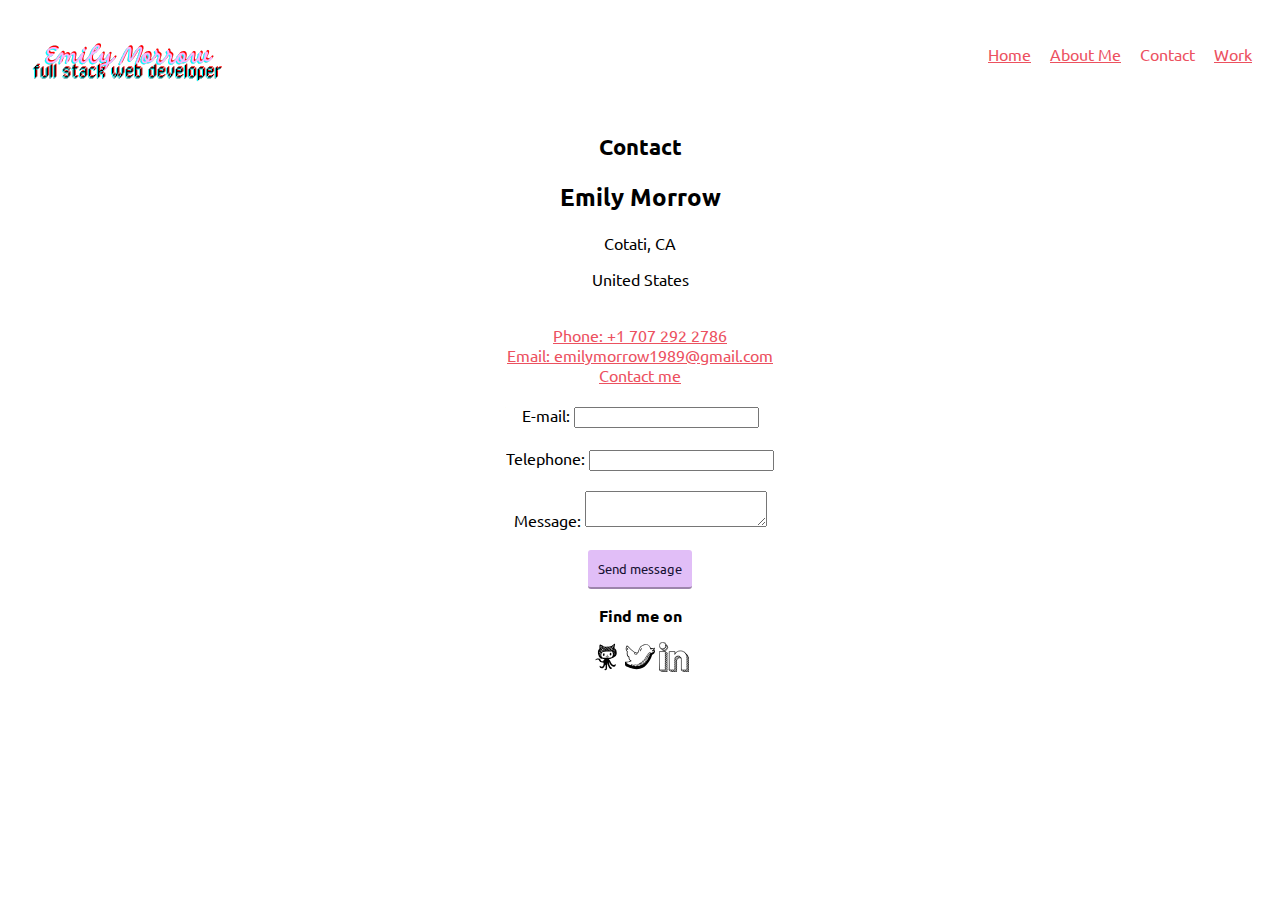
<file: contact.html>
<!DOCTYPE html>
<html>
    <head>
        <meta charset="utf-8">
        <title>Emily Morrow, Full Stack Web Developer</title>
        <link rel="icon" type="image/png" href="/img/favicon-32x32.png" sizes="32x32" />
        <link rel="preconnect" href="https://fonts.googleapis.com">
        <link rel="preconnect" href="https://fonts.gstatic.com" crossorigin>
        <link href="https://fonts.googleapis.com/css2?family=Ubuntu:ital,wght@0,300;0,400;0,500;0,700;1,300;1,400;1,500;1,700&display=swap" rel="stylesheet">
        <link rel="stylesheet" type="text/css" href="css/style.production.css">
        <meta name="viewport" content="width=device-width, initial-scale=1">
    </head>

    <body>
        <header class="page-header">
            <img src="img/emily-morrow-logo.png" alt="Personal logo of Emily Morrow, Full Stack Web Developer, Emily Morrow in pink cursive letters, Full Stack Web Developer in pixelated style lettering" >
            <nav>
                <ul role="menubar" class="navigation-list">
                    <li role="presentation">
                        <a href="index.html" role="menuitem" class="navigation-list__item">Home</a>
                    </li> 
                    <li role="presentation">
                        <a href="about.html" role="menuitem" class="navigation-list__item">About Me</a>
                    </li>
                    <li role="presentation">
                        <a href="contact.html" role="menuitem" class="navigation-list__item navigation-list__item--active">Contact</a>
                    </li>
                    <li role="presentation">
                        <a href="work.html" role="menuitem" class="navigation-list__item">Work</a>
                    </li>
                </ul>
                </nav>
        </header>
    <main class="container">
        <h1>Contact</h1>
        <div>
            <h2>Emily Morrow</h2>
            <p>Cotati, CA</p>
            <p>United States</p>
            <br>
            <a href="tel:+1 707 292 2786">Phone: +1 707 292 2786</a>
            <br>
            <a href="mailto:emilymorrow1989@gmail.com">Email: emilymorrow1989@gmail.com</a>
            <br>
            <a href="mailto:emilymorrow1989@gmail.com">Contact me</a>
        </div>
        <br>
        <form action="" method="post" id="contact-form">
            <label class="standard-label" for="contact-email"> E-mail:</label>
            <input type="email" id="contact-email" required>
            <br>
            <br>
            <label class="standard-label" for="contact-telephone">Telephone:</label>
            <input type="tel" id="contact-telephone" pattern="\d{3}[\-]\d{3}[\-]\d{4}">
            <br>
            <br>
            <label class="standard-label" for="contact-message">Message:</label>
            <textarea maxlength="240" id="contact-message"></textarea>
            <br>
            <br>
            <input type="submit" class="button" value="Send message">
        </form>
    </main>
        <footer>
            <p>Find me on</p>
            <a href="https://github.com/emilym1989/" target="_blank"><img src="img/github_icon.svg" alt="Github"></a>
            <a href="https://x.com" target="_blank"><img src="img/twitter_icon.svg" alt="Twitter"></a>
            <a href="https://www.linkedin.com/in/emilymorrowchc/" target="_blank"><img src="img/linkedin_icon.svg" alt="LinkedIn"></a>
        <br>
        </footer>
    </body>
</html>
</file>
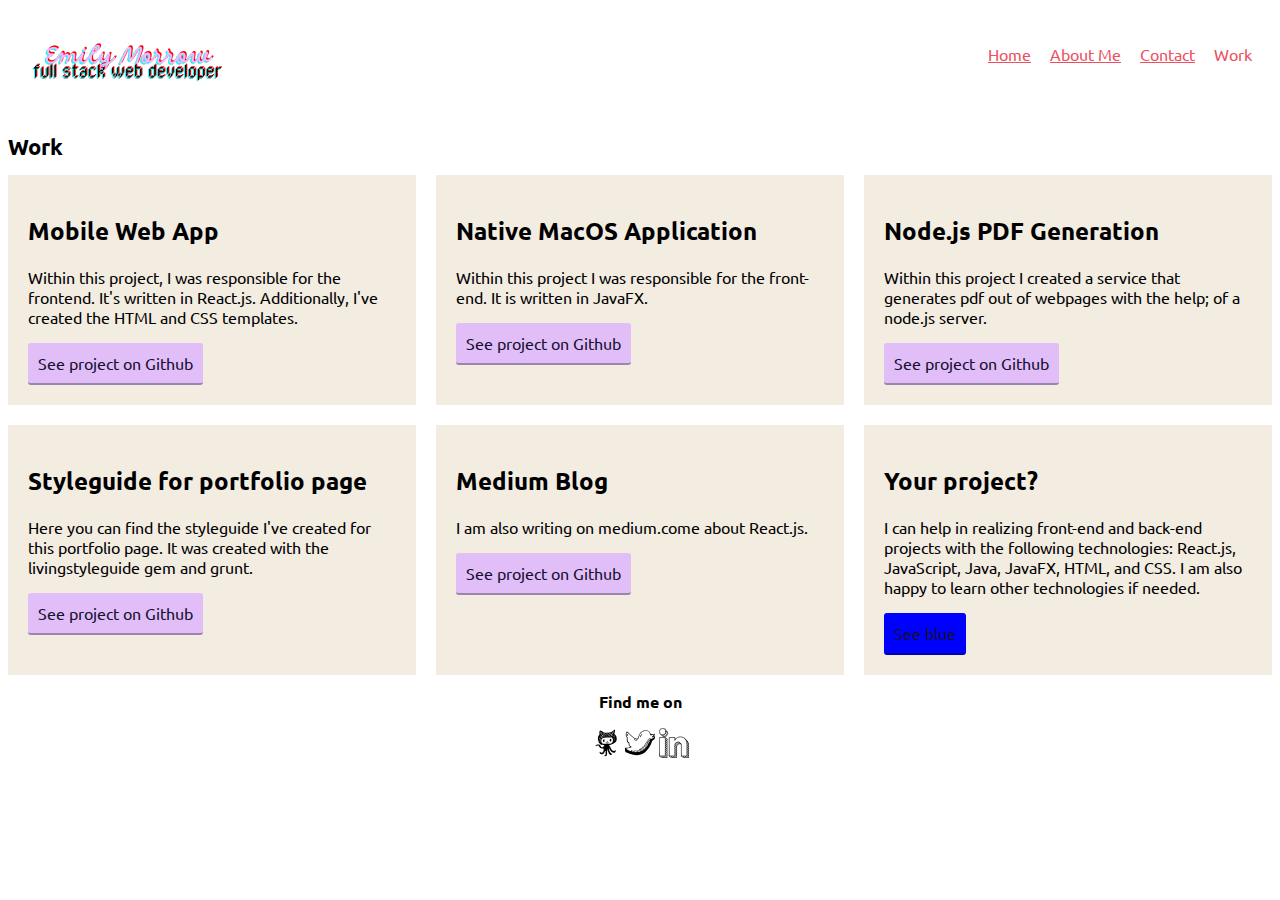
<file: work.html>
<!DOCTYPE html>
<html>
    <head>
        <meta charset="utf-8">
        <title>Emily Morrow, Full Stack Web Developer</title>
        <link rel="icon" type="image/png" href="/img/favicon-32x32.png" sizes="32x32" />
        <link rel="preconnect" href="https://fonts.googleapis.com">
        <link rel="preconnect" href="https://fonts.gstatic.com" crossorigin>
        <link href="https://fonts.googleapis.com/css2?family=Ubuntu:ital,wght@0,300;0,400;0,500;0,700;1,300;1,400;1,500;1,700&display=swap" rel="stylesheet">
        <link rel="stylesheet" type="text/css" href="css/style.production.css">
        <meta name="viewport" content="width=device-width, initial-scale=1">
    </head>

    <body>
        <header class="page-header">
            <img src="img/emily-morrow-logo.png" alt="Personal logo of Emily Morrow, Full Stack Web Developer, Emily Morrow in pink cursive letters, Full Stack Web Developer in pixelated style lettering" >
            <nav>
                <ul role="menubar" class="navigation-list">
                    <li role="presentation">
                        <a href="index.html" role="menuitem" class="navigation-list__item">Home</a>
                    </li> 
                    <li role="presentation">
                        <a href="about.html" role="menuitem" class="navigation-list__item">About Me</a>
                    </li>
                    <li role="presentation">
                        <a href="contact.html" role="menuitem" class="navigation-list__item">Contact</a>
                    </li>
                    <li role="presentation">
                        <a href="work.html" role="menuitem" class="navigation-list__item navigation-list__item--active">Work</a>
                    </li>
                </ul>
                </nav>
        </header>

        <section>
            <h1>Work</h1>
            <div class="grid">
                <div class="grid_item">
                    <h2>Mobile Web App</h2>
                    <p>
                        Within this project, I was responsible for the frontend. It's written in React.js. Additionally, I've created the HTML and CSS templates.
                    </p>
                    <a href="#" class="button">See project on Github</a>
                </div>
                <div class="grid_item">
                    <h2>Native MacOS Application</h2>
                    <p>
                        Within this project I was responsible for the front-end. It is written in JavaFX.
                    </p>
                    <a href="#" class="button">See project on Github</a>
                </div>
                <div class="grid_item">
                    <h2>Node.js PDF Generation</h2>
                    <p>
                        Within this project I created a service that generates pdf out of webpages with the help; of a node.js server.
                    </p>
                    <a href="#" class="button">See project on Github</a>
                </div>
                <div class="grid_item">
                    <h2>Styleguide for portfolio page</h2>
                    <p>
                        Here you can find the styleguide I've created for this portfolio page. It was created with the livingstyleguide gem and grunt.
                    </p>
                    <a href="#" class="button">See project on Github</a>
                </div>
                <div class="grid_item">
                    <h2>Medium Blog</h2>
                    <p>
                        I am also writing on medium.come about React.js.
                    </p>
                    <a href="#" class="button">See project on Github</a>
                </div>
                <div class="grid_item">
                    <h2>Your project?</h2>
                    <p>
                        I can help in realizing front-end and back-end projects with the following technologies: React.js, JavaScript, Java, JavaFX, HTML, and CSS. I am also happy to learn other technologies if needed.
                    </p>
                    <a href="#" class="button background-blue">See blue</a>
                </div>
            </div>
        </section>

        <footer class="page-footer">
            <p>Find me on</p>
            <div class="social-media">
                <a href="https://github.com/emilym1989/" target="_blank"><img src="img/github_icon.svg" alt="Github"></a>
                <a href="https://x.com" target="_blank"><img src="img/twitter_icon.svg" alt="Twitter"></a>
                <a href="https://www.linkedin.com/in/emilymorrowchc/" target="_blank"><img src="img/linkedin_icon.svg" alt="LinkedIn"></a>
            </div>
        </footer>
    </body>

</html>
</file>
<file: css/style.production.css>
/*
* Prefixed by https://autoprefixer.github.io
* PostCSS: v8.4.14,
* Autoprefixer: v10.4.7
* Browsers: last 4 version
*/

:root {
  --link-color-primary: #ec515f;
  --link-color-visited: #161032;
  --link-color-active: #E4840d;
  --button-color-primary: #e1bef7;
  --button-font-color: #161032;
  --border-bottom-color: rgba(0, 0, 0, 0.3);
  --grid-item-background-color: #e1bef7;
}
.navigation-list__item--active {
  text-decoration: none;
}
body {
  font-family: 'Ubuntu', sans-serif;
  font-weight: 400;
}
tbody {
  font-style: italic;
}
.container {
  width: 90%;
  max-width: 1200px;
  margin: 0 auto;
  text-align: center;
}
footer {
  font-weight: 600;
  text-align: center;
}
a {
  color: var(--link-color-primary);
}
a:visited {
  color: var(--link-color-visited);
}
a:hover, a :focus {
  text-decoration: none;
}
a:active {
  color: var(--link-color-active);
}
button, .button {
  border: none;
  display: inline-block;
  font-family: inherit;
  background-color: var(--button-color-primary);
  color: var(--button-font-color);
  text-decoration: none;
  padding: 10px;
  border-radius: 3px;
  border-bottom: 2px solid var(--border-bottom-color);
  -webkit-transition: opacity 0.9s;
  -o-transition: opacity 0.9s;
  transition: opacity 0.9s;
}
button:hover, .button:hover, button :focus, .button :focus {
  cursor: pointer;
  opacity: 0.8;

}
button:visited, .button:visited {
  color: var(--button-font-color);
}

.background-blue {
  background-color: blue;
}
.profile_portrait {
  float: left;
  width: 250px;
  margin-right: 40px;
  border-radius: 50%;
}
.page-footer {
  clear: both;
  display: -webkit-box;
  display: -ms-flexbox;
  display: flex;
  -webkit-box-orient: vertical;
  -webkit-box-direction: normal;
      -ms-flex-direction: column;
          flex-direction: column;
  text-align: center;
}
.about-me-text {
  width: 80%;
}
.profile {
  max-width: 700px;
  margin: 0 auto;
}
* {
  -webkit-box-sizing: border-box;
          box-sizing: border-box;
}
.page-header {
  display: -webkit-box;
  display: -ms-flexbox;
  display: flex;
  width: 100%;
  padding: 20px;
  -webkit-box-pack: justify;
      -ms-flex-pack: justify;
          justify-content: space-between;
}
.page-header_item {
  -webkit-box-flex: 0;
      -ms-flex: 0 1 200px;
          flex: 0 1 200px;
}
.page-header_item :last-child {
  -webkit-box-flex: 1;
      -ms-flex-positive: 1;
          flex-grow: 1;
  text-align: right;
}
.navigation-list {
  list-style-type: none;
}
.navigation-list li {
  display: inline-block;
  margin-left: 15px;
}
.grid {
  display: -ms-grid;
  display: grid;
  -ms-grid-columns: 1fr 20px 1fr 20px 1fr;
  grid-template-columns: 1fr 1fr 1fr;
  grid-gap: 20px;
}
.grid_item {
  background-color: #f2ece1;
  -webkit-transition: 0.2s ease;
  -o-transition: 0.2s ease;
  transition: 0.2s ease;
  padding: 20px;
}
.grid_item:hover {
  -webkit-transform: scale(1.05);
      -ms-transform: scale(1.05);
          transform: scale(1.05);
  cursor: pointer;
}
.grid_item:last-child {
  -ms-grid-column: 3;
  grid-column: 3;
      grid-column-start: 3;
  -ms-grid-column-span: 0;
  grid-column-end: 3;
  -ms-grid-row: 1;
  grid-row: 1;
      grid-row-start: 1;
  -ms-grid-row-span: 2;
  grid-row-end: 3;
}
@-webkit-keyframes color-change {
  0% {
    fill: #edc655;
  }
  50% {
    fill: #fcffad;
  }
  100% {
    fill: #f76414;
  }
}
@keyframes color-change {
  0% {
    fill: #edc655;
  }
  50% {
    fill: #fcffad;
  }
  100% {
    fill: #f76414;
  }
}
.sun {
  -webkit-animation: 4s color-change infinite alternate linear;
          animation: 4s color-change infinite alternate linear;
}
@-webkit-keyframes cloud-move {
  from {
    -webkit-transform: translate(0, 50px);
            transform: translate(0, 50px);
  }
  to {
    -webkit-transform: translate(200px, 50px);
            transform: translate(200px, 50px);
  }
}
@keyframes cloud-move {
  from {
    -webkit-transform: translate(0, 50px);
            transform: translate(0, 50px);
  }
  to {
    -webkit-transform: translate(200px, 50px);
            transform: translate(200px, 50px);
  }
}
.cloud-front {
  -webkit-animation: 30s cloud-move infinite alternate linear;
          animation: 30s cloud-move infinite alternate linear;
}
@-webkit-keyframes cloud-move-reverse {
  from {
    -webkit-transform: translate(446px, 48px);
            transform: translate(446px, 48px);
  }
  to {
    -webkit-transform: translate(100px, 48px);
            transform: translate(100px, 48px);
  }
}
@keyframes cloud-move-reverse {
  from {
    -webkit-transform: translate(446px, 48px);
            transform: translate(446px, 48px);
  }
  to {
    -webkit-transform: translate(100px, 48px);
            transform: translate(100px, 48px);
  }
}
.cloud-back {
  -webkit-animation: 34s cloud-move-reverse infinite alternate linear;
          animation: 34s cloud-move-reverse infinite alternate linear;
}
@media (max-width: 750px) {
  .grid {
    grid-gap: 10px;
  }
}
@media (max-width: 750px) and (min-width: 500px) and (max-width: 750px) {
  .grid {
    -ms-grid-columns: 1fr 10px 1fr;
    grid-template-columns: 1fr 1fr;
  }
}
@media (max-width: 500px) {
  .grid {
    -ms-grid-columns: 1fr;
    grid-template-columns: 1fr;
  }
}
.grid_item:last-child {
  grid-column: auto / auto;
  grid-row: auto / auto;
}
h1 {
  font-size: 22px;
}
.experience_table {
  text-align: center;
}
</file>
